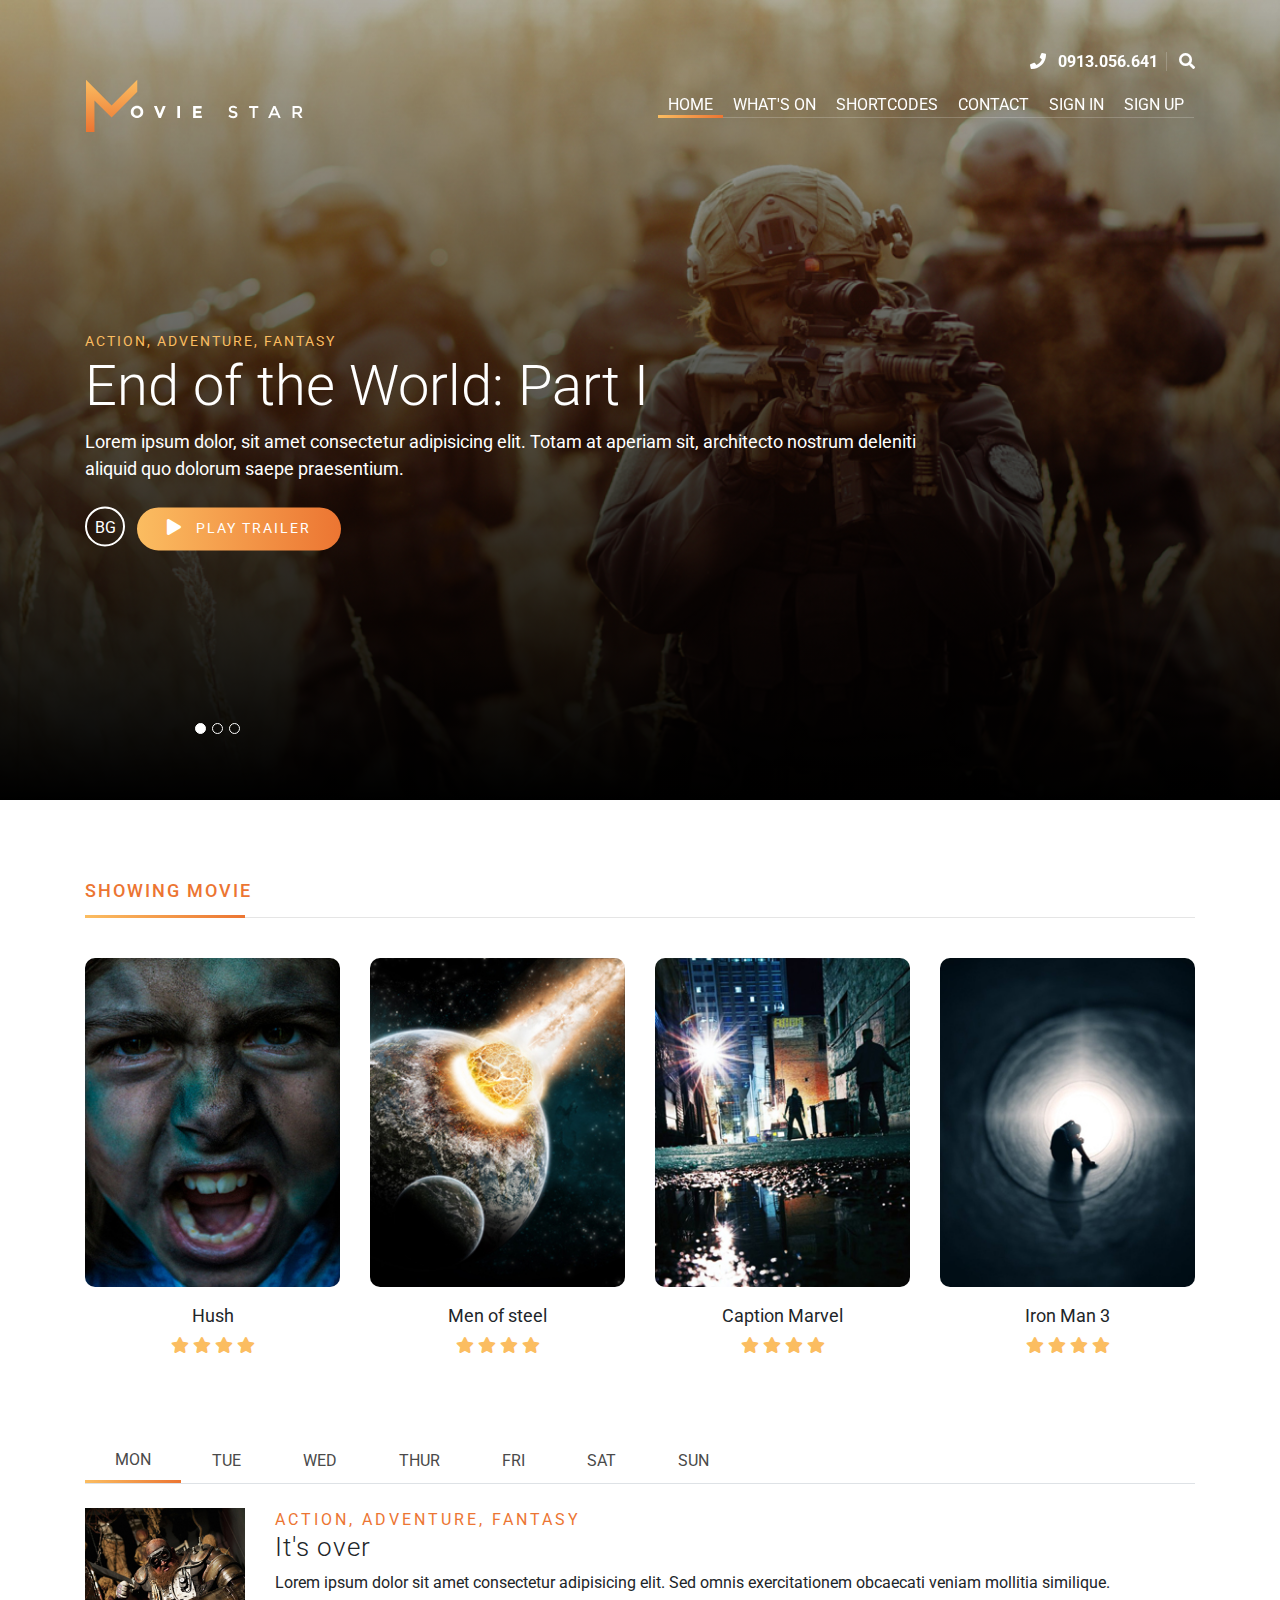
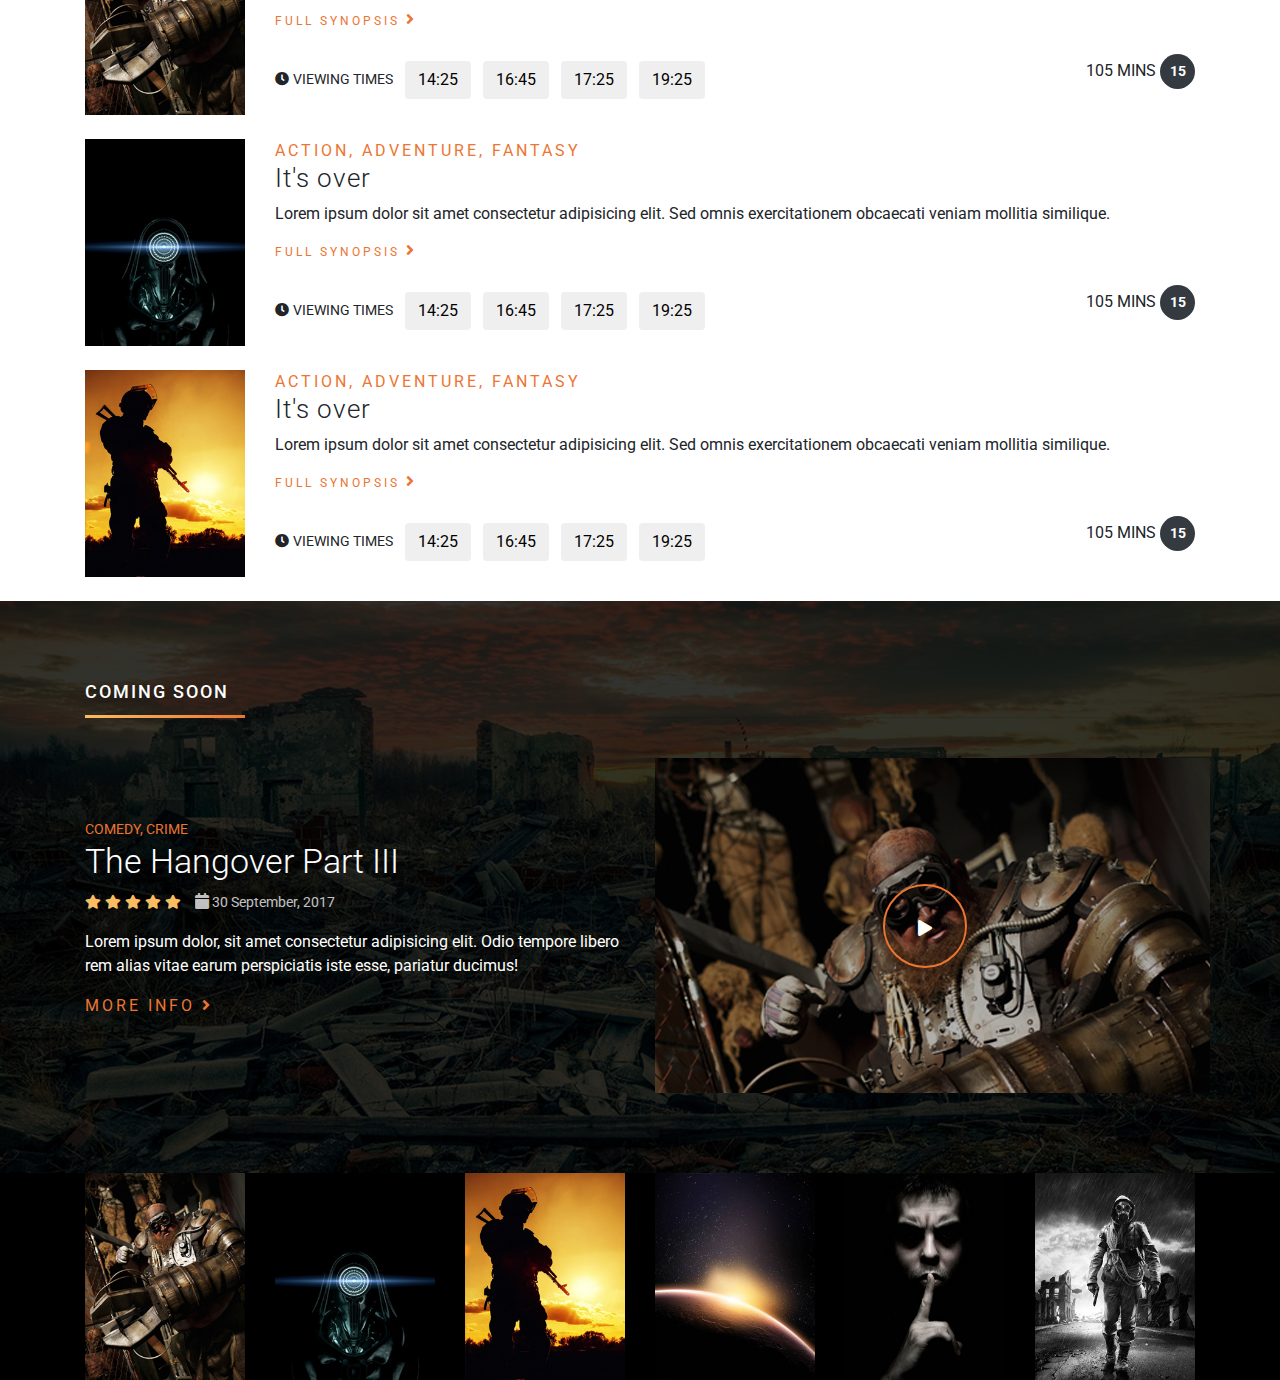
<file: Project-CyberMovie/index.html>
<!DOCTYPE html>
<html lang="en">

<head>
    <meta charset="UTF-8">
    <meta name="viewport" content="width=device-width, initial-scale=1.0">
    <title>CyberMovie</title>
    <!-- BOOTSTRAP -->
    <link rel="stylesheet" href="https://maxcdn.bootstrapcdn.com/bootstrap/4.0.0/css/bootstrap.min.css"
        integrity="sha384-Gn5384xqQ1aoWXA+058RXPxPg6fy4IWvTNh0E263XmFcJlSAwiGgFAW/dAiS6JXm" crossorigin="anonymous">
    <!-- FONT GOOGLE -->
    <link href="https://fonts.googleapis.com/css2?family=Roboto:wght@300;400;700&display=swap" rel="stylesheet">
    <!-- FONT AWESOME -->
    <link rel="stylesheet" href="https://cdnjs.cloudflare.com/ajax/libs/font-awesome/5.14.0/css/all.min.css">
    <!-- MAIN CSS -->
    <link rel="stylesheet" href="./css/index.css">
</head>

<body>
    <!-- HEADER -->
    <header class="header">
        <div class="container header-detail">
            <p class="text-right text-white mb-0">
                <i class="fa fa-phone"></i>
                <span class="mx-2 border-right pr-2 font-weight-bold">0913.056.641</span>
                <i class="fa fa-search"></i>
            </p>
        </div>
        <nav class="container navbar navbar-expand-lg navbar-dark header__navbar py-0">
            <a class="navbar-brand" href="#">
                <img src="./img/logo.svg">
            </a>
            <button class="navbar-toggler" type="button" data-toggle="collapse" data-target="#myNavbar"
                aria-controls="navbarSupportedContent" aria-expanded="false" aria-label="Toggle navigation">
                <span class="navbar-toggler-icon"></span>
            </button>
            <div class="collapse navbar-collapse" id="myNavbar">
                <ul class="navbar-nav ml-auto">
                    <li class="nav-item line active">
                        <a class="nav-link " href="#">HOME <span class="sr-only">(current)</span></a>
                    </li>
                    <li class="nav-item line">
                        <a class="nav-link " href="#">WHAT'S ON</a>
                    </li>
                    <li class="nav-item line">
                        <a class="nav-link" href="#">SHORTCODES</a>
                    </li>
                    <li class="nav-item line">
                        <a class="nav-link " href="#">CONTACT</a>
                    </li>
                    <li class="nav-item line">
                        <a class="nav-link " href="#">SIGN IN</a>
                    </li>
                    <li class="nav-item line">
                        <a class="nav-link " href="#">SIGN UP</a>
                    </li>
                </ul>
            </div>
        </nav>
    </header>
    <!-- CAROUSEL -->
    <section class="my-carousel">
        <div id="carousel" class="carousel slide carousel-fade" data-ride="carousel">
            <ol class="carousel-indicators justify-content-start">
                <li data-target="#carousel" data-slide-to="0" class="active"></li>
                <li data-target="#carousel" data-slide-to="1"></li>
                <li data-target="#carousel" data-slide-to="2"></li>
            </ol>
            <div class="carousel-inner">
                <div class="carousel-item active item-1">
                    <div class="carousel-item__overlay">

                    </div>
                    <div class="container carousel-item__caption text-white">
                        <span class="title">ACTION, ADVENTURE, FANTASY</span>
                        <h1 class="display-4">End of the World: Part I</h1>
                        <p>Lorem ipsum dolor, sit amet consectetur adipisicing elit. Totam at aperiam sit, architecto
                            nostrum deleniti aliquid quo dolorum saepe praesentium.</p>
                        <div class="carousel-item__trailer mt-4">
                            <span class="mr-2 text-white d-inline-block rounded-circle text-center">BG</span>
                            <button class="btn-orange border-0 text-white">
                                <i class="fa fa-play mr-2"></i>
                                PLAY TRAILER
                            </button>
                        </div>
                    </div>
                </div>
                <div class="carousel-item item-2">
                    <div class="carousel-item__overlay">

                    </div>
                    <div class="container carousel-item__caption text-white">
                        <span class="title">ACTION, ADVENTURE, FANTASY</span>
                        <h1 class="display-4">End of the World: Part II</h1>
                        <p>Lorem ipsum dolor, sit amet consectetur adipisicing elit. Totam at aperiam sit, architecto
                            nostrum deleniti aliquid quo dolorum saepe praesentium.</p>
                        <div class="carousel-item__trailer mt-4">
                            <span class="mr-2 text-white d-inline-block rounded-circle text-center">BG</span>
                            <button class="btn-orange border-0 text-white">
                                <i class="fa fa-play mr-2"></i>
                                PLAY TRAILER
                            </button>
                        </div>
                    </div>
                </div>
                <div class="carousel-item item-3">
                    <div class="carousel-item__overlay">

                    </div>
                    <div class="container carousel-item__caption text-white">
                        <span class="title">ACTION, ADVENTURE, FANTASY</span>
                        <h1 class="display-4">End of the World: Part III</h1>
                        <p>Lorem ipsum dolor, sit amet consectetur adipisicing elit. Totam at aperiam sit, architecto
                            nostrum deleniti aliquid quo dolorum saepe praesentium.</p>
                        <div class="carousel-item__trailer mt-4">
                            <span class="mr-2 text-white d-inline-block rounded-circle text-center">BG</span>
                            <button class="btn-orange border-0 text-white">
                                <i class="fa fa-play mr-2"></i>
                                PLAY TRAILER
                            </button>
                        </div>
                    </div>
                </div>
            </div>
        </div>
    </section>
    <!-- SHOWING MOVIE -->
    <section class="movie">
        <div class="container">
            <h1 class="movie__title line section-title">SHOWING MOVIE</h1>
            <div class="row">
                <div class="col-sm-6 col-lg-3 text-center">
                    <div class="movie__item text-white">
                        <img src="./img/movie-1.jpg" class="w-100">
                        <div class="movie__overlay"></div>
                        <div class="movie__detail">
                            <i class="fa fa-play d-block"></i>
                            <a class="d-block">READ MORE</a>
                            <span class="d-block">Released: 7, March 2017</span>
                        </div>
                    </div>
                    <p class="movie__name">Hush</p>
                    <i class="fa fa-star movie__star"></i>
                    <i class="fa fa-star movie__star"></i>
                    <i class="fa fa-star movie__star"></i>
                    <i class="fa fa-star movie__star"></i>
                </div>
                <div class="col-sm-6 col-lg-3 text-center">
                    <div class="movie__item text-white">
                        <img src="./img/movie-2.jpg" class="w-100">
                        <div class="movie__overlay"></div>
                        <div class="movie__detail">
                            <i class="fa fa-play d-block"></i>
                            <a class="d-block">READ MORE</a>
                            <span class="d-block">Released: 7, March 2017</span>
                        </div>
                    </div>
                    <p class="movie__name">Men of steel</p>
                    <i class="fa fa-star movie__star"></i>
                    <i class="fa fa-star movie__star"></i>
                    <i class="fa fa-star movie__star"></i>
                    <i class="fa fa-star movie__star"></i>
                </div>
                <div class="col-sm-6 col-lg-3 text-center">
                    <div class="movie__item text-white">
                        <img src="./img/movie-3.jpg" class="w-100">
                        <div class="movie__overlay"></div>
                        <div class="movie__detail">
                            <i class="fa fa-play d-block"></i>
                            <a class="d-block">READ MORE</a>
                            <span class="d-block">Released: 7, March 2017</span>
                        </div>
                    </div>
                    <p class="movie__name">Caption Marvel</p>
                    <i class="fa fa-star movie__star"></i>
                    <i class="fa fa-star movie__star"></i>
                    <i class="fa fa-star movie__star"></i>
                    <i class="fa fa-star movie__star"></i>
                </div>
                <div class="col-sm-6 col-lg-3 text-center">
                    <div class="movie__item text-white">
                        <img src="./img/movie-4.jpg" class="w-100">
                        <div class="movie__overlay"></div>
                        <div class="movie__detail">
                            <i class="fa fa-play d-block"></i>
                            <a class="d-block">READ MORE</a>
                            <span class="d-block">Released: 7, March 2017</span>
                        </div>
                    </div>
                    <p class="movie__name">Iron Man 3</p>
                    <i class="fa fa-star movie__star"></i>
                    <i class="fa fa-star movie__star"></i>
                    <i class="fa fa-star movie__star"></i>
                    <i class="fa fa-star movie__star"></i>
                </div>
            </div>
        </div>
    </section>
    <!-- SHOWING TIME -->
    <section class="showtime">
        <div class="container">
            <ul class="nav nav-tabs" id="myTab" role="tablist">
                <li class="nav-item" role="presentation">
                    <a class="nav-link line active" id="home-tab" data-toggle="tab" href="#mon" role="tab">MON</a>
                </li>
                <li class="nav-item" role="presentation">
                    <a class="nav-link line" id="home-tab" data-toggle="tab" href="#tue" role="tab">TUE</a>
                </li>
                <li class="nav-item" role="presentation">
                    <a class="nav-link line" id="home-tab" data-toggle="tab" href="#wed" role="tab">WED</a>
                </li>
                <li class="nav-item" role="presentation">
                    <a class="nav-link line" id="home-tab" data-toggle="tab" href="#thur" role="tab">THUR</a>
                </li>
                <li class="nav-item" role="presentation">
                    <a class="nav-link line" id="home-tab" data-toggle="tab" href="#fri" role="tab">FRI</a>
                </li>
                <li class="nav-item" role="presentation">
                    <a class="nav-link line" id="home-tab" data-toggle="tab" href="#sat" role="tab">SAT</a>
                </li>
                <li class="nav-item" role="presentation">
                    <a class="nav-link line" id="home-tab" data-toggle="tab" href="#sun" role="tab">SUN</a>
                </li>

            </ul>
            <div class="tab-content" id="myTabContent">
                <div class="tab-pane fade show active" id="mon" role="tabpanel">
                    <div class="row showtime-movie my-4">
                        <div class="col-2">
                            <img src="./img/movie-11.jpg" class="img-fluid">
                        </div>
                        <div class="col-10">
                            <div class="showtime-detail ">
                                <span>ACTION, ADVENTURE, FANTASY</span>
                                <h1 class="display-4">It's over</h1>
                                <p>Lorem ipsum dolor sit amet consectetur adipisicing elit. Sed omnis exercitationem
                                    obcaecati veniam mollitia similique.</p>
                                <a href="#" class="d-block mb-4">
                                    FULL SYNOPSIS
                                    <i class="fa fa-angle-right"></i>
                                </a>
                                <div class="showtime-list d-flex justify-content-between align-items-center">
                                    <div class="">
                                        <i class="fa fa-clock"></i>
                                        <span class="mr-2">VIEWING TIMES</span>
                                        <button class="btn mr-2">14:25</button>
                                        <button class="btn mr-2">16:45</button>
                                        <button class="btn mr-2">17:25</button>
                                        <button class="btn mr-2">19:25</button>
                                    </div>
                                    <p class="showtime-length">
                                        105 MINS
                                        <span class="d-inline-block bg-dark text-white font-weight-bold">15</span>
                                    </p>
                                </div>
                            </div>
                        </div>
                    </div>
                    <div class="row showtime-movie my-4">
                        <div class="col-2">
                            <img src="./img/movie-12.jpg" class="img-fluid">
                        </div>
                        <div class="col-10">
                            <div class="showtime-detail ">
                                <span>ACTION, ADVENTURE, FANTASY</span>
                                <h1 class="display-4">It's over</h1>
                                <p>Lorem ipsum dolor sit amet consectetur adipisicing elit. Sed omnis exercitationem
                                    obcaecati veniam mollitia similique.</p>
                                <a href="#" class="d-block mb-4">
                                    FULL SYNOPSIS
                                    <i class="fa fa-angle-right"></i>
                                </a>
                                <div class="showtime-list d-flex justify-content-between align-items-center">
                                    <div class="">
                                        <i class="fa fa-clock"></i>
                                        <span class="mr-2">VIEWING TIMES</span>
                                        <button class="btn mr-2">14:25</button>
                                        <button class="btn mr-2">16:45</button>
                                        <button class="btn mr-2">17:25</button>
                                        <button class="btn mr-2">19:25</button>
                                    </div>
                                    <p class="showtime-length">
                                        105 MINS
                                        <span class="d-inline-block bg-dark text-white font-weight-bold">15</span>
                                    </p>
                                </div>
                            </div>
                        </div>
                    </div>
                    <div class="row showtime-movie my-4">
                        <div class="col-2">
                            <img src="./img/movie-13.jpg" class="img-fluid">
                        </div>
                        <div class="col-10">
                            <div class="showtime-detail ">
                                <span>ACTION, ADVENTURE, FANTASY</span>
                                <h1 class="display-4">It's over</h1>
                                <p>Lorem ipsum dolor sit amet consectetur adipisicing elit. Sed omnis exercitationem
                                    obcaecati veniam mollitia similique.</p>
                                <a href="#" class="d-block mb-4">
                                    FULL SYNOPSIS
                                    <i class="fa fa-angle-right"></i>
                                </a>
                                <div class="showtime-list d-flex justify-content-between align-items-center">
                                    <div class="">
                                        <i class="fa fa-clock"></i>
                                        <span class="mr-2">VIEWING TIMES</span>
                                        <button class="btn mr-2">14:25</button>
                                        <button class="btn mr-2">16:45</button>
                                        <button class="btn mr-2">17:25</button>
                                        <button class="btn mr-2">19:25</button>
                                    </div>
                                    <p class="showtime-length">
                                        105 MINS
                                        <span class="d-inline-block bg-dark text-white font-weight-bold">15</span>
                                    </p>
                                </div>
                            </div>
                        </div>
                    </div>
                </div>
                <div class="tab-pane fade " id="tue" role="tabpanel">
                    <div class="row showtime-movie my-4">
                        <div class="col-2">
                            <img src="./img/movie-3.jpg" class="img-fluid">
                        </div>
                        <div class="col-10">
                            <div class="showtime-detail ">
                                <span>ACTION, ADVENTURE, FANTASY</span>
                                <h1 class="display-4">It's over</h1>
                                <p>Lorem ipsum dolor sit amet consectetur adipisicing elit. Sed omnis exercitationem
                                    obcaecati veniam mollitia similique.</p>
                                <a href="#" class="d-block mb-4">
                                    FULL SYNOPSIS
                                    <i class="fa fa-angle-right"></i>
                                </a>
                                <div class="showtime-list d-flex justify-content-between align-items-center">
                                    <div class="">
                                        <i class="fa fa-clock"></i>
                                        <span class="mr-2">VIEWING TIMES</span>
                                        <button class="btn mr-2">14:25</button>
                                        <button class="btn mr-2">16:45</button>
                                        <button class="btn mr-2">17:25</button>
                                        <button class="btn mr-2">19:25</button>
                                    </div>
                                    <p class="showtime-length">
                                        105 MINS
                                        <span class="d-inline-block bg-dark text-white font-weight-bold">15</span>
                                    </p>
                                </div>
                            </div>
                        </div>
                    </div>
                    <div class="row showtime-movie my-4">
                        <div class="col-2">
                            <img src="./img/movie-2.jpg" class="img-fluid">
                        </div>
                        <div class="col-10">
                            <div class="showtime-detail ">
                                <span>ACTION, ADVENTURE, FANTASY</span>
                                <h1 class="display-4">It's over</h1>
                                <p>Lorem ipsum dolor sit amet consectetur adipisicing elit. Sed omnis exercitationem
                                    obcaecati veniam mollitia similique.</p>
                                <a href="#" class="d-block mb-4">
                                    FULL SYNOPSIS
                                    <i class="fa fa-angle-right"></i>
                                </a>
                                <div class="showtime-list d-flex justify-content-between align-items-center">
                                    <div class="">
                                        <i class="fa fa-clock"></i>
                                        <span class="mr-2">VIEWING TIMES</span>
                                        <button class="btn mr-2">14:25</button>
                                        <button class="btn mr-2">16:45</button>
                                        <button class="btn mr-2">17:25</button>
                                        <button class="btn mr-2">19:25</button>
                                    </div>
                                    <p class="showtime-length">
                                        105 MINS
                                        <span class="d-inline-block bg-dark text-white font-weight-bold">15</span>
                                    </p>
                                </div>
                            </div>
                        </div>
                    </div>
                    <div class="row showtime-movie my-4">
                        <div class="col-2">
                            <img src="./img/movie-1.jpg" class="img-fluid">
                        </div>
                        <div class="col-10">
                            <div class="showtime-detail ">
                                <span>ACTION, ADVENTURE, FANTASY</span>
                                <h1 class="display-4">It's over</h1>
                                <p>Lorem ipsum dolor sit amet consectetur adipisicing elit. Sed omnis exercitationem
                                    obcaecati veniam mollitia similique.</p>
                                <a href="#" class="d-block mb-4">
                                    FULL SYNOPSIS
                                    <i class="fa fa-angle-right"></i>
                                </a>
                                <div class="showtime-list d-flex justify-content-between align-items-center">
                                    <div class="">
                                        <i class="fa fa-clock"></i>
                                        <span class="mr-2">VIEWING TIMES</span>
                                        <button class="btn mr-2">14:25</button>
                                        <button class="btn mr-2">16:45</button>
                                        <button class="btn mr-2">17:25</button>
                                        <button class="btn mr-2">19:25</button>
                                    </div>
                                    <p class="showtime-length">
                                        105 MINS
                                        <span class="d-inline-block bg-dark text-white font-weight-bold">15</span>
                                    </p>
                                </div>
                            </div>
                        </div>
                    </div>
                </div>
                <div class="tab-pane fade " id="wed" role="tabpanel">
                    <div class="row showtime-movie my-4">
                        <div class="col-2">
                            <img src="./img/movie-6.jpg" class="img-fluid">
                        </div>
                        <div class="col-10">
                            <div class="showtime-detail ">
                                <span>ACTION, ADVENTURE, FANTASY</span>
                                <h1 class="display-4">It's over</h1>
                                <p>Lorem ipsum dolor sit amet consectetur adipisicing elit. Sed omnis exercitationem
                                    obcaecati veniam mollitia similique.</p>
                                <a href="#" class="d-block mb-4">
                                    FULL SYNOPSIS
                                    <i class="fa fa-angle-right"></i>
                                </a>
                                <div class="showtime-list d-flex justify-content-between align-items-center">
                                    <div class="">
                                        <i class="fa fa-clock"></i>
                                        <span class="mr-2">VIEWING TIMES</span>
                                        <button class="btn mr-2">14:25</button>
                                        <button class="btn mr-2">16:45</button>
                                        <button class="btn mr-2">17:25</button>
                                        <button class="btn mr-2">19:25</button>
                                    </div>
                                    <p class="showtime-length">
                                        105 MINS
                                        <span class="d-inline-block bg-dark text-white font-weight-bold">15</span>
                                    </p>
                                </div>
                            </div>
                        </div>
                    </div>
                    <div class="row showtime-movie my-4">
                        <div class="col-2">
                            <img src="./img/movie-5.jpg" class="img-fluid">
                        </div>
                        <div class="col-10">
                            <div class="showtime-detail ">
                                <span>ACTION, ADVENTURE, FANTASY</span>
                                <h1 class="display-4">It's over</h1>
                                <p>Lorem ipsum dolor sit amet consectetur adipisicing elit. Sed omnis exercitationem
                                    obcaecati veniam mollitia similique.</p>
                                <a href="#" class="d-block mb-4">
                                    FULL SYNOPSIS
                                    <i class="fa fa-angle-right"></i>
                                </a>
                                <div class="showtime-list d-flex justify-content-between align-items-center">
                                    <div class="">
                                        <i class="fa fa-clock"></i>
                                        <span class="mr-2">VIEWING TIMES</span>
                                        <button class="btn mr-2">14:25</button>
                                        <button class="btn mr-2">16:45</button>
                                        <button class="btn mr-2">17:25</button>
                                        <button class="btn mr-2">19:25</button>
                                    </div>
                                    <p class="showtime-length">
                                        105 MINS
                                        <span class="d-inline-block bg-dark text-white font-weight-bold">15</span>
                                    </p>
                                </div>
                            </div>
                        </div>
                    </div>
                    <div class="row showtime-movie my-4">
                        <div class="col-2">
                            <img src="./img/movie-4.jpg" class="img-fluid">
                        </div>
                        <div class="col-10">
                            <div class="showtime-detail ">
                                <span>ACTION, ADVENTURE, FANTASY</span>
                                <h1 class="display-4">It's over</h1>
                                <p>Lorem ipsum dolor sit amet consectetur adipisicing elit. Sed omnis exercitationem
                                    obcaecati veniam mollitia similique.</p>
                                <a href="#" class="d-block mb-4">
                                    FULL SYNOPSIS
                                    <i class="fa fa-angle-right"></i>
                                </a>
                                <div class="showtime-list d-flex justify-content-between align-items-center">
                                    <div class="">
                                        <i class="fa fa-clock"></i>
                                        <span class="mr-2">VIEWING TIMES</span>
                                        <button class="btn mr-2">14:25</button>
                                        <button class="btn mr-2">16:45</button>
                                        <button class="btn mr-2">17:25</button>
                                        <button class="btn mr-2">19:25</button>
                                    </div>
                                    <p class="showtime-length">
                                        105 MINS
                                        <span class="d-inline-block bg-dark text-white font-weight-bold">15</span>
                                    </p>
                                </div>
                            </div>
                        </div>
                    </div>
                </div>
                <div class="tab-pane fade " id="thur" role="tabpanel">
                    <div class="row showtime-movie my-4">
                        <div class="col-2">
                            <img src="./img/movie-9.jpg" class="img-fluid">
                        </div>
                        <div class="col-10">
                            <div class="showtime-detail ">
                                <span>ACTION, ADVENTURE, FANTASY</span>
                                <h1 class="display-4">It's over</h1>
                                <p>Lorem ipsum dolor sit amet consectetur adipisicing elit. Sed omnis exercitationem
                                    obcaecati veniam mollitia similique.</p>
                                <a href="#" class="d-block mb-4">
                                    FULL SYNOPSIS
                                    <i class="fa fa-angle-right"></i>
                                </a>
                                <div class="showtime-list d-flex justify-content-between align-items-center">
                                    <div class="">
                                        <i class="fa fa-clock"></i>
                                        <span class="mr-2">VIEWING TIMES</span>
                                        <button class="btn mr-2">14:25</button>
                                        <button class="btn mr-2">16:45</button>
                                        <button class="btn mr-2">17:25</button>
                                        <button class="btn mr-2">19:25</button>
                                    </div>
                                    <p class="showtime-length">
                                        105 MINS
                                        <span class="d-inline-block bg-dark text-white font-weight-bold">15</span>
                                    </p>
                                </div>
                            </div>
                        </div>
                    </div>
                    <div class="row showtime-movie my-4">
                        <div class="col-2">
                            <img src="./img/movie-8.jpg" class="img-fluid">
                        </div>
                        <div class="col-10">
                            <div class="showtime-detail ">
                                <span>ACTION, ADVENTURE, FANTASY</span>
                                <h1 class="display-4">It's over</h1>
                                <p>Lorem ipsum dolor sit amet consectetur adipisicing elit. Sed omnis exercitationem
                                    obcaecati veniam mollitia similique.</p>
                                <a href="#" class="d-block mb-4">
                                    FULL SYNOPSIS
                                    <i class="fa fa-angle-right"></i>
                                </a>
                                <div class="showtime-list d-flex justify-content-between align-items-center">
                                    <div class="">
                                        <i class="fa fa-clock"></i>
                                        <span class="mr-2">VIEWING TIMES</span>
                                        <button class="btn mr-2">14:25</button>
                                        <button class="btn mr-2">16:45</button>
                                        <button class="btn mr-2">17:25</button>
                                        <button class="btn mr-2">19:25</button>
                                    </div>
                                    <p class="showtime-length">
                                        105 MINS
                                        <span class="d-inline-block bg-dark text-white font-weight-bold">15</span>
                                    </p>
                                </div>
                            </div>
                        </div>
                    </div>
                    <div class="row showtime-movie my-4">
                        <div class="col-2">
                            <img src="./img/movie-7.jpg" class="img-fluid">
                        </div>
                        <div class="col-10">
                            <div class="showtime-detail ">
                                <span>ACTION, ADVENTURE, FANTASY</span>
                                <h1 class="display-4">It's over</h1>
                                <p>Lorem ipsum dolor sit amet consectetur adipisicing elit. Sed omnis exercitationem
                                    obcaecati veniam mollitia similique.</p>
                                <a href="#" class="d-block mb-4">
                                    FULL SYNOPSIS
                                    <i class="fa fa-angle-right"></i>
                                </a>
                                <div class="showtime-list d-flex justify-content-between align-items-center">
                                    <div class="">
                                        <i class="fa fa-clock"></i>
                                        <span class="mr-2">VIEWING TIMES</span>
                                        <button class="btn mr-2">14:25</button>
                                        <button class="btn mr-2">16:45</button>
                                        <button class="btn mr-2">17:25</button>
                                        <button class="btn mr-2">19:25</button>
                                    </div>
                                    <p class="showtime-length">
                                        105 MINS
                                        <span class="d-inline-block bg-dark text-white font-weight-bold">15</span>
                                    </p>
                                </div>
                            </div>
                        </div>
                    </div>
                </div>
                <div class="tab-pane fade " id="fri" role="tabpanel">
                    <div class="row showtime-movie my-4">
                        <div class="col-2">
                            <img src="./img/movie-14.jpg" class="img-fluid">
                        </div>
                        <div class="col-10">
                            <div class="showtime-detail ">
                                <span>ACTION, ADVENTURE, FANTASY</span>
                                <h1 class="display-4">It's over</h1>
                                <p>Lorem ipsum dolor sit amet consectetur adipisicing elit. Sed omnis exercitationem
                                    obcaecati veniam mollitia similique.</p>
                                <a href="#" class="d-block mb-4">
                                    FULL SYNOPSIS
                                    <i class="fa fa-angle-right"></i>
                                </a>
                                <div class="showtime-list d-flex justify-content-between align-items-center">
                                    <div class="">
                                        <i class="fa fa-clock"></i>
                                        <span class="mr-2">VIEWING TIMES</span>
                                        <button class="btn mr-2">14:25</button>
                                        <button class="btn mr-2">16:45</button>
                                        <button class="btn mr-2">17:25</button>
                                        <button class="btn mr-2">19:25</button>
                                    </div>
                                    <p class="showtime-length">
                                        105 MINS
                                        <span class="d-inline-block bg-dark text-white font-weight-bold">15</span>
                                    </p>
                                </div>
                            </div>
                        </div>
                    </div>
                    <div class="row showtime-movie my-4">
                        <div class="col-2">
                            <img src="./img/movie-11.jpg" class="img-fluid">
                        </div>
                        <div class="col-10">
                            <div class="showtime-detail ">
                                <span>ACTION, ADVENTURE, FANTASY</span>
                                <h1 class="display-4">It's over</h1>
                                <p>Lorem ipsum dolor sit amet consectetur adipisicing elit. Sed omnis exercitationem
                                    obcaecati veniam mollitia similique.</p>
                                <a href="#" class="d-block mb-4">
                                    FULL SYNOPSIS
                                    <i class="fa fa-angle-right"></i>
                                </a>
                                <div class="showtime-list d-flex justify-content-between align-items-center">
                                    <div class="">
                                        <i class="fa fa-clock"></i>
                                        <span class="mr-2">VIEWING TIMES</span>
                                        <button class="btn mr-2">14:25</button>
                                        <button class="btn mr-2">16:45</button>
                                        <button class="btn mr-2">17:25</button>
                                        <button class="btn mr-2">19:25</button>
                                    </div>
                                    <p class="showtime-length">
                                        105 MINS
                                        <span class="d-inline-block bg-dark text-white font-weight-bold">15</span>
                                    </p>
                                </div>
                            </div>
                        </div>
                    </div>
                    <div class="row showtime-movie my-4">
                        <div class="col-2">
                            <img src="./img/movie-3.jpg" class="img-fluid">
                        </div>
                        <div class="col-10">
                            <div class="showtime-detail ">
                                <span>ACTION, ADVENTURE, FANTASY</span>
                                <h1 class="display-4">It's over</h1>
                                <p>Lorem ipsum dolor sit amet consectetur adipisicing elit. Sed omnis exercitationem
                                    obcaecati veniam mollitia similique.</p>
                                <a href="#" class="d-block mb-4">
                                    FULL SYNOPSIS
                                    <i class="fa fa-angle-right"></i>
                                </a>
                                <div class="showtime-list d-flex justify-content-between align-items-center">
                                    <div class="">
                                        <i class="fa fa-clock"></i>
                                        <span class="mr-2">VIEWING TIMES</span>
                                        <button class="btn mr-2">14:25</button>
                                        <button class="btn mr-2">16:45</button>
                                        <button class="btn mr-2">17:25</button>
                                        <button class="btn mr-2">19:25</button>
                                    </div>
                                    <p class="showtime-length">
                                        105 MINS
                                        <span class="d-inline-block bg-dark text-white font-weight-bold">15</span>
                                    </p>
                                </div>
                            </div>
                        </div>
                    </div>
                </div>
                <div class="tab-pane fade " id="sat" role="tabpanel">
                    <div class="row showtime-movie my-4">
                        <div class="col-2">
                            <img src="./img/movie-11.jpg" class="img-fluid">
                        </div>
                        <div class="col-10">
                            <div class="showtime-detail ">
                                <span>ACTION, ADVENTURE, FANTASY</span>
                                <h1 class="display-4">It's over</h1>
                                <p>Lorem ipsum dolor sit amet consectetur adipisicing elit. Sed omnis exercitationem
                                    obcaecati veniam mollitia similique.</p>
                                <a href="#" class="d-block mb-4">
                                    FULL SYNOPSIS
                                    <i class="fa fa-angle-right"></i>
                                </a>
                                <div class="showtime-list d-flex justify-content-between align-items-center">
                                    <div class="">
                                        <i class="fa fa-clock"></i>
                                        <span class="mr-2">VIEWING TIMES</span>
                                        <button class="btn mr-2">14:25</button>
                                        <button class="btn mr-2">16:45</button>
                                        <button class="btn mr-2">17:25</button>
                                        <button class="btn mr-2">19:25</button>
                                    </div>
                                    <p class="showtime-length">
                                        105 MINS
                                        <span class="d-inline-block bg-dark text-white font-weight-bold">15</span>
                                    </p>
                                </div>
                            </div>
                        </div>
                    </div>
                    <div class="row showtime-movie my-4">
                        <div class="col-2">
                            <img src="./img/movie-1.jpg" class="img-fluid">
                        </div>
                        <div class="col-10">
                            <div class="showtime-detail ">
                                <span>ACTION, ADVENTURE, FANTASY</span>
                                <h1 class="display-4">It's over</h1>
                                <p>Lorem ipsum dolor sit amet consectetur adipisicing elit. Sed omnis exercitationem
                                    obcaecati veniam mollitia similique.</p>
                                <a href="#" class="d-block mb-4">
                                    FULL SYNOPSIS
                                    <i class="fa fa-angle-right"></i>
                                </a>
                                <div class="showtime-list d-flex justify-content-between align-items-center">
                                    <div class="">
                                        <i class="fa fa-clock"></i>
                                        <span class="mr-2">VIEWING TIMES</span>
                                        <button class="btn mr-2">14:25</button>
                                        <button class="btn mr-2">16:45</button>
                                        <button class="btn mr-2">17:25</button>
                                        <button class="btn mr-2">19:25</button>
                                    </div>
                                    <p class="showtime-length">
                                        105 MINS
                                        <span class="d-inline-block bg-dark text-white font-weight-bold">15</span>
                                    </p>
                                </div>
                            </div>
                        </div>
                    </div>
                    <div class="row showtime-movie my-4">
                        <div class="col-2">
                            <img src="./img/movie-13.jpg" class="img-fluid">
                        </div>
                        <div class="col-10">
                            <div class="showtime-detail ">
                                <span>ACTION, ADVENTURE, FANTASY</span>
                                <h1 class="display-4">It's over</h1>
                                <p>Lorem ipsum dolor sit amet consectetur adipisicing elit. Sed omnis exercitationem
                                    obcaecati veniam mollitia similique.</p>
                                <a href="#" class="d-block mb-4">
                                    FULL SYNOPSIS
                                    <i class="fa fa-angle-right"></i>
                                </a>
                                <div class="showtime-list d-flex justify-content-between align-items-center">
                                    <div class="">
                                        <i class="fa fa-clock"></i>
                                        <span class="mr-2">VIEWING TIMES</span>
                                        <button class="btn mr-2">14:25</button>
                                        <button class="btn mr-2">16:45</button>
                                        <button class="btn mr-2">17:25</button>
                                        <button class="btn mr-2">19:25</button>
                                    </div>
                                    <p class="showtime-length">
                                        105 MINS
                                        <span class="d-inline-block bg-dark text-white font-weight-bold">15</span>
                                    </p>
                                </div>
                            </div>
                        </div>
                    </div>
                </div>
                <div class="tab-pane fade " id="sun" role="tabpanel">
                    <div class="row showtime-movie my-4">
                        <div class="col-2">
                            <img src="./img/movie-6.jpg" class="img-fluid">
                        </div>
                        <div class="col-10">
                            <div class="showtime-detail ">
                                <span>ACTION, ADVENTURE, FANTASY</span>
                                <h1 class="display-4">It's over</h1>
                                <p>Lorem ipsum dolor sit amet consectetur adipisicing elit. Sed omnis exercitationem
                                    obcaecati veniam mollitia similique.</p>
                                <a href="#" class="d-block mb-4">
                                    FULL SYNOPSIS
                                    <i class="fa fa-angle-right"></i>
                                </a>
                                <div class="showtime-list d-flex justify-content-between align-items-center">
                                    <div class="">
                                        <i class="fa fa-clock"></i>
                                        <span class="mr-2">VIEWING TIMES</span>
                                        <button class="btn mr-2">14:25</button>
                                        <button class="btn mr-2">16:45</button>
                                        <button class="btn mr-2">17:25</button>
                                        <button class="btn mr-2">19:25</button>
                                    </div>
                                    <p class="showtime-length">
                                        105 MINS
                                        <span class="d-inline-block bg-dark text-white font-weight-bold">15</span>
                                    </p>
                                </div>
                            </div>
                        </div>
                    </div>
                    <div class="row showtime-movie my-4">
                        <div class="col-2">
                            <img src="./img/movie-9.jpg" class="img-fluid">
                        </div>
                        <div class="col-10">
                            <div class="showtime-detail ">
                                <span>ACTION, ADVENTURE, FANTASY</span>
                                <h1 class="display-4">It's over</h1>
                                <p>Lorem ipsum dolor sit amet consectetur adipisicing elit. Sed omnis exercitationem
                                    obcaecati veniam mollitia similique.</p>
                                <a href="#" class="d-block mb-4">
                                    FULL SYNOPSIS
                                    <i class="fa fa-angle-right"></i>
                                </a>
                                <div class="showtime-list d-flex justify-content-between align-items-center">
                                    <div class="">
                                        <i class="fa fa-clock"></i>
                                        <span class="mr-2">VIEWING TIMES</span>
                                        <button class="btn mr-2">14:25</button>
                                        <button class="btn mr-2">16:45</button>
                                        <button class="btn mr-2">17:25</button>
                                        <button class="btn mr-2">19:25</button>
                                    </div>
                                    <p class="showtime-length">
                                        105 MINS
                                        <span class="d-inline-block bg-dark text-white font-weight-bold">15</span>
                                    </p>
                                </div>
                            </div>
                        </div>
                    </div>
                    <div class="row showtime-movie my-4">
                        <div class="col-2">
                            <img src="./img/movie-7.jpg" class="img-fluid">
                        </div>
                        <div class="col-10">
                            <div class="showtime-detail ">
                                <span>ACTION, ADVENTURE, FANTASY</span>
                                <h1 class="display-4">It's over</h1>
                                <p>Lorem ipsum dolor sit amet consectetur adipisicing elit. Sed omnis exercitationem
                                    obcaecati veniam mollitia similique.</p>
                                <a href="#" class="d-block mb-4">
                                    FULL SYNOPSIS
                                    <i class="fa fa-angle-right"></i>
                                </a>
                                <div class="showtime-list d-flex justify-content-between align-items-center">
                                    <div class="">
                                        <i class="fa fa-clock"></i>
                                        <span class="mr-2">VIEWING TIMES</span>
                                        <button class="btn mr-2">14:25</button>
                                        <button class="btn mr-2">16:45</button>
                                        <button class="btn mr-2">17:25</button>
                                        <button class="btn mr-2">19:25</button>
                                    </div>
                                    <p class="showtime-length">
                                        105 MINS
                                        <span class="d-inline-block bg-dark text-white font-weight-bold">15</span>
                                    </p>
                                </div>
                            </div>
                        </div>
                    </div>
                </div>
            </div>
    </section>
    <!-- COMING SOON -->
    <section class="coming">
        <div class="coming-bg">
            <div class="container">
                <h1 class="section-title line">COMING SOON</h1>
                <div class="row">
                    <div class="col-6 d-flex align-items-center">
                        <div class="coming-detail text-white">
                            <span>COMEDY, CRIME</span>
                            <h1 class="display-4">The Hangover Part III</h1>
                            <p>
                                <i class="fa fa-star"></i>
                                <i class="fa fa-star"></i>
                                <i class="fa fa-star"></i>
                                <i class="fa fa-star"></i>
                                <i class="fa fa-star"></i>
                                <span class="coming-date">
                                    <i class="fa fa-calendar"></i>
                                    30 September, 2017
                                </span>
                            <p>Lorem ipsum dolor, sit amet consectetur adipisicing elit. Odio tempore libero rem alias
                                vitae earum perspiciatis iste esse, pariatur ducimus!</p>
                            <a href="#">MORE INFO <i class="fa fa-angle-right"></i></a>
                            </p>
                        </div>
                    </div>
                    <div class="col-6">
                        <div class="coming-trailer">
                            <img src="./img/slide-3-video.png">
                            <i class="fa fa-play"></i>
                        </div>
                    </div>
                </div>
            </div>
        </div>
        <div class="coming-list">
            <div class="container">
                <div class="row">
                    <div class="col-2">
                        <img src="./img/movie-11.jpg" class="img-fluid">
                    </div>
                    <div class="col-2">
                        <img src="./img/movie-12.jpg" class="img-fluid">
                    </div>
                    <div class="col-2">
                        <img src="./img/movie-13.jpg" class="img-fluid">
                    </div>
                    <div class="col-2">
                        <img src="./img/movie-14.jpg" class="img-fluid">
                    </div>
                    <div class="col-2">
                        <img src="./img/movie-7.jpg" class="img-fluid">
                    </div>
                    <div class="col-2">
                        <img src="./img/movie-8.jpg" class="img-fluid">
                    </div>
                </div>
            </div>
        </div>
    </section>
    <!-- CONTACT -->
    <sectiOn class="contact">

    </sectiOn>
    <!-- FOOTER -->
    <footer class="footer">

    </footer>
    <!-- JQUERY -->
    <script src="https://code.jquery.com/jquery-3.2.1.slim.min.js"
        integrity="sha384-KJ3o2DKtIkvYIK3UENzmM7KCkRr/rE9/Qpg6aAZGJwFDMVNA/GpGFF93hXpG5KkN"
        crossorigin="anonymous"></script>
    <!-- POPPER -->
    <script src="https://cdnjs.cloudflare.com/ajax/libs/popper.js/1.12.9/umd/popper.min.js"
        integrity="sha384-ApNbgh9B+Y1QKtv3Rn7W3mgPxhU9K/ScQsAP7hUibX39j7fakFPskvXusvfa0b4Q"
        crossorigin="anonymous"></script>
    <!-- BOOTSTRAP -->
    <script src="https://maxcdn.bootstrapcdn.com/bootstrap/4.0.0/js/bootstrap.min.js"
        integrity="sha384-JZR6Spejh4U02d8jOt6vLEHfe/JQGiRRSQQxSfFWpi1MquVdAyjUar5+76PVCmYl"
        crossorigin="anonymous"></script>
</body>

</html>
</file>
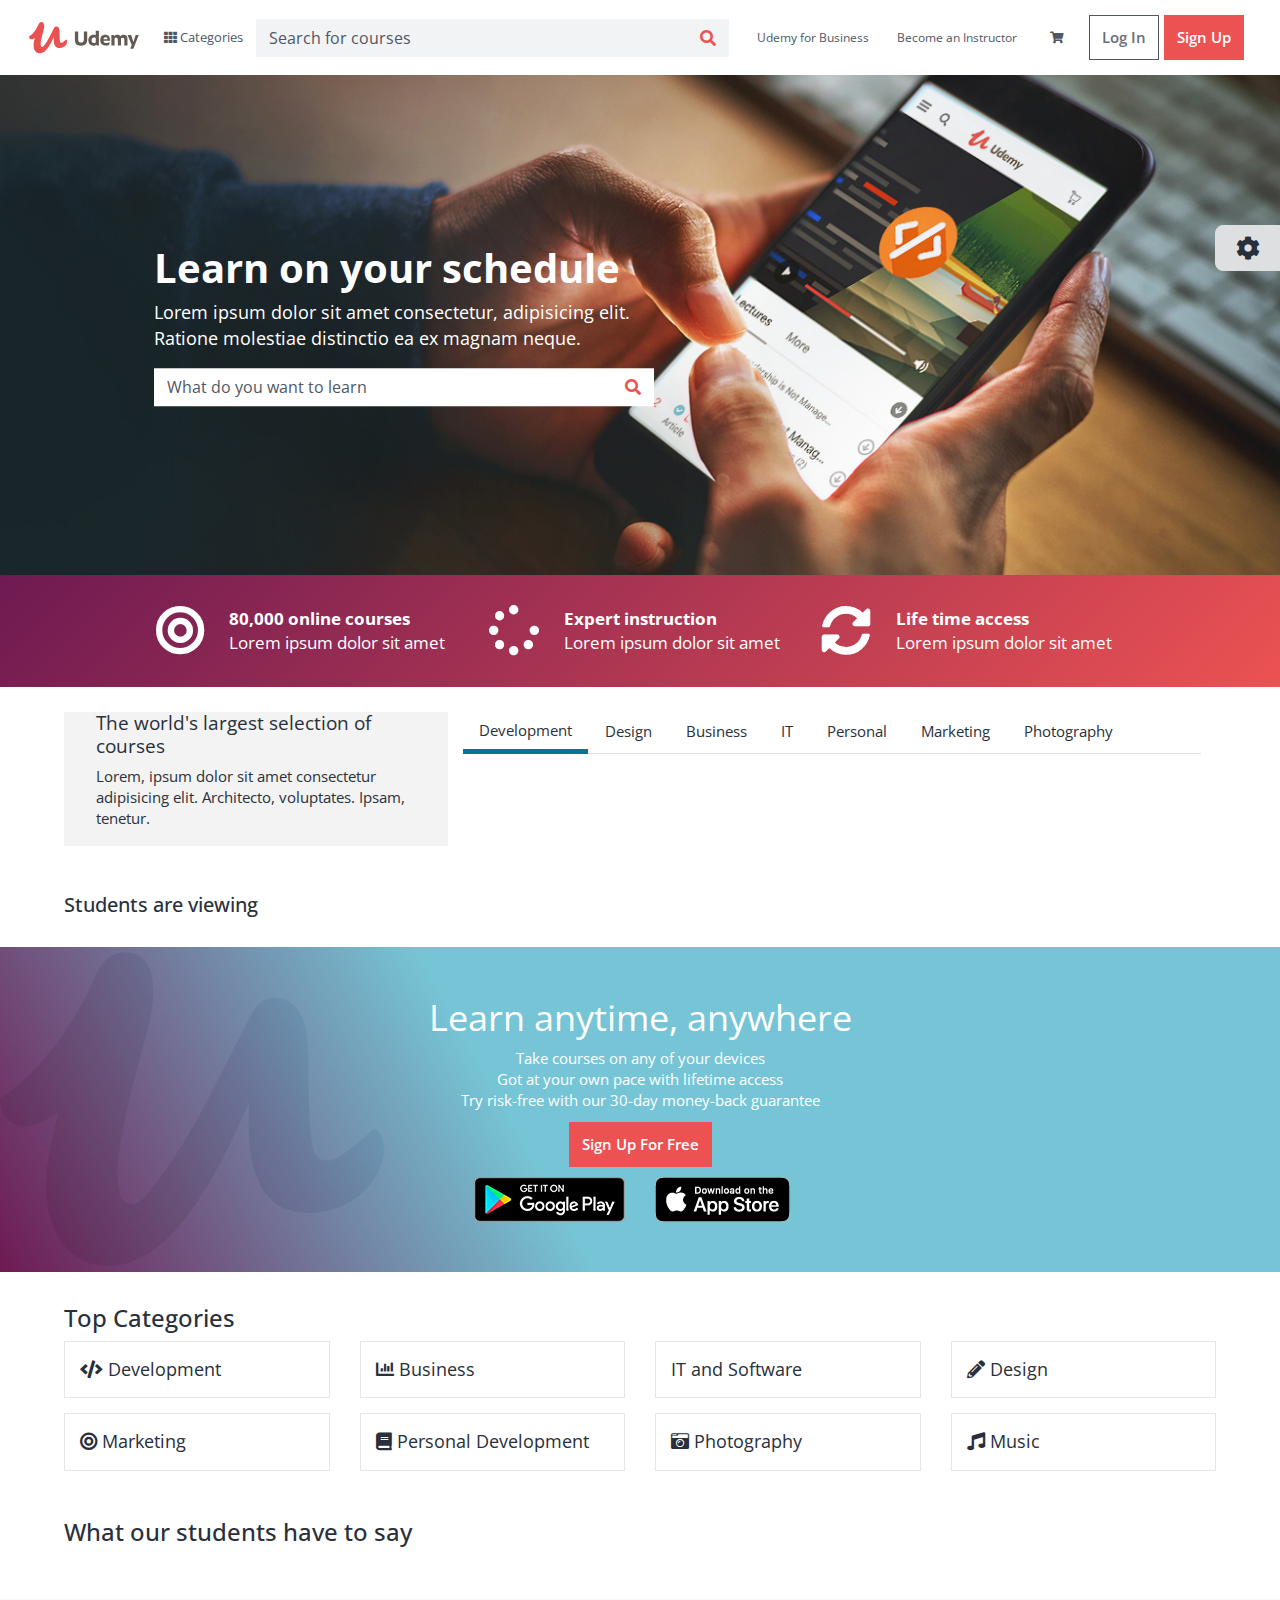
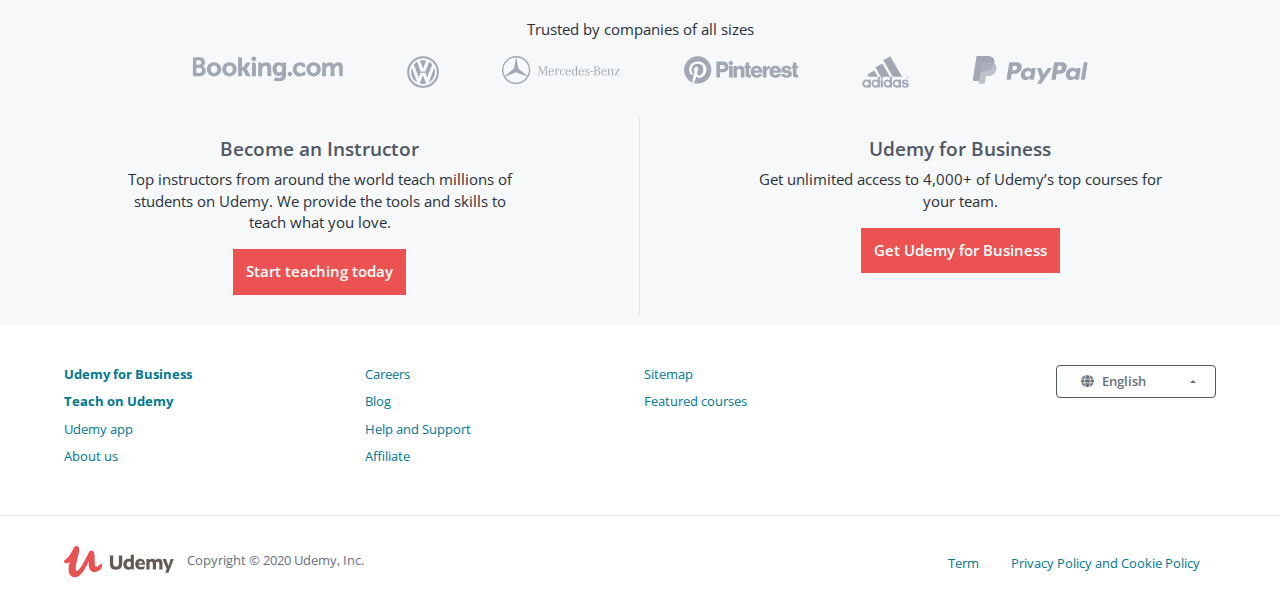
<file: HTML5-CSS3-BS4 Project/Elearning-SASS/index.html>
<!DOCTYPE html>
<html lang="en">

<head>
    <meta charset="UTF-8">
    <meta name="viewport" content="width=device-width, initial-scale=1.0">
    <title>Udemy Official Website</title>
    <!-- OWL CAROUSEL -->
    <link rel="stylesheet" href="./css/owl.carousel.min.css">
    <link rel="stylesheet" href="./css/owl.theme.default.min.css">
    <!-- BS4 CSS -->
    <link rel="stylesheet" href="https://stackpath.bootstrapcdn.com/bootstrap/4.5.2/css/bootstrap.min.css"
        integrity="sha384-JcKb8q3iqJ61gNV9KGb8thSsNjpSL0n8PARn9HuZOnIxN0hoP+VmmDGMN5t9UJ0Z" crossorigin="anonymous">
    <!-- FONT AWESOME -->
    <link rel="stylesheet" href="https://cdnjs.cloudflare.com/ajax/libs/font-awesome/5.14.0/css/all.min.css">
    <!-- FONT GG -->
    <link href="https://fonts.googleapis.com/css2?family=Open+Sans:wght@300;400;700&display=swap" rel="stylesheet">
    <!-- MAIN CSS -->
    <link rel="stylesheet" href="./css/main.css">
</head>

<body>
    <!-- SIDEBAR MINI -->
    <div class="sidebarMini">
        <button class="sidebarMini__button">
            <i class="fa fa-cog"></i>
        </button>
        <div class="sidebarMini__content">
            <h2>Dark Mode</h2>
            <div class="d-flex">
                <span>Off</span>
                <label class="switch" for="checkbox">
                    <input type="checkbox" name="" id="checkbox">
                    <div class="slider"></div>
                </label>
                <span>On</span>
            </div>
        </div>
    </div>
    <!-- HEADER -->
    <header>
        <nav class="myNavBar navbar navbar-expand-md navbar-light">
            <div class="d-md-none col-sm-2 col-3">
                <button class="navbar-toggler " type="button" data-toggle="collapse"
                    data-target="#navbarSupportedContent" aria-controls="navbarSupportedContent" aria-expanded="false"
                    aria-label="Toggle navigation">
                    <span class="navbar-toggler-icon"></span>
                </button>
            </div>
            <div class="col-xl-7 col-lg-9 col-md-8 col-sm-8 col-6 myNavBar__col">
                <div class="myNavBar__left">
                    <a class="navbar-brand" href="#">
                        <img class="logo-black" src="./img/logo-coral.svg" alt="logo black">
                        <img class="logo-white" src="./img/logo-coral-white.svg" alt="logo white">
                    </a>
                    <div class="myNavBar__categories">
                        <i class="fa fa-th"></i>
                        <span>Categories</span>
                    </div>
                    <form class="myNavBar__form-search">
                        <div class="input-group">
                            <input type="text" class="form-control" placeholder="Search for courses">
                            <div class="input-group-append">
                                <span class="input-group-text" id="basic-addon2">
                                    <i class="fa fa-search"></i>
                                </span>
                            </div>
                        </div>
                    </form>
                </div>
            </div>
            <div class="col-xl-5 col-lg-3 col-md-4 col-sm-2 col-3 myNavBar--reset">
                <div class="myNavBar__right">
                    <ul class="navbar-nav mr-auto">
                        <li class="nav-item business">
                            <a class="nav-link" href="#">Udemy for Business</a>
                            <div class="overlay">
                                <p>Lorem ipsum dolor, sit amet consectetur adipisicing elit. Dicta, in!</p>
                                <a href="#">Try Udemy For Business</a>
                            </div>
                        </li>
                        <li class="nav-item instructor">
                            <a class="nav-link" href="#">Become an Instructor</a>
                            <div class="overlay">
                                <p>Lorem ipsum dolor, sit amet consectetur adipisicing elit. Dicta, in!</p>
                                <a href="#">Try Udemy For Business</a>
                            </div>
                        </li>
                        <li class="nav-item myNavBar__cart text-center">
                            <a class="nav-link" href="#">
                                <i class="fa fa-shopping-cart"></i>
                            </a>
                        </li>
                        <li class="nav-item myNavBar__button">
                            <button class="button button--white">Log In</button>
                            <button class="button button--red">Sign Up</button>
                        </li>
                    </ul>
                </div>
            </div>




            </div>
        </nav>
    </header>
    <!-- COVER -->
    <section class="cover">
        <div class="cover__content">
            <h1>Learn on your schedule</h1>
            <p>Lorem ipsum dolor sit amet consectetur, adipisicing elit. Ratione molestiae distinctio ea ex magnam
                neque.</p>
            <form class="cover__form">
                <div class="input-group">
                    <input type="text" class="form-control" placeholder="What do you want to learn">
                    <div class="input-group-append">
                        <span class="input-group-text" id="basic-addon2">
                            <i class="fa fa-search"></i>
                        </span>
                    </div>
                </div>
            </form>
        </div>
    </section>
    <!-- INTRO -->
    <section class="intro">
        <div class="intro__content">
            <div class="row">
                <div class="col-4">
                    <div class="intro__item">
                        <div class="intro__icon">
                            <i class="fa fa-bullseye"></i>
                        </div>
                        <div class="intro__detail">
                            <p>80,000 online courses</p>
                            <p>Lorem ipsum dolor sit amet</p>
                        </div>
                    </div>
                </div>
                <div class="col-4">
                    <div class="intro__item">
                        <div class="intro__icon">
                            <i class="fa fa-spinner"></i>
                        </div>
                        <div class="intro__detail">
                            <p>Expert instruction</p>
                            <p>Lorem ipsum dolor sit amet</p>
                        </div>
                    </div>
                </div>
                <div class="col-4">
                    <div class="intro__item">
                        <div class="intro__icon">
                            <i class="fa fa-sync-alt"></i>
                        </div>
                        <div class="intro__detail">
                            <p>Life time access</p>
                            <p>Lorem ipsum dolor sit amet</p>
                        </div>
                    </div>
                </div>
            </div>
        </div>
    </section>
    <!-- COURSES -->
    <section class="courses">
        <div class="courses__content">
            <div class="row">
                <div class="col-xl-4 col-md-3 col-12 courses__left">
                    <div>
                        <h2>The world's largest selection of courses</h2>
                        <p>Lorem, ipsum dolor sit amet consectetur adipisicing elit. Architecto, voluptates. Ipsam,
                            tenetur.</p>
                    </div>
                </div>
                <div class="col-xl-8 col-md-9 col-12">
                    <ul class="nav nav-tabs" id="myTab" role="tablist">
                        <li class="nav-item" role="presentation">
                            <a class="nav-link active" id="development-tab" data-toggle="tab" href="#development"
                                role="tab">Development</a>
                        </li>
                        <li class="nav-item" role="presentation">
                            <a class="nav-link" id="design-tab" data-toggle="tab" href="#design" role="tab">Design</a>
                        </li>
                        <li class="nav-item" role="presentation">
                            <a class="nav-link" id="business-tab" data-toggle="tab" href="#business"
                                role="tab">Business</a>
                        </li>
                        <li class="nav-item" role="presentation">
                            <a class="nav-link" id="IT-tab" data-toggle="tab" href="#IT" role="tab">IT</a>
                        </li>
                        <li class="nav-item" role="presentation">
                            <a class="nav-link" id="personal-tab" data-toggle="tab" href="#personal"
                                role="tab">Personal</a>
                        </li>
                        <li class="nav-item" role="presentation">
                            <a class="nav-link" id="marketing-tab" data-toggle="tab" href="#marketing"
                                role="tab">Marketing</a>
                        </li>
                        <li class="nav-item" role="presentation">
                            <a class="nav-link" id="photography-tab" data-toggle="tab" href="#photography"
                                role="tab">Photography</a>
                        </li>
                    </ul>
                    <div class="tab-content" id="myTabContent">
                        <div class="tab-pane fade show active" id="development" role="tabpanel">
                            <div class="owl-carousel owl-theme courses__carousel">
                                <div class="card">
                                    <img src="./img/kh1.jpg" class="card-img-top" alt="kh1">
                                    <div class="card-body">
                                        <h5 class="card-title">The Ultimate MySQL Bootcamp: Go from SQL Beginner to
                                            Expert</h5>
                                        <p class="card-text">Colt Steele Ian Schoonover</p>
                                        <div class="card__star">
                                            <span>
                                                <i class="fa fa-star"></i>
                                                <i class="fa fa-star"></i>
                                                <i class="fa fa-star"></i>
                                                <i class="fa fa-star"></i>
                                                <i class="fa fa-star-half"></i>
                                            </span>
                                            <span class="card__rate">4.6</span>
                                            <span class="card__total">(11.579)</span>
                                        </div>
                                        <div class="card__price">
                                            <span>$179.99</span>
                                            <span>$9.99</span>
                                        </div>
                                    </div>
                                </div>
                                <div class="card">
                                    <img src="./img/kh2.jpg" class="card-img-top" alt="kh2">
                                    <div class="card-body">
                                        <h5 class="card-title">Learning Python for Data Analysis and Visualization</h5>
                                        <p class="card-text">Jose Porttila</p>
                                        <div class="card__star">
                                            <span>
                                                <i class="fa fa-star"></i>
                                                <i class="fa fa-star"></i>
                                                <i class="fa fa-star"></i>
                                                <i class="fa fa-star"></i>
                                                <i class="fa fa-star-half"></i>
                                            </span>
                                            <span class="card__rate">4.63</span>
                                            <span class="card__total">(11.297)</span>
                                        </div>
                                        <div class="card__price">
                                            <span>$179.99</span>
                                            <span>$9.99</span>
                                        </div>
                                    </div>
                                </div>
                                <div class="card">
                                    <img src="./img/kh3.jpg" class="card-img-top" alt="kh3">
                                    <div class="card-body">
                                        <h5 class="card-title">Advance CSS and Sass: Flexbox, Grid, Animations and More!
                                        </h5>
                                        <p class="card-text">Jonas Schmedtmann</p>
                                        <div class="card__star">
                                            <span>
                                                <i class="fa fa-star"></i>
                                                <i class="fa fa-star"></i>
                                                <i class="fa fa-star"></i>
                                                <i class="fa fa-star"></i>
                                                <i class="fa fa-star-half"></i>
                                            </span>
                                            <span class="card__rate">4.8</span>
                                            <span class="card__total">(6.284)</span>
                                        </div>
                                        <div class="card__price">
                                            <span>$179.99</span>
                                            <span>$9.99</span>
                                        </div>
                                    </div>
                                </div>
                                <div class="card">
                                    <img src="./img/kh4.jpg" class="card-img-top" alt="kh4">
                                    <div class="card-body">
                                        <h5 class="card-title">Morden JavaScript From The Beginning</h5>
                                        <p class="card-text">Brad Troversy</p>
                                        <div class="card__star">
                                            <span>
                                                <i class="fa fa-star"></i>
                                                <i class="fa fa-star"></i>
                                                <i class="fa fa-star"></i>
                                                <i class="fa fa-star"></i>
                                                <i class="fa fa-star-half"></i>
                                            </span>
                                            <span class="card__rate">4.7</span>
                                            <span class="card__total">(5.284)</span>
                                        </div>
                                        <div class="card__price">
                                            <span>$179.99</span>
                                            <span>$9.99</span>
                                        </div>
                                    </div>
                                </div>
                                <div class="card">
                                    <img src="./img/kh5.jpg" class="card-img-top" alt="kh5">
                                    <div class="card-body">
                                        <h5 class="card-title">Bootstrap 4 From Scratch With 5 Projects</h5>
                                        <p class="card-text">Brad Troversy</p>
                                        <div class="card__star">
                                            <span>
                                                <i class="fa fa-star"></i>
                                                <i class="fa fa-star"></i>
                                                <i class="fa fa-star"></i>
                                                <i class="fa fa-star"></i>
                                                <i class="fa fa-star-half"></i>
                                            </span>
                                            <span class="card__rate">4.8</span>
                                            <span class="card__total">(10.284)</span>
                                        </div>
                                        <div class="card__price">
                                            <span>$179.99</span>
                                            <span>$9.99</span>
                                        </div>
                                    </div>
                                </div>
                                <div class="card">
                                    <img src="./img/kh6.jpg" class="card-img-top" alt="kh6">
                                    <div class="card-body">
                                        <h5 class="card-title">iOS 12 & Swift - The Complete iOS App Development
                                            BootCamp</h5>
                                        <p class="card-text">Angela Yu</p>
                                        <div class="card__star">
                                            <span>
                                                <i class="fa fa-star"></i>
                                                <i class="fa fa-star"></i>
                                                <i class="fa fa-star"></i>
                                                <i class="fa fa-star"></i>
                                                <i class="fa fa-star-half"></i>
                                            </span>
                                            <span class="card__rate">4.8</span>
                                            <span class="card__total">(1.284)</span>
                                        </div>
                                        <div class="card__price">
                                            <span>$179.99</span>
                                            <span>$9.99</span>
                                        </div>
                                    </div>
                                </div>
                            </div>
                        </div>
                        <div class="tab-pane fade" id="design" role="tabpanel">
                            <div class="owl-carousel owl-theme courses__carousel">
                                <div class="card">
                                    <img src="./img/kh1.jpg" class="card-img-top" alt="kh1">
                                    <div class="card-body">
                                        <h5 class="card-title">The Ultimate MySQL Bootcamp: Go from SQL Beginner to
                                            Expert</h5>
                                        <p class="card-text">Colt Steele Ian Schoonover</p>
                                        <div class="card__star">
                                            <span>
                                                <i class="fa fa-star"></i>
                                                <i class="fa fa-star"></i>
                                                <i class="fa fa-star"></i>
                                                <i class="fa fa-star"></i>
                                                <i class="fa fa-star-half"></i>
                                            </span>
                                            <span class="card__rate">4.6</span>
                                            <span class="card__total">(11.579)</span>
                                        </div>
                                        <div class="card__price">
                                            <span>$179.99</span>
                                            <span>$9.99</span>
                                        </div>
                                    </div>
                                </div>
                                <div class="card">
                                    <img src="./img/kh2.jpg" class="card-img-top" alt="kh2">
                                    <div class="card-body">
                                        <h5 class="card-title">Learning Python for Data Analysis and Visualization</h5>
                                        <p class="card-text">Jose Porttila</p>
                                        <div class="card__star">
                                            <span>
                                                <i class="fa fa-star"></i>
                                                <i class="fa fa-star"></i>
                                                <i class="fa fa-star"></i>
                                                <i class="fa fa-star"></i>
                                                <i class="fa fa-star-half"></i>
                                            </span>
                                            <span class="card__rate">4.63</span>
                                            <span class="card__total">(11.297)</span>
                                        </div>
                                        <div class="card__price">
                                            <span>$179.99</span>
                                            <span>$9.99</span>
                                        </div>
                                    </div>
                                </div>
                                <div class="card">
                                    <img src="./img/kh3.jpg" class="card-img-top" alt="kh3">
                                    <div class="card-body">
                                        <h5 class="card-title">Advance CSS and Sass: Flexbox, Grid, Animations and More!
                                        </h5>
                                        <p class="card-text">Jonas Schmedtmann</p>
                                        <div class="card__star">
                                            <span>
                                                <i class="fa fa-star"></i>
                                                <i class="fa fa-star"></i>
                                                <i class="fa fa-star"></i>
                                                <i class="fa fa-star"></i>
                                                <i class="fa fa-star-half"></i>
                                            </span>
                                            <span class="card__rate">4.8</span>
                                            <span class="card__total">(6.284)</span>
                                        </div>
                                        <div class="card__price">
                                            <span>$179.99</span>
                                            <span>$9.99</span>
                                        </div>
                                    </div>
                                </div>
                                <div class="card">
                                    <img src="./img/kh4.jpg" class="card-img-top" alt="kh4">
                                    <div class="card-body">
                                        <h5 class="card-title">Morden JavaScript From The Beginning</h5>
                                        <p class="card-text">Brad Troversy</p>
                                        <div class="card__star">
                                            <span>
                                                <i class="fa fa-star"></i>
                                                <i class="fa fa-star"></i>
                                                <i class="fa fa-star"></i>
                                                <i class="fa fa-star"></i>
                                                <i class="fa fa-star-half"></i>
                                            </span>
                                            <span class="card__rate">4.7</span>
                                            <span class="card__total">(5.284)</span>
                                        </div>
                                        <div class="card__price">
                                            <span>$179.99</span>
                                            <span>$9.99</span>
                                        </div>
                                    </div>
                                </div>
                                <div class="card">
                                    <img src="./img/kh5.jpg" class="card-img-top" alt="kh5">
                                    <div class="card-body">
                                        <h5 class="card-title">Bootstrap 4 From Scratch With 5 Projects</h5>
                                        <p class="card-text">Brad Troversy</p>
                                        <div class="card__star">
                                            <span>
                                                <i class="fa fa-star"></i>
                                                <i class="fa fa-star"></i>
                                                <i class="fa fa-star"></i>
                                                <i class="fa fa-star"></i>
                                                <i class="fa fa-star-half"></i>
                                            </span>
                                            <span class="card__rate">4.8</span>
                                            <span class="card__total">(10.284)</span>
                                        </div>
                                        <div class="card__price">
                                            <span>$179.99</span>
                                            <span>$9.99</span>
                                        </div>
                                    </div>
                                </div>
                                <div class="card">
                                    <img src="./img/kh6.jpg" class="card-img-top" alt="kh6">
                                    <div class="card-body">
                                        <h5 class="card-title">iOS 12 & Swift - The Complete iOS App Development
                                            BootCamp</h5>
                                        <p class="card-text">Angela Yu</p>
                                        <div class="card__star">
                                            <span>
                                                <i class="fa fa-star"></i>
                                                <i class="fa fa-star"></i>
                                                <i class="fa fa-star"></i>
                                                <i class="fa fa-star"></i>
                                                <i class="fa fa-star-half"></i>
                                            </span>
                                            <span class="card__rate">4.8</span>
                                            <span class="card__total">(1.284)</span>
                                        </div>
                                        <div class="card__price">
                                            <span>$179.99</span>
                                            <span>$9.99</span>
                                        </div>
                                    </div>
                                </div>
                            </div>
                        </div>
                        <div class="tab-pane fade" id="business" role="tabpanel">
                            <div class="owl-carousel owl-theme courses__carousel">
                                <div class="card">
                                    <img src="./img/kh1.jpg" class="card-img-top" alt="kh1">
                                    <div class="card-body">
                                        <h5 class="card-title">The Ultimate MySQL Bootcamp: Go from SQL Beginner to
                                            Expert</h5>
                                        <p class="card-text">Colt Steele Ian Schoonover</p>
                                        <div class="card__star">
                                            <span>
                                                <i class="fa fa-star"></i>
                                                <i class="fa fa-star"></i>
                                                <i class="fa fa-star"></i>
                                                <i class="fa fa-star"></i>
                                                <i class="fa fa-star-half"></i>
                                            </span>
                                            <span class="card__rate">4.6</span>
                                            <span class="card__total">(11.579)</span>
                                        </div>
                                        <div class="card__price">
                                            <span>$179.99</span>
                                            <span>$9.99</span>
                                        </div>
                                    </div>
                                </div>
                                <div class="card">
                                    <img src="./img/kh2.jpg" class="card-img-top" alt="kh2">
                                    <div class="card-body">
                                        <h5 class="card-title">Learning Python for Data Analysis and Visualization</h5>
                                        <p class="card-text">Jose Porttila</p>
                                        <div class="card__star">
                                            <span>
                                                <i class="fa fa-star"></i>
                                                <i class="fa fa-star"></i>
                                                <i class="fa fa-star"></i>
                                                <i class="fa fa-star"></i>
                                                <i class="fa fa-star-half"></i>
                                            </span>
                                            <span class="card__rate">4.63</span>
                                            <span class="card__total">(11.297)</span>
                                        </div>
                                        <div class="card__price">
                                            <span>$179.99</span>
                                            <span>$9.99</span>
                                        </div>
                                    </div>
                                </div>
                                <div class="card">
                                    <img src="./img/kh3.jpg" class="card-img-top" alt="kh3">
                                    <div class="card-body">
                                        <h5 class="card-title">Advance CSS and Sass: Flexbox, Grid, Animations and More!
                                        </h5>
                                        <p class="card-text">Jonas Schmedtmann</p>
                                        <div class="card__star">
                                            <span>
                                                <i class="fa fa-star"></i>
                                                <i class="fa fa-star"></i>
                                                <i class="fa fa-star"></i>
                                                <i class="fa fa-star"></i>
                                                <i class="fa fa-star-half"></i>
                                            </span>
                                            <span class="card__rate">4.8</span>
                                            <span class="card__total">(6.284)</span>
                                        </div>
                                        <div class="card__price">
                                            <span>$179.99</span>
                                            <span>$9.99</span>
                                        </div>
                                    </div>
                                </div>
                                <div class="card">
                                    <img src="./img/kh4.jpg" class="card-img-top" alt="kh4">
                                    <div class="card-body">
                                        <h5 class="card-title">Morden JavaScript From The Beginning</h5>
                                        <p class="card-text">Brad Troversy</p>
                                        <div class="card__star">
                                            <span>
                                                <i class="fa fa-star"></i>
                                                <i class="fa fa-star"></i>
                                                <i class="fa fa-star"></i>
                                                <i class="fa fa-star"></i>
                                                <i class="fa fa-star-half"></i>
                                            </span>
                                            <span class="card__rate">4.7</span>
                                            <span class="card__total">(5.284)</span>
                                        </div>
                                        <div class="card__price">
                                            <span>$179.99</span>
                                            <span>$9.99</span>
                                        </div>
                                    </div>
                                </div>
                                <div class="card">
                                    <img src="./img/kh5.jpg" class="card-img-top" alt="kh5">
                                    <div class="card-body">
                                        <h5 class="card-title">Bootstrap 4 From Scratch With 5 Projects</h5>
                                        <p class="card-text">Brad Troversy</p>
                                        <div class="card__star">
                                            <span>
                                                <i class="fa fa-star"></i>
                                                <i class="fa fa-star"></i>
                                                <i class="fa fa-star"></i>
                                                <i class="fa fa-star"></i>
                                                <i class="fa fa-star-half"></i>
                                            </span>
                                            <span class="card__rate">4.8</span>
                                            <span class="card__total">(10.284)</span>
                                        </div>
                                        <div class="card__price">
                                            <span>$179.99</span>
                                            <span>$9.99</span>
                                        </div>
                                    </div>
                                </div>
                                <div class="card">
                                    <img src="./img/kh6.jpg" class="card-img-top" alt="kh6">
                                    <div class="card-body">
                                        <h5 class="card-title">iOS 12 & Swift - The Complete iOS App Development
                                            BootCamp</h5>
                                        <p class="card-text">Angela Yu</p>
                                        <div class="card__star">
                                            <span>
                                                <i class="fa fa-star"></i>
                                                <i class="fa fa-star"></i>
                                                <i class="fa fa-star"></i>
                                                <i class="fa fa-star"></i>
                                                <i class="fa fa-star-half"></i>
                                            </span>
                                            <span class="card__rate">4.8</span>
                                            <span class="card__total">(1.284)</span>
                                        </div>
                                        <div class="card__price">
                                            <span>$179.99</span>
                                            <span>$9.99</span>
                                        </div>
                                    </div>
                                </div>
                            </div>
                        </div>
                        <div class="tab-pane fade" id="IT" role="tabpanel">
                            <div class="owl-carousel owl-theme courses__carousel">
                                <div class="card">
                                    <img src="./img/kh1.jpg" class="card-img-top" alt="kh1">
                                    <div class="card-body">
                                        <h5 class="card-title">The Ultimate MySQL Bootcamp: Go from SQL Beginner to
                                            Expert</h5>
                                        <p class="card-text">Colt Steele Ian Schoonover</p>
                                        <div class="card__star">
                                            <span>
                                                <i class="fa fa-star"></i>
                                                <i class="fa fa-star"></i>
                                                <i class="fa fa-star"></i>
                                                <i class="fa fa-star"></i>
                                                <i class="fa fa-star-half"></i>
                                            </span>
                                            <span class="card__rate">4.6</span>
                                            <span class="card__total">(11.579)</span>
                                        </div>
                                        <div class="card__price">
                                            <span>$179.99</span>
                                            <span>$9.99</span>
                                        </div>
                                    </div>
                                </div>
                                <div class="card">
                                    <img src="./img/kh2.jpg" class="card-img-top" alt="kh2">
                                    <div class="card-body">
                                        <h5 class="card-title">Learning Python for Data Analysis and Visualization</h5>
                                        <p class="card-text">Jose Porttila</p>
                                        <div class="card__star">
                                            <span>
                                                <i class="fa fa-star"></i>
                                                <i class="fa fa-star"></i>
                                                <i class="fa fa-star"></i>
                                                <i class="fa fa-star"></i>
                                                <i class="fa fa-star-half"></i>
                                            </span>
                                            <span class="card__rate">4.63</span>
                                            <span class="card__total">(11.297)</span>
                                        </div>
                                        <div class="card__price">
                                            <span>$179.99</span>
                                            <span>$9.99</span>
                                        </div>
                                    </div>
                                </div>
                                <div class="card">
                                    <img src="./img/kh3.jpg" class="card-img-top" alt="kh3">
                                    <div class="card-body">
                                        <h5 class="card-title">Advance CSS and Sass: Flexbox, Grid, Animations and More!
                                        </h5>
                                        <p class="card-text">Jonas Schmedtmann</p>
                                        <div class="card__star">
                                            <span>
                                                <i class="fa fa-star"></i>
                                                <i class="fa fa-star"></i>
                                                <i class="fa fa-star"></i>
                                                <i class="fa fa-star"></i>
                                                <i class="fa fa-star-half"></i>
                                            </span>
                                            <span class="card__rate">4.8</span>
                                            <span class="card__total">(6.284)</span>
                                        </div>
                                        <div class="card__price">
                                            <span>$179.99</span>
                                            <span>$9.99</span>
                                        </div>
                                    </div>
                                </div>
                                <div class="card">
                                    <img src="./img/kh4.jpg" class="card-img-top" alt="kh4">
                                    <div class="card-body">
                                        <h5 class="card-title">Morden JavaScript From The Beginning</h5>
                                        <p class="card-text">Brad Troversy</p>
                                        <div class="card__star">
                                            <span>
                                                <i class="fa fa-star"></i>
                                                <i class="fa fa-star"></i>
                                                <i class="fa fa-star"></i>
                                                <i class="fa fa-star"></i>
                                                <i class="fa fa-star-half"></i>
                                            </span>
                                            <span class="card__rate">4.7</span>
                                            <span class="card__total">(5.284)</span>
                                        </div>
                                        <div class="card__price">
                                            <span>$179.99</span>
                                            <span>$9.99</span>
                                        </div>
                                    </div>
                                </div>
                                <div class="card">
                                    <img src="./img/kh5.jpg" class="card-img-top" alt="kh5">
                                    <div class="card-body">
                                        <h5 class="card-title">Bootstrap 4 From Scratch With 5 Projects</h5>
                                        <p class="card-text">Brad Troversy</p>
                                        <div class="card__star">
                                            <span>
                                                <i class="fa fa-star"></i>
                                                <i class="fa fa-star"></i>
                                                <i class="fa fa-star"></i>
                                                <i class="fa fa-star"></i>
                                                <i class="fa fa-star-half"></i>
                                            </span>
                                            <span class="card__rate">4.8</span>
                                            <span class="card__total">(10.284)</span>
                                        </div>
                                        <div class="card__price">
                                            <span>$179.99</span>
                                            <span>$9.99</span>
                                        </div>
                                    </div>
                                </div>
                                <div class="card">
                                    <img src="./img/kh6.jpg" class="card-img-top" alt="kh6">
                                    <div class="card-body">
                                        <h5 class="card-title">iOS 12 & Swift - The Complete iOS App Development
                                            BootCamp</h5>
                                        <p class="card-text">Angela Yu</p>
                                        <div class="card__star">
                                            <span>
                                                <i class="fa fa-star"></i>
                                                <i class="fa fa-star"></i>
                                                <i class="fa fa-star"></i>
                                                <i class="fa fa-star"></i>
                                                <i class="fa fa-star-half"></i>
                                            </span>
                                            <span class="card__rate">4.8</span>
                                            <span class="card__total">(1.284)</span>
                                        </div>
                                        <div class="card__price">
                                            <span>$179.99</span>
                                            <span>$9.99</span>
                                        </div>
                                    </div>
                                </div>
                            </div>
                        </div>
                        <div class="tab-pane fade" id="personal" role="tabpanel">
                            <div class="owl-carousel owl-theme courses__carousel">
                                <div class="card">
                                    <img src="./img/kh1.jpg" class="card-img-top" alt="kh1">
                                    <div class="card-body">
                                        <h5 class="card-title">The Ultimate MySQL Bootcamp: Go from SQL Beginner to
                                            Expert</h5>
                                        <p class="card-text">Colt Steele Ian Schoonover</p>
                                        <div class="card__star">
                                            <span>
                                                <i class="fa fa-star"></i>
                                                <i class="fa fa-star"></i>
                                                <i class="fa fa-star"></i>
                                                <i class="fa fa-star"></i>
                                                <i class="fa fa-star-half"></i>
                                            </span>
                                            <span class="card__rate">4.6</span>
                                            <span class="card__total">(11.579)</span>
                                        </div>
                                        <div class="card__price">
                                            <span>$179.99</span>
                                            <span>$9.99</span>
                                        </div>
                                    </div>
                                </div>
                                <div class="card">
                                    <img src="./img/kh2.jpg" class="card-img-top" alt="kh2">
                                    <div class="card-body">
                                        <h5 class="card-title">Learning Python for Data Analysis and Visualization</h5>
                                        <p class="card-text">Jose Porttila</p>
                                        <div class="card__star">
                                            <span>
                                                <i class="fa fa-star"></i>
                                                <i class="fa fa-star"></i>
                                                <i class="fa fa-star"></i>
                                                <i class="fa fa-star"></i>
                                                <i class="fa fa-star-half"></i>
                                            </span>
                                            <span class="card__rate">4.63</span>
                                            <span class="card__total">(11.297)</span>
                                        </div>
                                        <div class="card__price">
                                            <span>$179.99</span>
                                            <span>$9.99</span>
                                        </div>
                                    </div>
                                </div>
                                <div class="card">
                                    <img src="./img/kh3.jpg" class="card-img-top" alt="kh3">
                                    <div class="card-body">
                                        <h5 class="card-title">Advance CSS and Sass: Flexbox, Grid, Animations and More!
                                        </h5>
                                        <p class="card-text">Jonas Schmedtmann</p>
                                        <div class="card__star">
                                            <span>
                                                <i class="fa fa-star"></i>
                                                <i class="fa fa-star"></i>
                                                <i class="fa fa-star"></i>
                                                <i class="fa fa-star"></i>
                                                <i class="fa fa-star-half"></i>
                                            </span>
                                            <span class="card__rate">4.8</span>
                                            <span class="card__total">(6.284)</span>
                                        </div>
                                        <div class="card__price">
                                            <span>$179.99</span>
                                            <span>$9.99</span>
                                        </div>
                                    </div>
                                </div>
                                <div class="card">
                                    <img src="./img/kh4.jpg" class="card-img-top" alt="kh4">
                                    <div class="card-body">
                                        <h5 class="card-title">Morden JavaScript From The Beginning</h5>
                                        <p class="card-text">Brad Troversy</p>
                                        <div class="card__star">
                                            <span>
                                                <i class="fa fa-star"></i>
                                                <i class="fa fa-star"></i>
                                                <i class="fa fa-star"></i>
                                                <i class="fa fa-star"></i>
                                                <i class="fa fa-star-half"></i>
                                            </span>
                                            <span class="card__rate">4.7</span>
                                            <span class="card__total">(5.284)</span>
                                        </div>
                                        <div class="card__price">
                                            <span>$179.99</span>
                                            <span>$9.99</span>
                                        </div>
                                    </div>
                                </div>
                                <div class="card">
                                    <img src="./img/kh5.jpg" class="card-img-top" alt="kh5">
                                    <div class="card-body">
                                        <h5 class="card-title">Bootstrap 4 From Scratch With 5 Projects</h5>
                                        <p class="card-text">Brad Troversy</p>
                                        <div class="card__star">
                                            <span>
                                                <i class="fa fa-star"></i>
                                                <i class="fa fa-star"></i>
                                                <i class="fa fa-star"></i>
                                                <i class="fa fa-star"></i>
                                                <i class="fa fa-star-half"></i>
                                            </span>
                                            <span class="card__rate">4.8</span>
                                            <span class="card__total">(10.284)</span>
                                        </div>
                                        <div class="card__price">
                                            <span>$179.99</span>
                                            <span>$9.99</span>
                                        </div>
                                    </div>
                                </div>
                                <div class="card">
                                    <img src="./img/kh6.jpg" class="card-img-top" alt="kh6">
                                    <div class="card-body">
                                        <h5 class="card-title">iOS 12 & Swift - The Complete iOS App Development
                                            BootCamp</h5>
                                        <p class="card-text">Angela Yu</p>
                                        <div class="card__star">
                                            <span>
                                                <i class="fa fa-star"></i>
                                                <i class="fa fa-star"></i>
                                                <i class="fa fa-star"></i>
                                                <i class="fa fa-star"></i>
                                                <i class="fa fa-star-half"></i>
                                            </span>
                                            <span class="card__rate">4.8</span>
                                            <span class="card__total">(1.284)</span>
                                        </div>
                                        <div class="card__price">
                                            <span>$179.99</span>
                                            <span>$9.99</span>
                                        </div>
                                    </div>
                                </div>
                            </div>
                        </div>
                        <div class="tab-pane fade" id="marketing" role="tabpanel">
                            <div class="owl-carousel owl-theme courses__carousel">
                                <div class="card">
                                    <img src="./img/kh1.jpg" class="card-img-top" alt="kh1">
                                    <div class="card-body">
                                        <h5 class="card-title">The Ultimate MySQL Bootcamp: Go from SQL Beginner to
                                            Expert</h5>
                                        <p class="card-text">Colt Steele Ian Schoonover</p>
                                        <div class="card__star">
                                            <span>
                                                <i class="fa fa-star"></i>
                                                <i class="fa fa-star"></i>
                                                <i class="fa fa-star"></i>
                                                <i class="fa fa-star"></i>
                                                <i class="fa fa-star-half"></i>
                                            </span>
                                            <span class="card__rate">4.6</span>
                                            <span class="card__total">(11.579)</span>
                                        </div>
                                        <div class="card__price">
                                            <span>$179.99</span>
                                            <span>$9.99</span>
                                        </div>
                                    </div>
                                </div>
                                <div class="card">
                                    <img src="./img/kh2.jpg" class="card-img-top" alt="kh2">
                                    <div class="card-body">
                                        <h5 class="card-title">Learning Python for Data Analysis and Visualization</h5>
                                        <p class="card-text">Jose Porttila</p>
                                        <div class="card__star">
                                            <span>
                                                <i class="fa fa-star"></i>
                                                <i class="fa fa-star"></i>
                                                <i class="fa fa-star"></i>
                                                <i class="fa fa-star"></i>
                                                <i class="fa fa-star-half"></i>
                                            </span>
                                            <span class="card__rate">4.63</span>
                                            <span class="card__total">(11.297)</span>
                                        </div>
                                        <div class="card__price">
                                            <span>$179.99</span>
                                            <span>$9.99</span>
                                        </div>
                                    </div>
                                </div>
                                <div class="card">
                                    <img src="./img/kh3.jpg" class="card-img-top" alt="kh3">
                                    <div class="card-body">
                                        <h5 class="card-title">Advance CSS and Sass: Flexbox, Grid, Animations and More!
                                        </h5>
                                        <p class="card-text">Jonas Schmedtmann</p>
                                        <div class="card__star">
                                            <span>
                                                <i class="fa fa-star"></i>
                                                <i class="fa fa-star"></i>
                                                <i class="fa fa-star"></i>
                                                <i class="fa fa-star"></i>
                                                <i class="fa fa-star-half"></i>
                                            </span>
                                            <span class="card__rate">4.8</span>
                                            <span class="card__total">(6.284)</span>
                                        </div>
                                        <div class="card__price">
                                            <span>$179.99</span>
                                            <span>$9.99</span>
                                        </div>
                                    </div>
                                </div>
                                <div class="card">
                                    <img src="./img/kh4.jpg" class="card-img-top" alt="kh4">
                                    <div class="card-body">
                                        <h5 class="card-title">Morden JavaScript From The Beginning</h5>
                                        <p class="card-text">Brad Troversy</p>
                                        <div class="card__star">
                                            <span>
                                                <i class="fa fa-star"></i>
                                                <i class="fa fa-star"></i>
                                                <i class="fa fa-star"></i>
                                                <i class="fa fa-star"></i>
                                                <i class="fa fa-star-half"></i>
                                            </span>
                                            <span class="card__rate">4.7</span>
                                            <span class="card__total">(5.284)</span>
                                        </div>
                                        <div class="card__price">
                                            <span>$179.99</span>
                                            <span>$9.99</span>
                                        </div>
                                    </div>
                                </div>
                                <div class="card">
                                    <img src="./img/kh5.jpg" class="card-img-top" alt="kh5">
                                    <div class="card-body">
                                        <h5 class="card-title">Bootstrap 4 From Scratch With 5 Projects</h5>
                                        <p class="card-text">Brad Troversy</p>
                                        <div class="card__star">
                                            <span>
                                                <i class="fa fa-star"></i>
                                                <i class="fa fa-star"></i>
                                                <i class="fa fa-star"></i>
                                                <i class="fa fa-star"></i>
                                                <i class="fa fa-star-half"></i>
                                            </span>
                                            <span class="card__rate">4.8</span>
                                            <span class="card__total">(10.284)</span>
                                        </div>
                                        <div class="card__price">
                                            <span>$179.99</span>
                                            <span>$9.99</span>
                                        </div>
                                    </div>
                                </div>
                                <div class="card">
                                    <img src="./img/kh6.jpg" class="card-img-top" alt="kh6">
                                    <div class="card-body">
                                        <h5 class="card-title">iOS 12 & Swift - The Complete iOS App Development
                                            BootCamp</h5>
                                        <p class="card-text">Angela Yu</p>
                                        <div class="card__star">
                                            <span>
                                                <i class="fa fa-star"></i>
                                                <i class="fa fa-star"></i>
                                                <i class="fa fa-star"></i>
                                                <i class="fa fa-star"></i>
                                                <i class="fa fa-star-half"></i>
                                            </span>
                                            <span class="card__rate">4.8</span>
                                            <span class="card__total">(1.284)</span>
                                        </div>
                                        <div class="card__price">
                                            <span>$179.99</span>
                                            <span>$9.99</span>
                                        </div>
                                    </div>
                                </div>
                            </div>
                        </div>
                        <div class="tab-pane fade" id="photography" role="tabpanel">
                            <div class="owl-carousel owl-theme courses__carousel">
                                <div class="card">
                                    <img src="./img/kh1.jpg" class="card-img-top" alt="kh1">
                                    <div class="card-body">
                                        <h5 class="card-title">The Ultimate MySQL Bootcamp: Go from SQL Beginner to
                                            Expert</h5>
                                        <p class="card-text">Colt Steele Ian Schoonover</p>
                                        <div class="card__star">
                                            <span>
                                                <i class="fa fa-star"></i>
                                                <i class="fa fa-star"></i>
                                                <i class="fa fa-star"></i>
                                                <i class="fa fa-star"></i>
                                                <i class="fa fa-star-half"></i>
                                            </span>
                                            <span class="card__rate">4.6</span>
                                            <span class="card__total">(11.579)</span>
                                        </div>
                                        <div class="card__price">
                                            <span>$179.99</span>
                                            <span>$9.99</span>
                                        </div>
                                    </div>
                                </div>
                                <div class="card">
                                    <img src="./img/kh2.jpg" class="card-img-top" alt="kh2">
                                    <div class="card-body">
                                        <h5 class="card-title">Learning Python for Data Analysis and Visualization</h5>
                                        <p class="card-text">Jose Porttila</p>
                                        <div class="card__star">
                                            <span>
                                                <i class="fa fa-star"></i>
                                                <i class="fa fa-star"></i>
                                                <i class="fa fa-star"></i>
                                                <i class="fa fa-star"></i>
                                                <i class="fa fa-star-half"></i>
                                            </span>
                                            <span class="card__rate">4.63</span>
                                            <span class="card__total">(11.297)</span>
                                        </div>
                                        <div class="card__price">
                                            <span>$179.99</span>
                                            <span>$9.99</span>
                                        </div>
                                    </div>
                                </div>
                                <div class="card">
                                    <img src="./img/kh3.jpg" class="card-img-top" alt="kh3">
                                    <div class="card-body">
                                        <h5 class="card-title">Advance CSS and Sass: Flexbox, Grid, Animations and More!
                                        </h5>
                                        <p class="card-text">Jonas Schmedtmann</p>
                                        <div class="card__star">
                                            <span>
                                                <i class="fa fa-star"></i>
                                                <i class="fa fa-star"></i>
                                                <i class="fa fa-star"></i>
                                                <i class="fa fa-star"></i>
                                                <i class="fa fa-star-half"></i>
                                            </span>
                                            <span class="card__rate">4.8</span>
                                            <span class="card__total">(6.284)</span>
                                        </div>
                                        <div class="card__price">
                                            <span>$179.99</span>
                                            <span>$9.99</span>
                                        </div>
                                    </div>
                                </div>
                                <div class="card">
                                    <img src="./img/kh4.jpg" class="card-img-top" alt="kh4">
                                    <div class="card-body">
                                        <h5 class="card-title">Morden JavaScript From The Beginning</h5>
                                        <p class="card-text">Brad Troversy</p>
                                        <div class="card__star">
                                            <span>
                                                <i class="fa fa-star"></i>
                                                <i class="fa fa-star"></i>
                                                <i class="fa fa-star"></i>
                                                <i class="fa fa-star"></i>
                                                <i class="fa fa-star-half"></i>
                                            </span>
                                            <span class="card__rate">4.7</span>
                                            <span class="card__total">(5.284)</span>
                                        </div>
                                        <div class="card__price">
                                            <span>$179.99</span>
                                            <span>$9.99</span>
                                        </div>
                                    </div>
                                </div>
                                <div class="card">
                                    <img src="./img/kh5.jpg" class="card-img-top" alt="kh5">
                                    <div class="card-body">
                                        <h5 class="card-title">Bootstrap 4 From Scratch With 5 Projects</h5>
                                        <p class="card-text">Brad Troversy</p>
                                        <div class="card__star">
                                            <span>
                                                <i class="fa fa-star"></i>
                                                <i class="fa fa-star"></i>
                                                <i class="fa fa-star"></i>
                                                <i class="fa fa-star"></i>
                                                <i class="fa fa-star-half"></i>
                                            </span>
                                            <span class="card__rate">4.8</span>
                                            <span class="card__total">(10.284)</span>
                                        </div>
                                        <div class="card__price">
                                            <span>$179.99</span>
                                            <span>$9.99</span>
                                        </div>
                                    </div>
                                </div>
                                <div class="card">
                                    <img src="./img/kh6.jpg" class="card-img-top" alt="kh6">
                                    <div class="card-body">
                                        <h5 class="card-title">iOS 12 & Swift - The Complete iOS App Development
                                            BootCamp</h5>
                                        <p class="card-text">Angela Yu</p>
                                        <div class="card__star">
                                            <span>
                                                <i class="fa fa-star"></i>
                                                <i class="fa fa-star"></i>
                                                <i class="fa fa-star"></i>
                                                <i class="fa fa-star"></i>
                                                <i class="fa fa-star-half"></i>
                                            </span>
                                            <span class="card__rate">4.8</span>
                                            <span class="card__total">(1.284)</span>
                                        </div>
                                        <div class="card__price">
                                            <span>$179.99</span>
                                            <span>$9.99</span>
                                        </div>
                                    </div>
                                </div>
                            </div>
                        </div>
                    </div>
                </div>
            </div>
        </div>
    </section>
    <!-- VIEWING -->
    <section class="viewing">
        <div class="viewing__content">
            <h2>Students are viewing</h2>
            <div class="owl-carousel owl-theme viewing__carousel">
                <div class="card">
                    <img src="./img/kh8.jpg" class="card-img-top" alt="kh1">
                    <div class="card-body">
                        <h5 class="card-title">The Ultimate MySQL Bootcamp: Go from SQL Beginner to
                            Expert</h5>
                        <p class="card-text">Colt Steele Ian Schoonover</p>
                        <div class="card__star">
                            <span>
                                <i class="fa fa-star"></i>
                                <i class="fa fa-star"></i>
                                <i class="fa fa-star"></i>
                                <i class="fa fa-star"></i>
                                <i class="fa fa-star-half"></i>
                            </span>
                            <span class="card__rate">4.6</span>
                            <span class="card__total">(11.579)</span>
                        </div>
                        <div class="card__price">
                            <span>$179.99</span>
                            <span>$9.99</span>
                        </div>
                    </div>
                </div>
                <div class="card">
                    <img src="./img/kh9.jpg" class="card-img-top" alt="kh2">
                    <div class="card-body">
                        <h5 class="card-title">Learning Python for Data Analysis and Visualization</h5>
                        <p class="card-text">Jose Porttila</p>
                        <div class="card__star">
                            <span>
                                <i class="fa fa-star"></i>
                                <i class="fa fa-star"></i>
                                <i class="fa fa-star"></i>
                                <i class="fa fa-star"></i>
                                <i class="fa fa-star-half"></i>
                            </span>
                            <span class="card__rate">4.63</span>
                            <span class="card__total">(11.297)</span>
                        </div>
                        <div class="card__price">
                            <span>$179.99</span>
                            <span>$9.99</span>
                        </div>
                    </div>
                </div>
                <div class="card">
                    <img src="./img/kh10.jpg" class="card-img-top" alt="kh3">
                    <div class="card-body">
                        <h5 class="card-title">Advance CSS and Sass: Flexbox, Grid, Animations and More!
                        </h5>
                        <p class="card-text">Jonas Schmedtmann</p>
                        <div class="card__star">
                            <span>
                                <i class="fa fa-star"></i>
                                <i class="fa fa-star"></i>
                                <i class="fa fa-star"></i>
                                <i class="fa fa-star"></i>
                                <i class="fa fa-star-half"></i>
                            </span>
                            <span class="card__rate">4.8</span>
                            <span class="card__total">(6.284)</span>
                        </div>
                        <div class="card__price">
                            <span>$179.99</span>
                            <span>$9.99</span>
                        </div>
                    </div>
                </div>
                <div class="card">
                    <img src="./img/kh11.jpg" class="card-img-top" alt="kh4">
                    <div class="card-body">
                        <h5 class="card-title">Morden JavaScript From The Beginning</h5>
                        <p class="card-text">Brad Troversy</p>
                        <div class="card__star">
                            <span>
                                <i class="fa fa-star"></i>
                                <i class="fa fa-star"></i>
                                <i class="fa fa-star"></i>
                                <i class="fa fa-star"></i>
                                <i class="fa fa-star-half"></i>
                            </span>
                            <span class="card__rate">4.7</span>
                            <span class="card__total">(5.284)</span>
                        </div>
                        <div class="card__price">
                            <span>$179.99</span>
                            <span>$9.99</span>
                        </div>
                    </div>
                </div>
                <div class="card">
                    <img src="./img/kh12.jpg" class="card-img-top" alt="kh5">
                    <div class="card-body">
                        <h5 class="card-title">Bootstrap 4 From Scratch With 5 Projects</h5>
                        <p class="card-text">Brad Troversy</p>
                        <div class="card__star">
                            <span>
                                <i class="fa fa-star"></i>
                                <i class="fa fa-star"></i>
                                <i class="fa fa-star"></i>
                                <i class="fa fa-star"></i>
                                <i class="fa fa-star-half"></i>
                            </span>
                            <span class="card__rate">4.8</span>
                            <span class="card__total">(10.284)</span>
                        </div>
                        <div class="card__price">
                            <span>$179.99</span>
                            <span>$9.99</span>
                        </div>
                    </div>
                </div>
                <div class="card">
                    <img src="./img/kh13.jpg" class="card-img-top" alt="kh6">
                    <div class="card-body">
                        <h5 class="card-title">iOS 12 & Swift - The Complete iOS App Development
                            BootCamp</h5>
                        <p class="card-text">Angela Yu</p>
                        <div class="card__star">
                            <span>
                                <i class="fa fa-star"></i>
                                <i class="fa fa-star"></i>
                                <i class="fa fa-star"></i>
                                <i class="fa fa-star"></i>
                                <i class="fa fa-star-half"></i>
                            </span>
                            <span class="card__rate">4.8</span>
                            <span class="card__total">(1.284)</span>
                        </div>
                        <div class="card__price">
                            <span>$179.99</span>
                            <span>$9.99</span>
                        </div>
                    </div>
                </div>
                <div class="card">
                    <img src="./img/kh14.jpg" class="card-img-top" alt="kh6">
                    <div class="card-body">
                        <h5 class="card-title">iOS 12 & Swift - The Complete iOS App Development
                            BootCamp</h5>
                        <p class="card-text">Angela Yu</p>
                        <div class="card__star">
                            <span>
                                <i class="fa fa-star"></i>
                                <i class="fa fa-star"></i>
                                <i class="fa fa-star"></i>
                                <i class="fa fa-star"></i>
                                <i class="fa fa-star-half"></i>
                            </span>
                            <span class="card__rate">4.8</span>
                            <span class="card__total">(1.284)</span>
                        </div>
                        <div class="card__price">
                            <span>$179.99</span>
                            <span>$9.99</span>
                        </div>
                    </div>
                </div>
            </div>
        </div>
    </section>
    <!-- BANNER -->
    <section class="banner">
        <div class="banner__content container">
            <h2>Learn anytime, anywhere</h2>
            <p>Take courses on any of your devices</p>
            <p>Got at your own pace with lifetime access</p>
            <p>Try risk-free with our 30-day money-back guarantee</p>
            <button class="button--red">Sign Up For Free</button>
            <div class="row">
                <div class="col-6 text-right">
                    <img src="./img/google_btn.png" alt="google_btn">
                </div>
                <div class="col-6 text-left">
                    <img src="./img/apple_btn.png" alt="">
                </div>
            </div>
        </div>
    </section>
    <!-- CATAGORIES -->
    <section class="categories">
        <div class="categories__content">
            <h2>Top Categories</h2>
            <div class="row">
                <div class="col-xl-3 col-lg-4 col-md-6 col-12">
                    <div class="categories__item">
                        <i class="fa fa-code"></i>
                        <span>Development</span>
                    </div>
                </div>
                <div class="col-xl-3 col-lg-4 col-md-6 col-12">
                    <div class="categories__item">
                        <i class="fa fa-chart-bar"></i>
                        <span>Business</span>
                    </div>
                </div>
                <div class="col-xl-3 col-lg-4 col-md-6 col-12">
                    <div class="categories__item">
                        <i class="fi-laptop"></i>
                        <span>IT and Software</span>
                    </div>
                </div>
                <div class="col-xl-3 col-lg-4 col-md-6 col-12">
                    <div class="categories__item">
                        <i class="fa fa-pencil-alt"></i>
                        <span>Design</span>
                    </div>
                </div>
                <div class="col-xl-3 col-lg-4 col-md-6 col-12">
                    <div class="categories__item">
                        <i class="fa fa-bullseye"></i>
                        <span>Marketing</span>
                    </div>
                </div>
                <div class="col-xl-3 col-lg-4 col-md-6 col-12">
                    <div class="categories__item">
                        <i class="fa fa-book"></i>
                        <span>Personal Development</span>
                    </div>
                </div>
                <div class="col-xl-3 col-lg-4 col-md-6 col-12">
                    <div class="categories__item">
                        <i class="fa fa-camera-retro"></i>
                        <span>Photography</span>
                    </div>
                </div>
                <div class="col-xl-3 col-lg-4 col-md-6 col-12">
                    <div class="categories__item">
                        <i class="fa fa-music"></i>
                        <span>Music</span>
                    </div>
                </div>
            </div>
        </div>
    </section>
    <!-- STUDENTS -->
    <section class="students">
        <div class="students__content">
            <h2>What our students have to say</h2>
            <div class="owl-carousel owl-theme students__carousel">
                <div class="card card--feedback">
                    <div class="card-body">
                        <div class="card__top">
                            <div class="card__avatar">
                                <img src="./img/s1.jpg" alt="s1">
                            </div>
                            <div>
                                <p class="card__name">
                                    Oscar Javier
                                </p>
                                <div class="card__star">
                                    <span>
                                        <i class="fa fa-star"></i>
                                        <i class="fa fa-star"></i>
                                        <i class="fa fa-star"></i>
                                        <i class="fa fa-star"></i>
                                        <i class="fa fa-star-half"></i>
                                    </span>
                                </div>
                            </div>
                        </div>
                        <p class="card-text">
                            I had a couple of months of experience trading without consistent results. After taking this
                            course I'm pretty confident that I'll be a better trader and know better when to enter a
                            trade, how to put my stop loss and take profit, how many lots to trade and much more.
                        </p>
                    </div>
                </div>
                <div class="card card--feedback">
                    <div class="card-body">
                        <div class="card__top">
                            <div class="card__avatar">
                                <img src="./img/s2.jpg" alt="s1">
                            </div>
                            <div>
                                <p class="card__name">
                                    Estella
                                </p>
                                <div class="card__star">
                                    <span>
                                        <i class="fa fa-star"></i>
                                        <i class="fa fa-star"></i>
                                        <i class="fa fa-star"></i>
                                        <i class="fa fa-star"></i>
                                        <i class="fa fa-star-half"></i>
                                    </span>
                                </div>
                            </div>
                        </div>
                        <p class="card-text">
                            My first complete Photoshop for Designing t-shirts course done! I am not a designer at all,
                            but after taking this course I really felt like a professional with enough confidence to now
                            go out and design for the real world. Learned SO much! thank you!
                        </p>
                    </div>
                </div>
                <div class="card card--feedback">
                    <div class="card-body">
                        <div class="card__top">
                            <div class="card__avatar">
                                <img src="./img/s3.jpg" alt="s1">
                            </div>
                            <div>
                                <p class="card__name">
                                    Mrinal
                                </p>
                                <div class="card__star">
                                    <span>
                                        <i class="fa fa-star"></i>
                                        <i class="fa fa-star"></i>
                                        <i class="fa fa-star"></i>
                                        <i class="fa fa-star"></i>
                                        <i class="fa fa-star-half"></i>
                                    </span>
                                </div>
                            </div>
                        </div>
                        <p class="card-text">
                            Great course for beginners as well as working professionals. I'm working as a UI developer
                            for last 2 years and
                            worked on different javascript frameworks but the clarity of concepts which I got after
                            takingmthis course is
                            exceptional which I was not having previously.
                        </p>
                    </div>
                </div>
                <div class="card card--feedback">
                    <div class="card-body">
                        <div class="card__top">
                            <div class="card__avatar">
                                <img src="./img/s4.jpg" alt="s1">
                            </div>
                            <div>
                                <p class="card__name">
                                    Flávio
                                </p>
                                <div class="card__star">
                                    <span>
                                        <i class="fa fa-star"></i>
                                        <i class="fa fa-star"></i>
                                        <i class="fa fa-star"></i>
                                        <i class="fa fa-star"></i>
                                        <i class="fa fa-star-half"></i>
                                    </span>
                                </div>
                            </div>
                        </div>
                        <p class="card-text">
                            Very explained even for a short course. It's not for full understanding, but it works
                            perfectly as an
                            introduction for the subject. And you can really build a robot after taking this course.
                        </p>
                    </div>
                </div>
                <div class="card card--feedback">
                    <div class="card-body">
                        <div class="card__top">
                            <div class="card__avatar">
                                <img src="./img/s5.jpg" alt="s1">
                            </div>
                            <div>
                                <p class="card__name">
                                    Angeles
                                </p>
                                <div class="card__star">
                                    <span>
                                        <i class="fa fa-star"></i>
                                        <i class="fa fa-star"></i>
                                        <i class="fa fa-star"></i>
                                        <i class="fa fa-star"></i>
                                        <i class="fa fa-star-half"></i>
                                    </span>
                                </div>
                            </div>
                        </div>
                        <p class="card-text">
                            I didn't know anything at all about FB ads for this course and have a client that is wanting
                            to start using
                            them. After taking this course i feel like I can help them and so much more confident in
                            coming up with a
                            strategy.
                        </p>
                    </div>
                </div>
                <div class="card card--feedback">
                    <div class="card-body">
                        <div class="card__top">
                            <div class="card__avatar">
                                <img src="./img/s6.jpg" alt="s1">
                            </div>
                            <div>
                                <p class="card__name">
                                    Carol
                                </p>
                                <div class="card__star">
                                    <span>
                                        <i class="fa fa-star"></i>
                                        <i class="fa fa-star"></i>
                                        <i class="fa fa-star"></i>
                                        <i class="fa fa-star"></i>
                                        <i class="fa fa-star-half"></i>
                                    </span>
                                </div>
                            </div>
                        </div>
                        <p class="card-text">
                            After studying German for about six months my spelling and grammar is good, but I was having
                            trouble with some pronunciation. After taking this course it has really helped me pronounce
                            certain words I was having trouble with and also have better listening skill of German
                            speakers.
                        </p>
                    </div>
                </div>
            </div>
        </div>
    </section>
    <!-- PARTNERS -->
    <section class="partners">
        <div class="partners__content">
            <div class="partners__text">
                <p>Trusted by companies of all sizes</p>
            </div>
            <div class="partners__img">
                <div class="partners__item">
                    <img src="./img/booking.svg" alt="booking">
                </div>
                <div class="partners__item">
                    <img src="./img/volkswagen.svg" alt="volkswagen">
                </div>
                <div class="partners__item">
                    <img src="./img/mercedes.svg" alt="mercedes">
                </div>
                <div class="partners__item">
                    <img src="./img/pinterest.svg" alt="pinterest">
                </div>
                <div class="partners__item">
                    <img src="./img/adidas.svg" alt="adidas">
                </div>
                <div class="partners__item">
                    <img src="./img/paypal.svg" alt="paypal">
                </div>
            </div>
        </div>
    </section>
    <!-- JOBS -->
    <section class="jobs">
        <div class="jobs__content container-fluid">
            <div class="row">
                <div class="col-md-6 col-12 border-right">
                    <div class="jobs__item">
                        <h2>Become an Instructor</h2>
                        <p class="jobs__text">Top instructors from around the world teach millions of students on Udemy.
                            We provide the
                            tools and skills to teach what you love.</p>
                        <button class="button--red">Start teaching today</button>
                    </div>
                </div>
                <div class="col-md-6 col-12">
                    <div class="jobs__item">
                        <h2>Udemy for Business</h2>
                        <p class="jobs__text">Get unlimited access to 4,000+ of Udemy’s top courses for your team.
                        </p>
                        <button class="button--red">Get Udemy for Business</button>
                    </div>
                </div>
            </div>
        </div>
    </section>
    <!-- FOOTER -->
    <footer>
        <div class="footer__top">
            <div class="row">
                <div class="col-md-9 col-12">
                    <ul class="nav flex-column">
                        <li class="nav-item">
                            <a class="nav-link bold" href="#">Udemy for Business</a>
                        </li>
                        <li class="nav-item">
                            <a class="nav-link bold" href="#">Teach on Udemy</a>
                        </li>
                        <li class="nav-item">
                            <a class="nav-link" href="#">Udemy app</a>
                        </li>
                        <li class="nav-item">
                            <a class="nav-link" href="#">About us</a>
                        </li>
                        <li class="nav-item">
                            <a class="nav-link" href="#">Careers</a>
                        </li>
                        <li class="nav-item">
                            <a class="nav-link" href="#">Blog</a>
                        </li>
                        <li class="nav-item">
                            <a class="nav-link" href="#">Help and Support</a>
                        </li>
                        <li class="nav-item">
                            <a class="nav-link" href="#">Affiliate</a>
                        </li>
                        <li class="nav-item">
                            <a class="nav-link" href="#">Sitemap</a>
                        </li>
                        <li class="nav-item">
                            <a class="nav-link" href="#">Featured courses</a>
                        </li>
                    </ul>
                </div>
                <div class="col-md-3 col-12">
                    <div class="btn-group dropup text-md-right">
                        <button type="button" class="btn button--dropup dropdown-toggle " data-toggle="dropdown"
                            aria-haspopup="true" aria-expanded="false">
                            <i class="fa fa-globe"></i>
                            English
                        </button>
                        <div class="dropdown-menu">
                            <a class="dropdown-item" href="#">English</a>
                            <a class="dropdown-item" href="#">Deutsch</a>
                            <a class="dropdown-item" href="#">Espanol</a>
                            <a class="dropdown-item" href="#">Francais</a>
                            <a class="dropdown-item" href="#">Bahasa Indonesia</a>
                            <a class="dropdown-item" href="#">Italiano</a>
                            <a class="dropdown-item" href="#">
                                中文</a>
                        </div>
                    </div>
                </div>
            </div>
        </div>
        <hr>
        <div class="footer__bottom">
            <div class="row">
                <div class="col-md-6 col-12">
                    <img class="logo-black" src="./img/logo-coral.svg" alt="logo black">
                    <img class="logo-white" src="./img/logo-coral-white.svg" alt="logo white">
                    <span>Copyright &copy; 2020 Udemy, Inc.</span>
                </div>
                <div class="col-md-6 col-12">
                    <ul class="nav justify-content-md-end">
                        <li class="nav-item">
                            <a class="nav-link" href="#">Term</a>
                        </li>
                        <li class="nav-item">
                            <a class="nav-link" href="#">Privacy Policy and Cookie Policy</a>
                        </li>
                    </ul>
                </div>
            </div>
        </div>
    </footer>










    <!-- JQUERY -->
    <script src="https://code.jquery.com/jquery-3.5.1.slim.min.js"
        integrity="sha384-DfXdz2htPH0lsSSs5nCTpuj/zy4C+OGpamoFVy38MVBnE+IbbVYUew+OrCXaRkfj"
        crossorigin="anonymous"></script>
    <!-- POPPER -->
    <script src="https://cdn.jsdelivr.net/npm/popper.js@1.16.1/dist/umd/popper.min.js"
        integrity="sha384-9/reFTGAW83EW2RDu2S0VKaIzap3H66lZH81PoYlFhbGU+6BZp6G7niu735Sk7lN"
        crossorigin="anonymous"></script>
    <!-- BS4 -->
    <script src="https://stackpath.bootstrapcdn.com/bootstrap/4.5.2/js/bootstrap.min.js"
        integrity="sha384-B4gt1jrGC7Jh4AgTPSdUtOBvfO8shuf57BaghqFfPlYxofvL8/KUEfYiJOMMV+rV"
        crossorigin="anonymous"></script>
    <!-- OWL CAROUSEL -->
    <script src="./js/owl.carousel.min.js"></script>
    <script>
        $('.courses__carousel').owlCarousel({
            loop: true,
            margin: 5,
            nav: true,
            dots: false,
            responsive: {
                0: {
                    items: 2
                },
                600: {
                    items: 3
                },
                1000: {
                    items: 4
                },
                1450: {
                    items: 4,
                    margin: 15
                }
            }
        })
        $('.viewing__carousel').owlCarousel({
            loop: true,
            margin: 5,
            nav: true,
            dots: false,
            responsive: {
                0: {
                    items: 2
                },
                600: {
                    items: 3
                },
                768: {
                    items: 4
                },
                1000: {
                    items: 6
                },
                1450: {
                    items: 6,
                    margin: 15
                }
            }
        })
        $('.students__carousel').owlCarousel({
            loop: true,
            margin: 15,
            nav: true,
            dots: false,
            responsive: {
                0: {
                    items: 1
                },
                900: {
                    items: 2
                },
                1200: {
                    items: 3
                }
            }
        })
    </script>
    <!-- MAIN JS -->
    <script src="./js/main.js"></script>
</body>

</html>
</file>
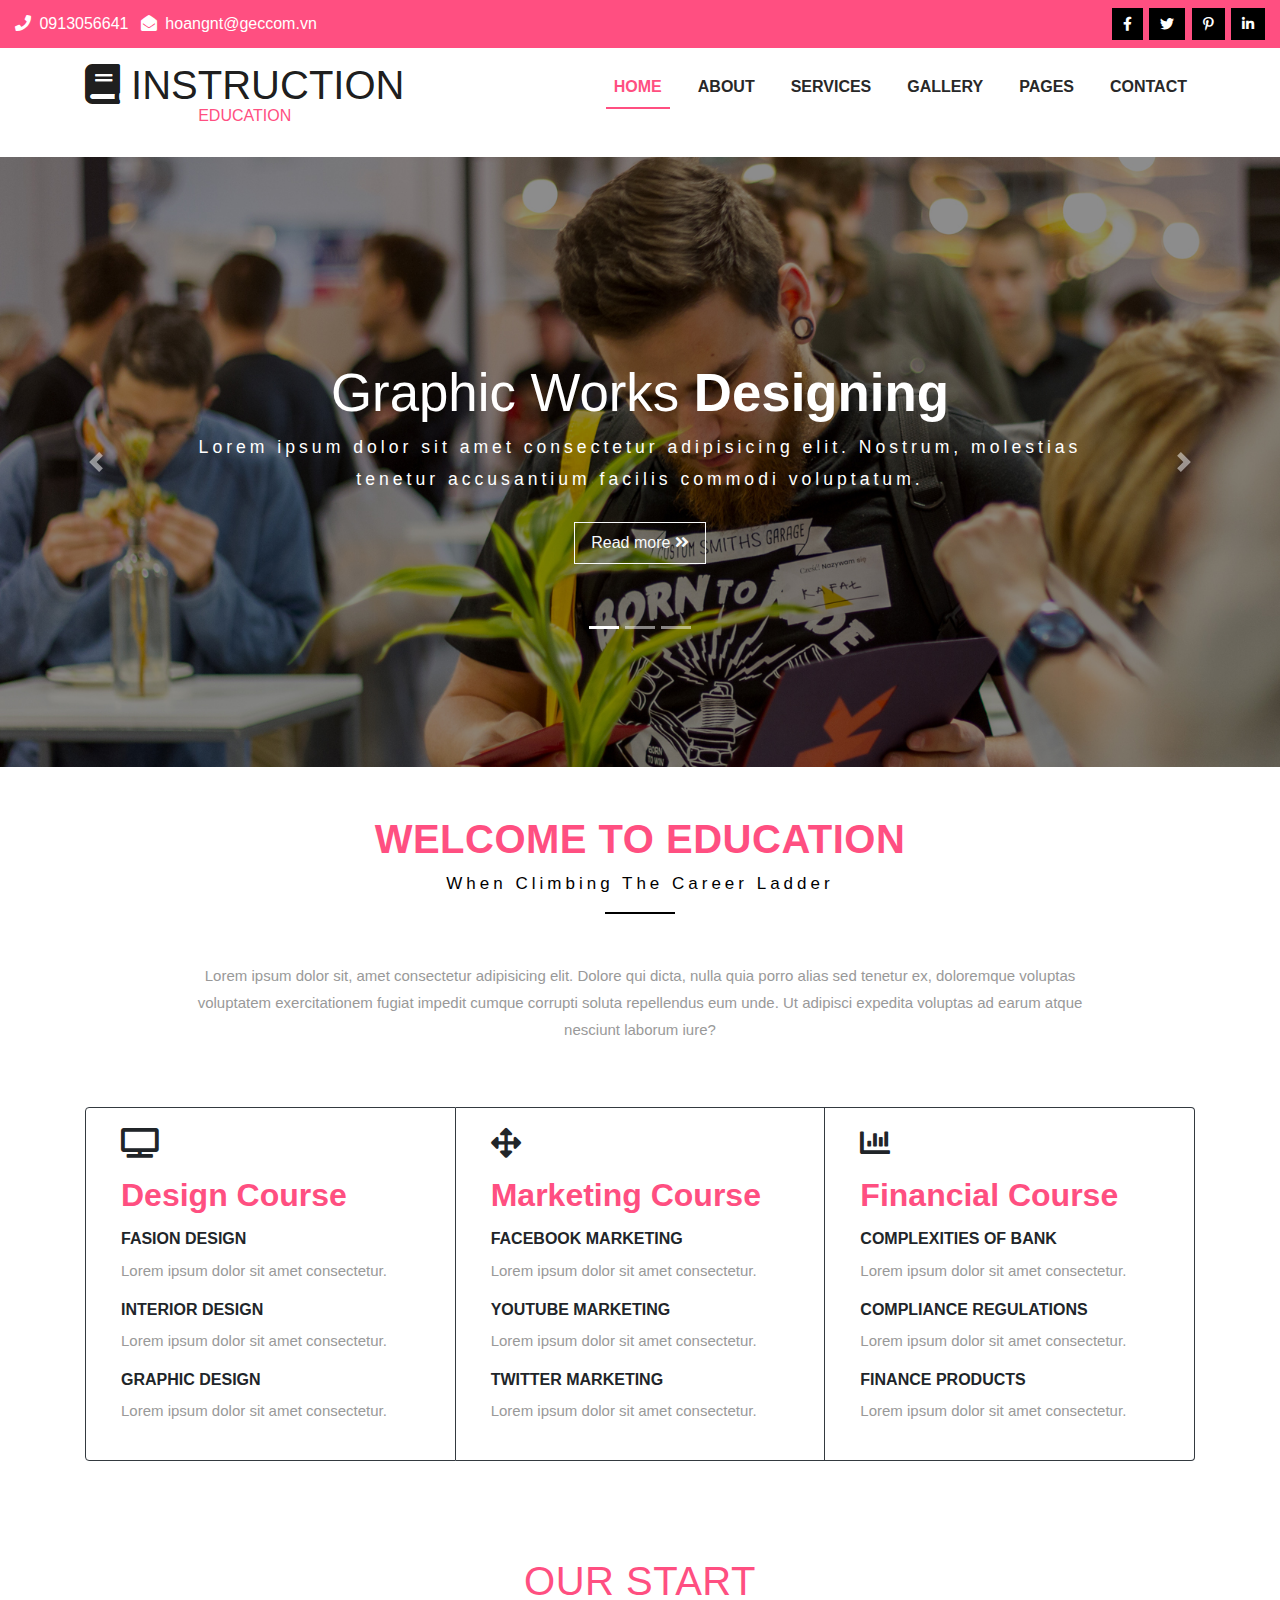
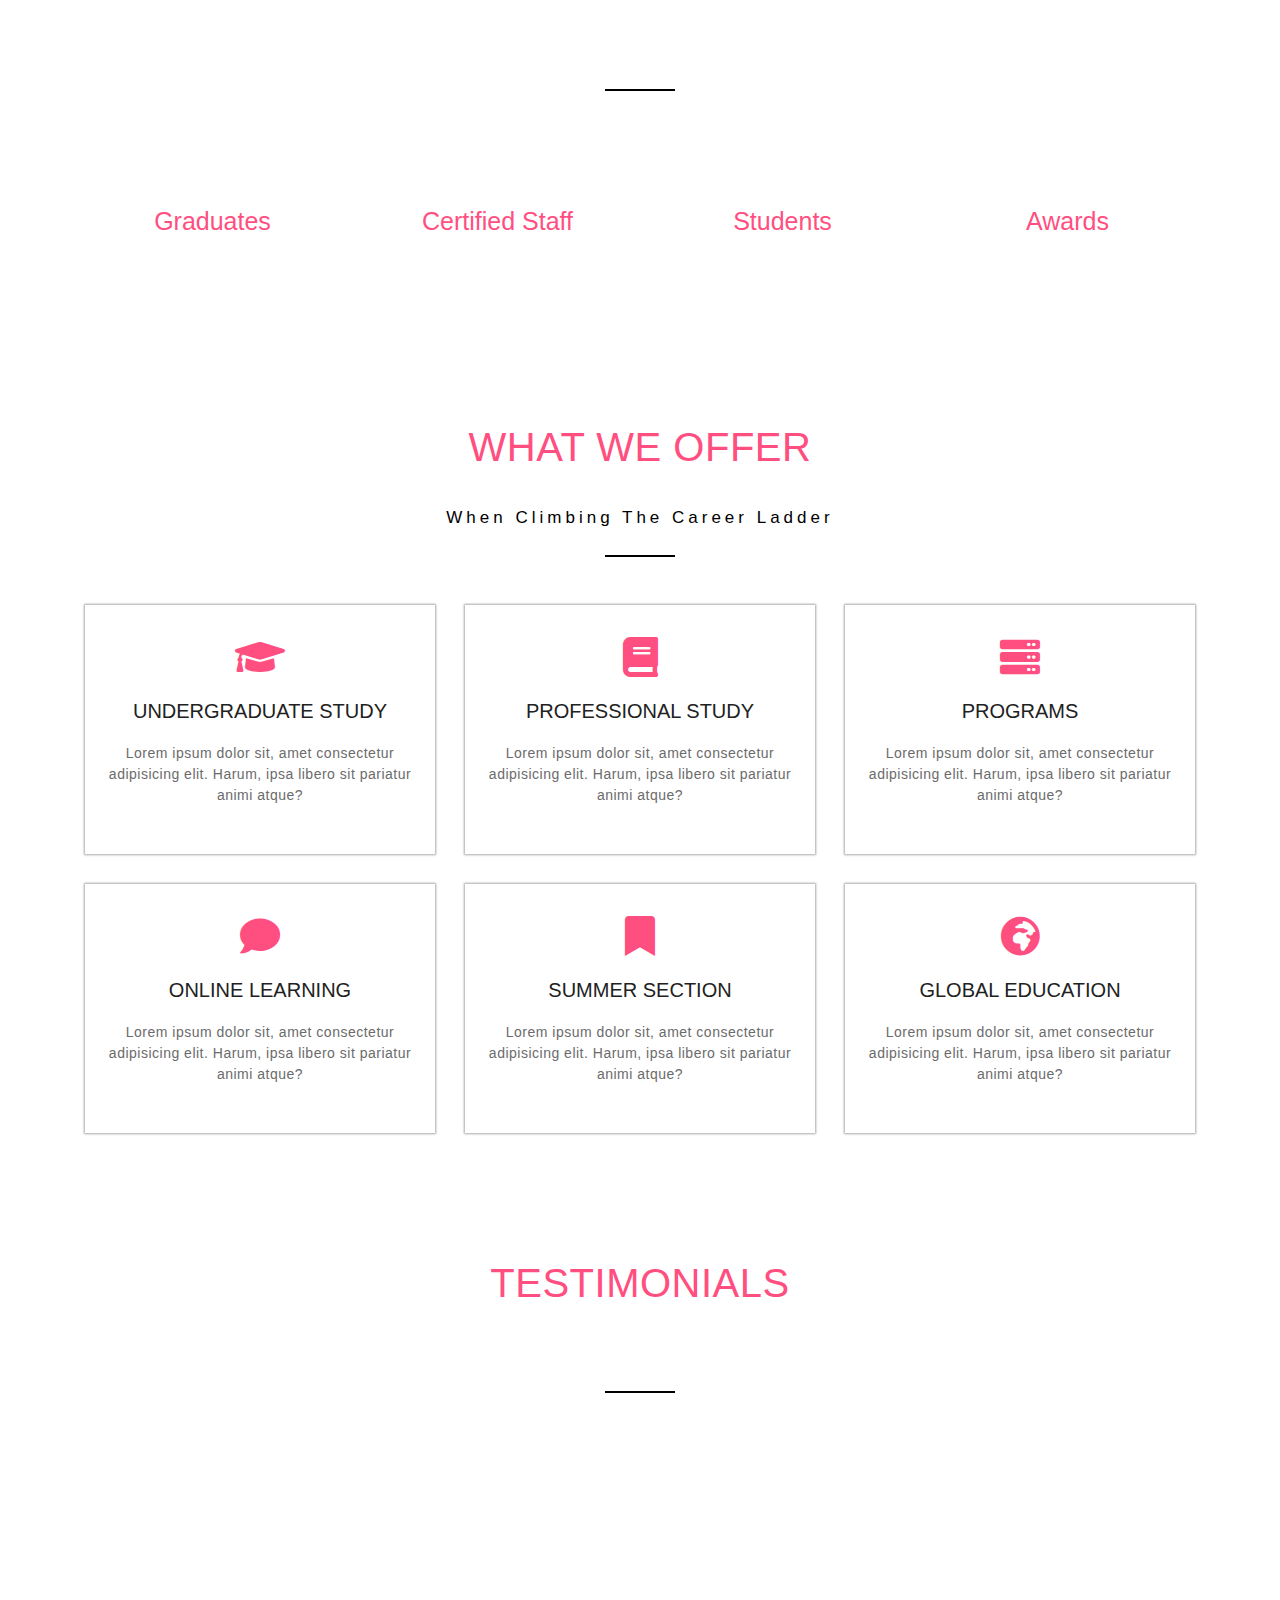
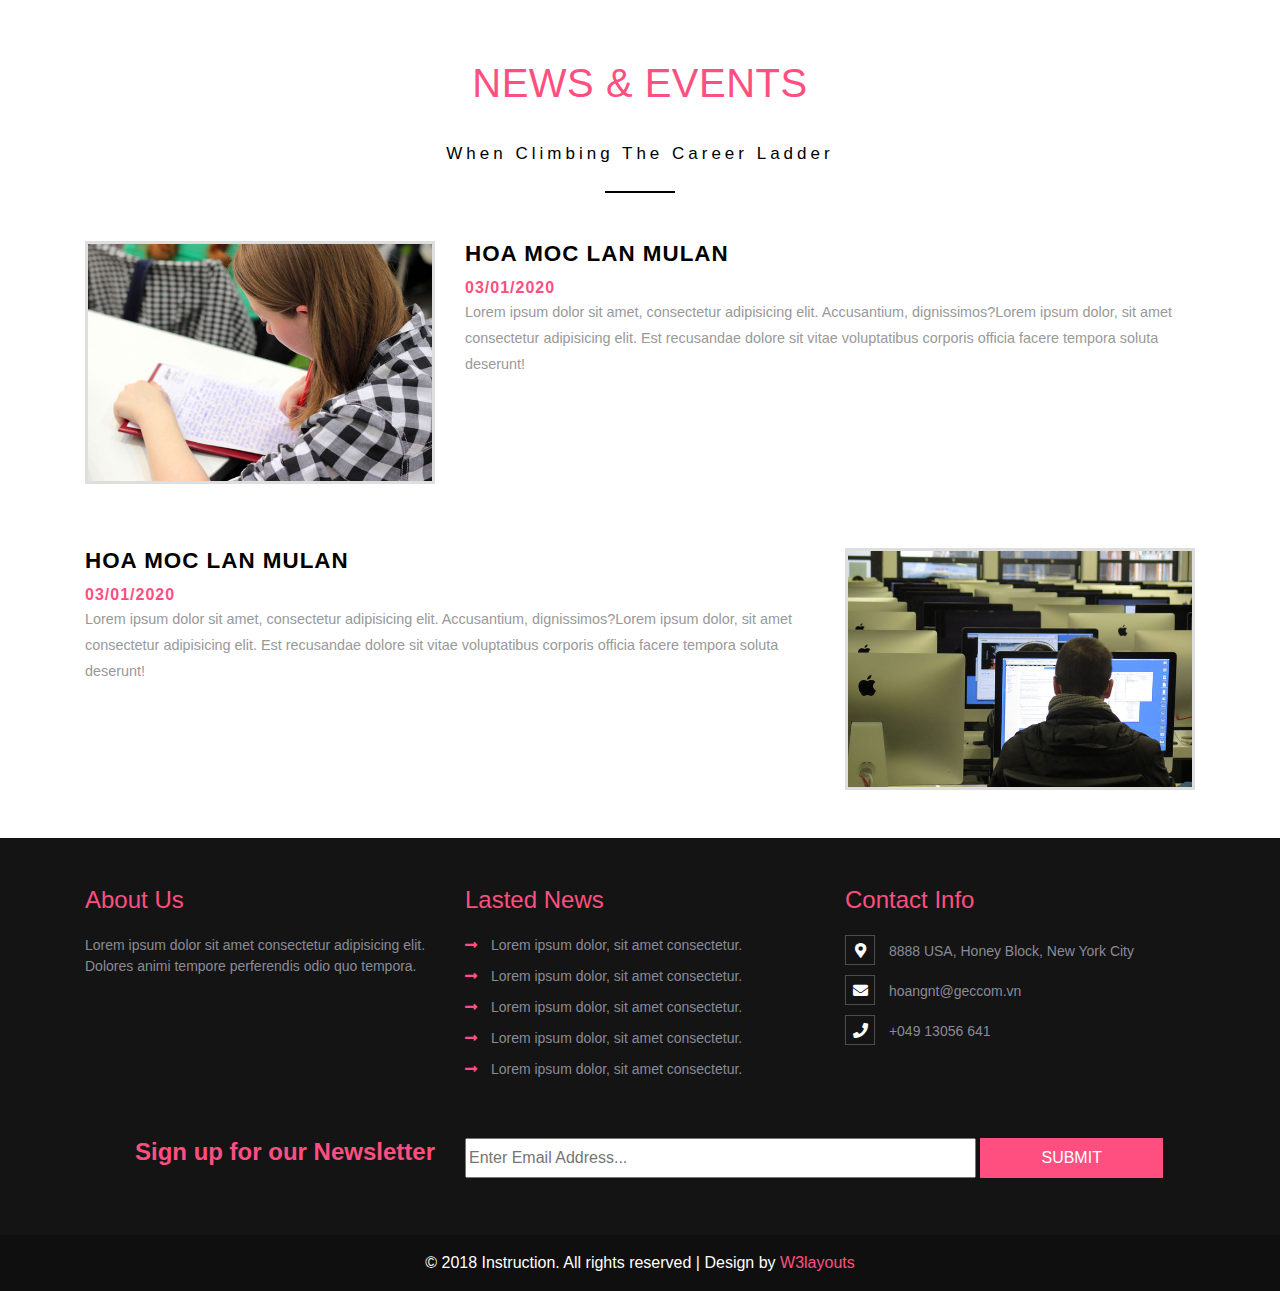
<file: HTML5-CSS3-BS4 Project/Project-Instruction/index.html>
<!DOCTYPE html>
<html lang="en">

<head>
    <meta charset="UTF-8">
    <meta name="viewport" content="width=device-width, initial-scale=1.0">
    <title>Instruction</title>
    <link rel="stylesheet" href="https://maxcdn.bootstrapcdn.com/bootstrap/4.0.0/css/bootstrap.min.css"
        integrity="sha384-Gn5384xqQ1aoWXA+058RXPxPg6fy4IWvTNh0E263XmFcJlSAwiGgFAW/dAiS6JXm" crossorigin="anonymous">
    <link rel="stylesheet" href="https://cdnjs.cloudflare.com/ajax/libs/font-awesome/5.14.0/css/all.min.css">
    <link rel="stylesheet" href="./src/css/owl.carousel.min.css">
    <link rel="stylesheet" href="./src/css/owl.theme.default.min.css">
    <link rel="stylesheet" href="./src/css/index.css">

</head>

<body>
    <!-- HEADER -->
    <header id="header" class="py-2">
        <div class="container-fluid">
            <div class="row">
                <div class="col-md-7 text-center text-md-left header-left pt-1">
                    <i class="fa fa-phone"></i>
                    <span class="mr-2">0913056641</span>
                    <i class="fa fa-envelope-open"></i>
                    <span>hoangnt@geccom.vn</span>
                </div>
                <div class="col-md-5 header-right text-center text-md-right mt-md-0 mt-2">
                    <i class="fab fa-facebook-f"></i>
                    <i class="fab fa-twitter"></i>
                    <i class="fab fa-pinterest-p"></i>
                    <i class="fab fa-linkedin-in"></i>
                </div>
            </div>
        </div>
    </header>
    <!-- NAVBAR -->
    <nav class="navbar navbar-expand-md navbar-light">
        <div class="container nav-mov">
            <a href="index.html" class="navbar-brand navbar-brand--logo text-center">
                <h1 class="mb-0">
                    <i class="fa fa-book"></i>
                    INSTRUCTION
                </h1>
                <p>EDUCATION</p>
            </a>
            <button class="navbar-toggler" data-toggle="collapse" data-target="#myMenu">
                <span class="navbar-toggler-icon"></span>
            </button>
            <div class="collapse navbar-collapse" id="myMenu">
                <ul class="navbar-nav navbar-nav--menu ml-auto">
                    <li class="nav-item active">
                        <a href="#" class="nav-link">HOME</a>
                        <div class="nav-item__line"></div>
                    </li>
                    <li class="nav-item">
                        <a href="#" class="nav-link">ABOUT</a>
                        <div class="nav-item__line"></div>
                    </li>
                    <li class="nav-item">
                        <a href="#" class="nav-link">SERVICES</a>
                        <div class="nav-item__line"></div>
                    </li>
                    <li class="nav-item">
                        <a href="#" class="nav-link">GALLERY</a>
                        <div class="nav-item__line"></div>
                    </li>
                    <li class="nav-item">
                        <a href="#" class="nav-link">PAGES</a>
                        <div class="nav-item__line"></div>
                    </li>
                    <li class="nav-item">
                        <a href="./contact.html" class="nav-link" target="_blank">CONTACT</a>
                        <div class="nav-item__line"></div>
                    </li>
                </ul>
            </div>
        </div>
    </nav>
    <!-- CAROUSEL -->
    <div class="carousel slide" data-ride="carousel" id="carousel-slider">
        <ol class="carousel-indicators carousel-indicators--config">
            <li class="active" data-target="#carousel-slider" data-slide-to="0">
            </li>
            <li data-target="#carousel-slider" data-slide-to="1">
            </li>
            <li data-target="#carousel-slider" data-slide-to="2">
            </li>
        </ol>
        <div class="carousel-inner">
            <div class="carousel-item active">
                <img src="./src/img/banner1.jpg" class="img-fluid">
                <div class="carousel-caption carousel-caption--config">
                    <h1>Graphic Works <b>Designing</b></h1>
                    <p>Lorem ipsum dolor sit amet consectetur adipisicing elit. Nostrum, molestias tenetur accusantium
                        facilis commodi voluptatum.</p>
                    <button class="btn btn-outline-light py-sm-2 py-1 px-2 px-sm-3 btn--read-more" data-toggle="modal"
                        data-target="#modal-carousel">Read more
                        <i class="fa fa-angle-double-right"></i>
                    </button>
                </div>
            </div>
            <div class="carousel-item ">
                <img src="./src/img/banner2.jpg" class="img-fluid">
                <div class="carousel-caption carousel-caption--config">
                    <h1>Graphic Works <b>Designing</b></h1>
                    <p>Lorem ipsum dolor sit amet consectetur adipisicing elit. Nostrum, molestias tenetur accusantium
                        facilis commodi voluptatum.</p>
                    <button class="btn btn-outline-light py-sm-2 py-1 px-2 px-sm-3 btn--read-more" data-toggle="modal"
                        data-target="#modal-carousel">Read more
                        <i class="fa fa-angle-double-right"></i>
                    </button>
                </div>
            </div>
            <div class="carousel-item ">
                <img src="./src/img/banner3.jpg" class="img-fluid">
                <div class="carousel-caption carousel-caption--config">
                    <h1>Graphic Works <b>Designing</b></h1>
                    <p>Lorem ipsum dolor sit amet consectetur adipisicing elit. Nostrum, molestias tenetur accusantium
                        facilis commodi voluptatum.</p>
                    <button class="btn btn-outline-light py-sm-2 py-1 px-2 px-sm-3 btn--read-more" data-toggle="modal"
                        data-target="#modal-carousel">Read more
                        <i class="fa fa-angle-double-right"></i>
                    </button>
                </div>
            </div>
        </div>

        <a href="#carousel-slider" data-slide="prev" class="carousel-control-prev">
            <span class="carousel-control-prev-icon"></span>
        </a>
        <a href="#carousel-slider" data-slide="next" class="carousel-control-next">
            <span class="carousel-control-next-icon"></span>
        </a>
    </div>
    <!-- CAROUSEL-MODAL -->
    <div class="modal fade" id="modal-carousel">
        <div class="modal-dialog">
            <div class="modal-content">
                <div class="modal-header modal-header--carousel">
                    <h1>INSTRUCTION</h1>
                    <button type="button" class="close" data-dismiss="modal">&times</button>
                </div>
                <div class="modal-body">
                    <img src="./src/img/g12.jpg" class="img-fluid">
                    <p class="modal--text">Lorem ipsum dolor sit amet consectetur, adipisicing elit. Voluptatem labore
                        culpa quo, ipsum minima praesentium repellat aliquid eos error sint sunt. Minus natus saepe iure
                        et velit distinctio deleniti quisquam eum doloremque. Nesciunt sint id omnis repudiandae enim.
                        Accusamus, iusto.</p>
                </div>
            </div>
        </div>
    </div>
    <!-- EDUCATION -->
    <section class="container welcome-section">
        <div class="row">
            <div class="col text-center welcome-title">
                <h1>WELCOME TO EDUCATION </h1>
                <span>When Climbing The Career Ladder</span>
                <div class="welcome-title__line mx-auto mt-3 mb-sm-5 mb-3"></div>
                <p>Lorem ipsum dolor sit, amet consectetur adipisicing elit. Dolore qui dicta, nulla quia porro alias
                    sed
                    tenetur ex, doloremque voluptas voluptatem exercitationem fugiat impedit cumque corrupti soluta
                    repellendus eum unde. Ut adipisci expedita voluptas ad earum atque nesciunt laborum iure?</p>
            </div>
        </div>
        <div class="row mt-5">
            <div class="col-12 card-group">
                <div class="col-sm card border-dark">
                    <div class="card-body education-course">
                        <i class="fa fa-tv"></i>
                        <h2>Design Course</h2>
                        <h3>FASION DESIGN</h3>
                        <p>Lorem ipsum dolor sit amet consectetur.</p>
                        <h3>INTERIOR DESIGN</h3>
                        <p>Lorem ipsum dolor sit amet consectetur.</p>
                        <h3>GRAPHIC DESIGN</h3>
                        <p>Lorem ipsum dolor sit amet consectetur.</p>
                    </div>

                </div>
                <div class="col-sm card border-dark">
                    <div class="card-body education-course">
                        <i class="fa fa-arrows-alt"></i>
                        <h2>Marketing Course</h2>
                        <h3>FACEBOOK MARKETING</h3>
                        <p>Lorem ipsum dolor sit amet consectetur.</p>
                        <h3>YOUTUBE MARKETING</h3>
                        <p>Lorem ipsum dolor sit amet consectetur.</p>
                        <h3>TWITTER MARKETING</h3>
                        <p>Lorem ipsum dolor sit amet consectetur.</p>
                    </div>
                </div>
                <div class="col-sm card border-dark">
                    <div class="card-body education-course">
                        <i class="fa fa-chart-bar"></i>
                        <h2>Financial Course</h2>
                        <h3>COMPLEXITIES OF BANK</h3>
                        <p>Lorem ipsum dolor sit amet consectetur.</p>
                        <h3>COMPLIANCE REGULATIONS</h3>
                        <p>Lorem ipsum dolor sit amet consectetur.</p>
                        <h3>FINANCE PRODUCTS</h3>
                        <p>Lorem ipsum dolor sit amet consectetur.</p>
                    </div>
                </div>
            </div>
        </div>
    </section>
    <!-- OUR START-->
    <section class="start">
        <div class="container">
            <div class="row">
                <div class="col start-title text-center">
                    <h1>OUR START</h1>
                    <span>When Climbing The Career Ladder</span>
                    <div class="welcome-title__line mx-auto mt-3 mb-sm-5 mb-3"></div>
                </div>
            </div>
            <div class="row">
                <div class="col-12 col-sm-6 col-md-3 m-md-0 m-3 start-detail">
                    <i class="fa fa-graduation-cap"></i>
                    <h2>Graduates</h2>
                    <p>45</p>
                </div>
                <div class="col-12 col-sm-6 col-md-3 m-md-0 m-3 start-detail">
                    <i class="fa fa-user"></i>
                    <h2>Certified Staff</h2>
                    <p>165</p>
                </div>
                <div class="col-12 col-sm-6 col-md-3 m-md-0 m-3 start-detail">
                    <i class="fa fa-users"></i>
                    <h2>Students</h2>
                    <p>563</p>
                </div>
                <div class="col-12 col-sm-6 col-md-3 m-md-0 m-3 start-detail">
                    <i class="fa fa-trophy"></i>
                    <h2>Awards</h2>
                    <p>245</p>
                </div>
            </div>
        </div>
    </section>
    <!-- OFFER -->
    <section class="offer">
        <div class="container">
            <div class="row">
                <div class="col offer-title text-center">
                    <h1>WHAT WE OFFER</h1>
                    <span>When Climbing The Career Ladder</span>
                    <div class="welcome-title__line mx-auto mt-3 mb-sm-5 mb-3"></div>
                </div>
            </div>
            <div class="row">
                <div class="col-md-4 col-sm-6 col-12 ">
                    <div class="offer-detail text-center">
                        <i class="fa fa-graduation-cap"></i>
                        <h3>UNDERGRADUATE STUDY</h3>
                        <p>Lorem ipsum dolor sit, amet consectetur adipisicing elit. Harum, ipsa libero sit pariatur
                            animi
                            atque?</p>
                    </div>
                </div>
                <div class="col-md-4 col-sm-6 col-12">
                    <div class="offer-detail text-center">
                        <i class="fa fa-book"></i>
                        <h3>PROFESSIONAL STUDY</h3>
                        <p>Lorem ipsum dolor sit, amet consectetur adipisicing elit. Harum, ipsa libero sit pariatur
                            animi
                            atque?</p>
                    </div>
                </div>
                <div class="col-md-4 col-sm-6 col-12">
                    <div class="offer-detail text-center">
                        <i class="fa fa-server"></i>
                        <h3>PROGRAMS</h3>
                        <p>Lorem ipsum dolor sit, amet consectetur adipisicing elit. Harum, ipsa libero sit pariatur
                            animi
                            atque?</p>
                    </div>
                </div>
                <div class="col-md-4 col-sm-6 col-12">
                    <div class="offer-detail text-center">
                        <i class="fa fa-comment"></i>
                        <h3>ONLINE LEARNING</h3>
                        <p>Lorem ipsum dolor sit, amet consectetur adipisicing elit. Harum, ipsa libero sit pariatur
                            animi
                            atque?</p>
                    </div class="offer-detail text-center">
                </div>
                <div class="col-md-4 col-sm-6 col-12">
                    <div class="offer-detail text-center">
                        <i class="fa fa-bookmark"></i>
                        <h3>SUMMER SECTION</h3>
                        <p>Lorem ipsum dolor sit, amet consectetur adipisicing elit. Harum, ipsa libero sit pariatur
                            animi
                            atque?</p>
                    </div>
                </div>
                <div class="col-md-4 col-sm-6 col-12">
                    <div class="offer-detail text-center">
                        <i class="fa fa-globe-africa"></i>
                        <h3>GLOBAL EDUCATION</h3>
                        <p>Lorem ipsum dolor sit, amet consectetur adipisicing elit. Harum, ipsa libero sit pariatur
                            animi
                            atque?</p>
                    </div>
                </div>
            </div>
        </div>
    </section>
    <!-- TESTIMONIALS -->
    <section class="testimonials">
        <div class="container">
            <div class="row testimonials-title text-center">
                <div class="col">
                    <h1>TESTIMONIALS</h1>
                    <span>When Climbing The Career Ladder</span>
                    <div class="welcome-title__line mx-auto mt-3 mb-sm-5 mb-3"></div>
                </div>
            </div>
            <div class="row">
                <div class="col testimonials-slider owl-carousel owl-theme owl-theme--pink">
                    <div class="item">
                        <div class="item__box">
                            <p>Lorem ipsum dolor sit, amet consectetur adipisicing elit. Voluptatum, assumenda.</p>
                        </div>
                        <div class="item__user">
                            <img src="./src/img/t1.jpg" class="img-fluid">
                            <p>Steven</p>
                            <span>Vestibulum</span>
                        </div>
                    </div>
                    <div class="item">
                        <div class="item__box">
                            <p>Lorem ipsum dolor sit, amet consectetur adipisicing elit. Voluptatum, assumenda.</p>
                        </div>
                        <div class="item__user">
                            <img src="./src/img/t2.jpg" class="img-fluid">
                            <p>Steven</p>
                            <span>Vestibulum</span>
                        </div>
                    </div>
                    <div class="item">
                        <div class="item__box">
                            <p>Lorem ipsum dolor sit, amet consectetur adipisicing elit. Voluptatum, assumenda.</p>
                        </div>
                        <div class="item__user">
                            <img src="./src/img/t3.jpg" class="img-fluid">
                            <p>Steven</p>
                            <span>Vestibulum</span>
                        </div>
                    </div>
                    <div class="item">
                        <div class="item__box">
                            <p>Lorem ipsum dolor sit, amet consectetur adipisicing elit. Voluptatum, assumenda.</p>
                        </div>
                        <div class="item__user">
                            <img src="./src/img/t4.jpg" class="img-fluid">
                            <p>Steven</p>
                            <span>Vestibulum</span>
                        </div>
                    </div>
                    <div class="item">
                        <div class="item__box">
                            <p>Lorem ipsum dolor sit, amet consectetur adipisicing elit. Voluptatum, assumenda.</p>
                        </div>
                        <div class="item__user">
                            <img src="./src/img/t1.jpg" class="img-fluid">
                            <p>Steven</p>
                            <span>Vestibulum</span>
                        </div>
                    </div>
                    <div class="item">
                        <div class="item__box">
                            <p>Lorem ipsum dolor sit, amet consectetur adipisicing elit. Voluptatum, assumenda.</p>
                        </div>
                        <div class="item__user">
                            <img src="./src/img/t2.jpg" class="img-fluid">
                            <p>Steven</p>
                            <span>Vestibulum</span>
                        </div>
                    </div>
                </div>
            </div>
        </div>
    </section>
    <!-- NEWS AND EVENTS -->
    <section class="news">
        <div class="container">
            <div class="row news-title text-center">
                <div class="col">
                    <h1>NEWS & EVENTS</h1>
                    <span>When Climbing The Career Ladder</span>
                    <div class="welcome-title__line mx-auto mt-3 mb-sm-5 mb-3"></div>
                </div>
            </div>
            <div class="row news-detail">
                <div class="col-sm-6 col-md-4 news-img">
                    <img src="./src/img/g7.jpg" class="img-fluid">
                </div>
                <div class="col-sm-6 col-md-8 news-info">
                    <h2>HOA MOC LAN MULAN</h2>
                    <span>03/01/2020</span>
                    <p>Lorem ipsum dolor sit amet, consectetur adipisicing elit. Accusantium, dignissimos?Lorem ipsum
                        dolor, sit amet consectetur adipisicing elit. Est recusandae dolore sit vitae voluptatibus
                        corporis officia facere tempora soluta deserunt! </p>
                </div>
                <div class="news__spacing"></div>
                <div class="col-sm-6 col-md-8 news-info">
                    <h2>HOA MOC LAN MULAN</h2>
                    <span>03/01/2020</span>
                    <p>Lorem ipsum dolor sit amet, consectetur adipisicing elit. Accusantium, dignissimos?Lorem ipsum
                        dolor, sit amet consectetur adipisicing elit. Est recusandae dolore sit vitae voluptatibus
                        corporis officia facere tempora soluta deserunt!</p>
                </div>
                <div class="col-sm-6 col-md-4 news-img">
                    <img src="./src/img/g8.jpg" class="img-fluid">
                </div>
            </div>

        </div>
    </section>
    <!-- FOOTER -->
    <footer>
        <div class="footer-content">
            <div class="container">
                <div class="row">
                    <div class="col-md-4 footer-title mb-3 mb-md-0">
                        <h2>About Us</h2>
                        <p>Lorem ipsum dolor sit amet consectetur adipisicing elit. Dolores animi tempore perferendis
                            odio quo tempora.</p>
                    </div>
                    <div class="col-md-4 footer-news mb-3 mb-md-0">
                        <h2>Lasted News</h2>
                        <p>
                            <i class="fa fa-long-arrow-alt-right"></i>
                            <span>Lorem ipsum dolor, sit amet consectetur.</span>
                        </p>
                        <p>
                            <i class="fa fa-long-arrow-alt-right"></i>
                            <span>Lorem ipsum dolor, sit amet consectetur.</span>
                        </p>
                        <p>
                            <i class="fa fa-long-arrow-alt-right"></i>
                            <span>Lorem ipsum dolor, sit amet consectetur.</span>
                        </p>
                        <p>
                            <i class="fa fa-long-arrow-alt-right"></i>
                            <span>Lorem ipsum dolor, sit amet consectetur.</span>
                        </p>
                        <p>
                            <i class="fa fa-long-arrow-alt-right"></i>
                            <span>Lorem ipsum dolor, sit amet consectetur.</span>
                        </p>
                    </div>
                    <div class="col-md-4 footer-contact mb-3 mb-md-0">
                        <h2>Contact Info</h2>
                        <p>
                            <i class="fa fa-map-marker-alt"></i>
                            <span>8888 USA, Honey Block, New York City</span>
                        </p>
                        <p>
                            <i class="fa fa-envelope"></i>
                            <span>hoangnt@geccom.vn</span>
                        </p>
                        <p>
                            <i class="fa fa-phone"></i>
                            <span>+049 13056 641</span>
                        </p>
                    </div>
                </div>
                <div class="row footer-form mt-md-5">
                    <div class="col-md-5 col-lg-4 text-md-right text-left">
                        <h2>Sign up for our Newsletter</h2>
                    </div>
                    <div class="col-md-7 col-lg-8">
                        <input type="email" name="email" placeholder="Enter Email Address...">
                        <button class="btn btn-footer-submit text-white">SUBMIT</button>
                    </div>
                </div>
            </div>
        </div>
        <div class="copyright py-3 text-center text-white">
            <p class="mb-0">&copy 2018 Instruction. All rights reserved | Design by <span>W3layouts</span> </p>
        </div>
    </footer>





    <!-- JS -->
    <script src="https://code.jquery.com/jquery-3.2.1.slim.min.js"
        integrity="sha384-KJ3o2DKtIkvYIK3UENzmM7KCkRr/rE9/Qpg6aAZGJwFDMVNA/GpGFF93hXpG5KkN"
        crossorigin="anonymous"></script>
    <script src="https://cdnjs.cloudflare.com/ajax/libs/popper.js/1.12.9/umd/popper.min.js"
        integrity="sha384-ApNbgh9B+Y1QKtv3Rn7W3mgPxhU9K/ScQsAP7hUibX39j7fakFPskvXusvfa0b4Q"
        crossorigin="anonymous"></script>
    <script src="https://maxcdn.bootstrapcdn.com/bootstrap/4.0.0/js/bootstrap.min.js"
        integrity="sha384-JZR6Spejh4U02d8jOt6vLEHfe/JQGiRRSQQxSfFWpi1MquVdAyjUar5+76PVCmYl"
        crossorigin="anonymous"></script>
    <script src="./src/js/owl.carousel.min.js"></script>
    <script>
        $(document).ready(function () {
            $(".owl-carousel").owlCarousel({
                autoplay: true,
                autoplayTimeout: 2000,
                autoplayHoverPause: true,
                loop: true,
                nav: false,
                margin: 10,
                responsiveClass: true,
                responsive: {
                    0: {
                        items: 1,
                    },
                    600: {
                        items: 2,
                    },
                    1000: {
                        items: 3,
                        loop: true
                    }
                }
            })
        });
    </script>
</body>

</html>
</file>
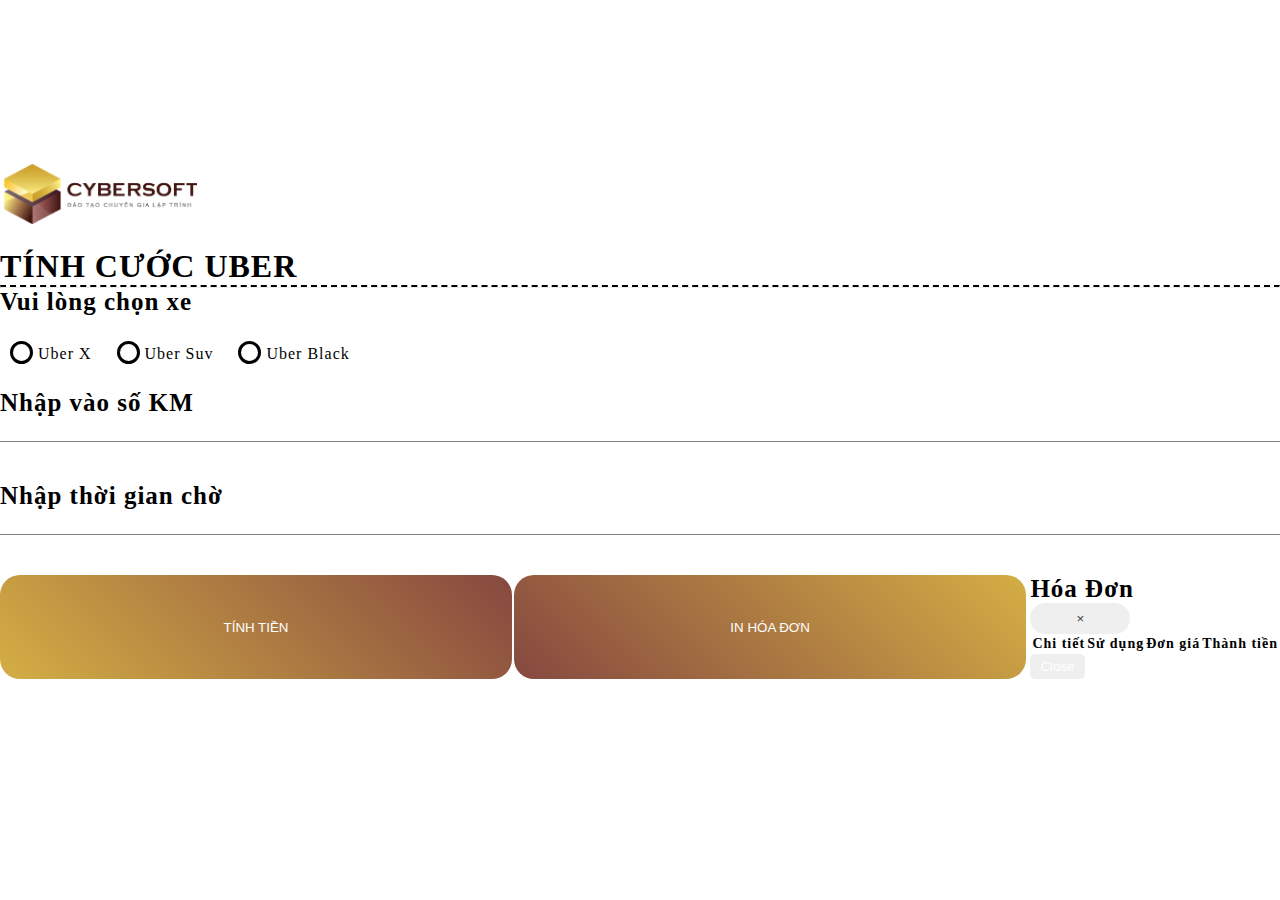
<file: Javascript Prọject/DuAnUber-JAVASCRIPT/index.html>
<!DOCTYPE html>
<html lang="en">

<head>
    <meta charset="UTF-8">
    <meta name="viewport" content="width=device-width, initial-scale=1.0">
    <title>Tính cước Uber</title>
    <link rel="stylesheet" href="https://cdn.jsdelivr.net/npm/bootstrap@4.5.3/dist/css/bootstrap.min.css"
        integrity="sha384-TX8t27EcRE3e/ihU7zmQxVncDAy5uIKz4rEkgIXeMed4M0jlfIDPvg6uqKI2xXr2" crossorigin="anonymous">
    <link rel="stylesheet" href="./index.css">
</head>

<body>
    <div class="content container-fluid">
        <div class="row">
            <div class="col-7">
                <iframe
                    src="https://www.google.com/maps/embed?pb=!1m10!1m8!1m3!1d59379.11469123406!2d105.37705527388928!3d9.776764012021815!3m2!1i1024!2i768!4f13.1!5e0!3m2!1svi!2s!4v1608953063259!5m2!1svi!2s"
                    width="100%" height="100%" frameborder="0" style="border:0;" allowfullscreen="" aria-hidden="false"
                    tabindex="0"></iframe>
            </div>
            <div class="col-5">
                <div class="tinhCuoc">
                    <img src="./MAX-OP1.png" alt="logo">
                    <h1 class="text-center">TÍNH CƯỚC UBER</h1>
                    <hr>
                    <h5>Vui lòng chọn xe</h5>
                    <div class="theCheck">
                        <div class="check-item">
                            <input class="checkbox" type="checkbox" name="xa" id="x" onclick="oneCheck(this)" value="0"> <label for="x">Uber
                                X </label>
                        </div>
                        <div class="check-item">
                            <input class="checkbox" type="checkbox" id="suv" onclick="oneCheck(this)" value="1"> <label
                                for="suv">Uber Suv </label>
                        </div>
                        <div class="check-item">
                            <input class="checkbox" type="checkbox" id="black" onclick="oneCheck(this)" value="2"> <label
                                for="black">Uber Black </label>
                        </div>
                    </div>
                    <h5>Nhập vào số KM</h5>
                    <input class="inputData" type="text" id="soKM" onclick="anTheThanhTien()">
                    <h5>Nhập thời gian chờ</h5>
                    <input class="inputData" type="text" id="thoiGianCho" onclick="anTheThanhTien()">
                    <div class="tinhCuoc-btn">
                        <button class="btn-tinhTien" onclick="inTongTien()">TÍNH TIỀN</button>
                        <button type="button" class="btn-inHoaDon" data-toggle="modal" data-target="#myModal" onclick="inHoaDon()">IN
                            HÓA
                            ĐƠN</button>
                          
                        <!-- Modal -->
                        <div id="blank"></div>
                        <div class="modal fade" id="myModal">
                            <div class="modal-dialog">
                                <div class="modal-content">
                                    <div class="modal-header">
                                        <h5>Hóa Đơn</h5>
                                        <button class="close text-right mr-1" data-dismiss="modal" style="color: #404040;" > &times;</button>
                                    </div>
                                    <div class="modal-body">
                                        <table class="table">
                                            <thead>
                                              <tr>
                                                <th scope="col">Chi tiết</th>
                                                <th scope="col">Sử dụng</th>
                                                <th scope="col">Đơn giá</th>
                                                <th scope="col">Thành tiền</th>
                                              </tr>
                                            </thead>
                                            <tbody>
                                            </tbody>
                                          </table>
                                    </div>
                                    <div class="modal-footer">
                                        <button class="btn-secondary" data-dismiss="modal">Close</button>
                                    </div>
                                </div>
                            </div>
                        </div>
                    </div>
                    <div class="thanhTien">
                        <p>Thành tiền: <span class="tongTien"></span> VNĐ</p>
                    </div>
                </div>
            </div>
        </div>
    </div>
    <script src="https://code.jquery.com/jquery-3.2.1.slim.min.js"
        integrity="sha384-KJ3o2DKtIkvYIK3UENzmM7KCkRr/rE9/Qpg6aAZGJwFDMVNA/GpGFF93hXpG5KkN"
        crossorigin="anonymous"></script>
    <script src="https://cdnjs.cloudflare.com/ajax/libs/popper.js/1.12.9/umd/popper.min.js"
        integrity="sha384-ApNbgh9B+Y1QKtv3Rn7W3mgPxhU9K/ScQsAP7hUibX39j7fakFPskvXusvfa0b4Q"
        crossorigin="anonymous"></script>
    <script src="https://stackpath.bootstrapcdn.com/bootstrap/4.5.2/js/bootstrap.min.js"
        integrity="sha384-B4gt1jrGC7Jh4AgTPSdUtOBvfO8shuf57BaghqFfPlYxofvL8/KUEfYiJOMMV+rV"
        crossorigin="anonymous"></script>
    <script src="./app.js"></script>
</body>

</html>
</file>
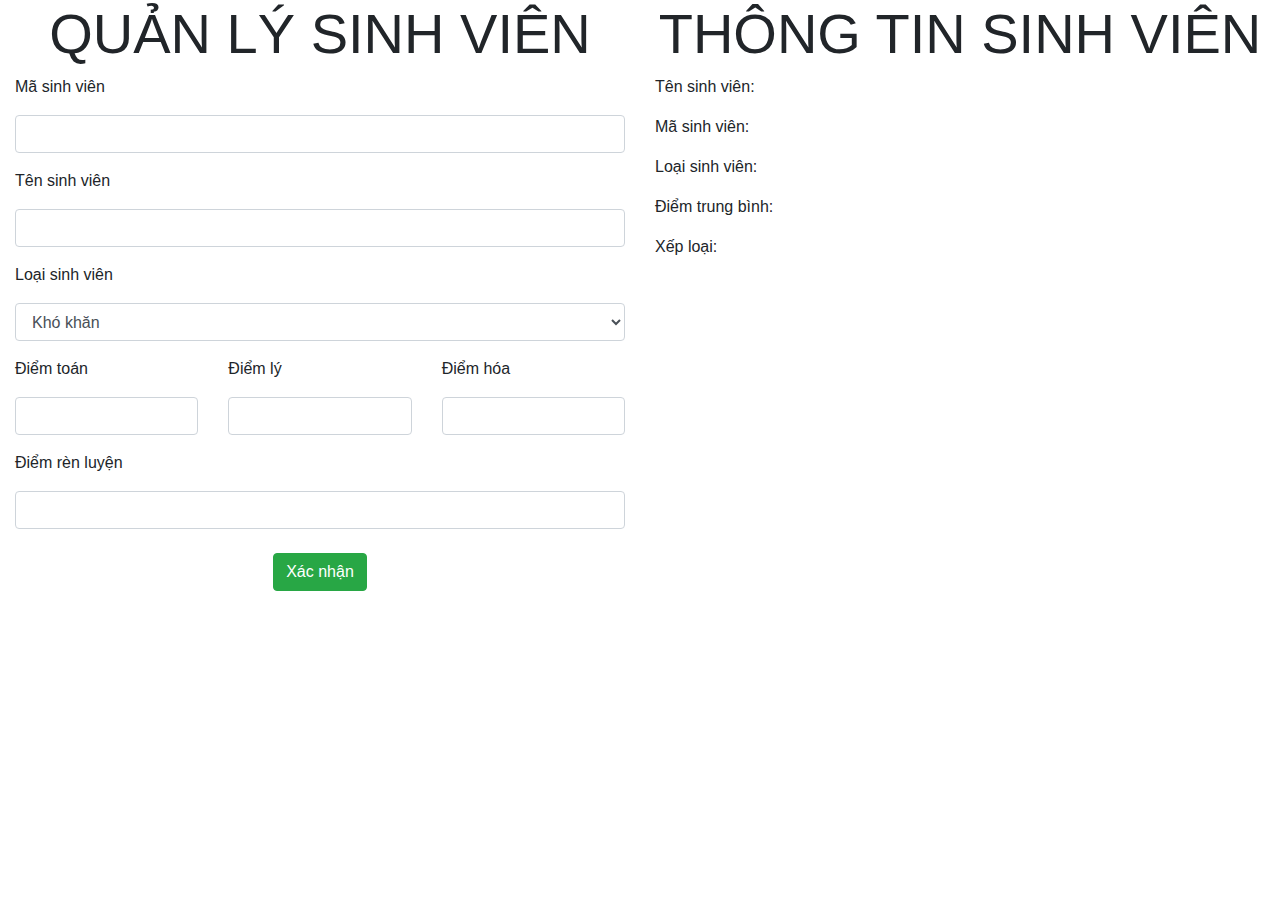
<file: Javascript Prọject/JsOOP_QuanLySinhVien/index.html>
<!doctype html>
<html lang="en">

<head>
    <title>Title</title>
    <!-- Required meta tags -->
    <meta charset="utf-8">
    <meta name="viewport" content="width=device-width, initial-scale=1, shrink-to-fit=no">

    <!-- Bootstrap CSS -->
    <link rel="stylesheet" href="https://stackpath.bootstrapcdn.com/bootstrap/4.3.1/css/bootstrap.min.css"
        integrity="sha384-ggOyR0iXCbMQv3Xipma34MD+dH/1fQ784/j6cY/iJTQUOhcWr7x9JvoRxT2MZw1T" crossorigin="anonymous">
</head>

<body>

    <div class="container-fluid">
        <div class="row">
            <div class="col-6">
                <!-- Form nhập liệu thông tin sinh viên -->
                <h3 class="display-4 text-center">QUẢN LÝ SINH VIÊN</h3>
                <div class="form-group">
                    <p>Mã sinh viên</p>
                    <input id="maSinhVien" class="form-control">
                    <span class="text text-danger" id="error_maSinhVien_required"></span>
                    <span class="text text-danger" id="error_maSinhVien_min_max_length"></span>
                    <span class="text text-danger" id="error_maSinhVien_all_number"></span>
                </div>
                <div class="form-group">
                    <p>Tên sinh viên</p>
                    <input id="tenSinhVien" class="form-control">
                    <span class="text text-danger" id="error_tenSinhVien_required"></span>
                    <span class="text text-danger" id="error_tenSinhVien_all_letter"></span>
                </div>
                <div class="form-group">
                    <p>Loại sinh viên</p>
                    <select id="loaiSinhVien" class="form-control">
                        <option >Khó khăn</option>
                        <option >Bình thường</option>
                    </select>
                </div>
                <div class="form-group">
                    <div class="row">
                      <div class="col-4">
                        <p>Điểm toán</p>
                        <input id="diemToan" class="form-control">
                        <span class="text text-danger" id="error_diemToan_required"></span>
                        <span class="text text-danger" id="error_diemToan_all_number"></span>
                        <span class="text text-danger" id="error_diemToan_value"></span>
                      </div>
                      <div class="col-4">
                        <p>Điểm lý</p>
                        <input id="diemLy" class="form-control">
                        <span class="text text-danger" id="error_diemLy_required"></span>
                        <span class="text text-danger" id="error_diemLy_all_number"></span>
                        <span class="text text-danger" id="error_diemLy_value"></span>
                      </div>
                      <div class="col-4">
                        <p>Điểm hóa</p>
                        <input id="diemHoa" class="form-control">
                        <span class="text text-danger" id="error_diemHoa_required"></span>
                        <span class="text text-danger" id="error_diemHoa_all_number"></span>
                        <span class="text text-danger" id="error_diemHoa_value"></span>
                      </div>
                    </div>
                   
                </div>
                <iv class="form-group">
                    <p>Điểm rèn luyện</p>
                    <input id="diemRenLuyen" class="form-control">
                    <span class="text text-danger" id="error_diemRenLuyen_required"></span>
                    <span class="text text-danger" id="error_diemRenLuyen_all_number"></span>
                    <span class="text text-danger" id="error_diemRenLuyen_value"></span>
                </iv>
                <div class="form-group text-center mt-4">
                    <button type="button" name="" id="btnXacNhan" class="btn btn-success ">Xác nhận</button>
                </div>
               
            </div>
            <div class="col-6">
                <!-- Hiển thị thông tin sinh viên -->
                <h3 class="display-4 text-center">THÔNG TIN SINH VIÊN</h3>
                <p>Tên sinh viên: <span id="textTenSinhVien" style="font-weight: bold;"></span></p>
                <p>Mã sinh viên: <span id="textMaSinhVien" style="font-weight: bold;"></span></p>
                <p>Loại sinh viên: <span id="textLoaiSinhVien" style="font-weight: bold;"></span></p>
                <p>Điểm trung bình: <span id="textDiemTrungBinh" style="font-weight: bold;"></span></p>
                <p>Xếp loại: <span id="textXepLoai" style="font-weight: bold;"></span></p>
            </div>
        </div>
    </div>

    <!-- <script src="./index.js"></script> -->
    <script src="./models/SinhVien.js"></script>
    <script src="./models/Validation.js"></script>
    <script src="./jsOOP.js"></script>
    <!-- Optional JavaScript -->
    <!-- jQuery first, then Popper.js, then Bootstrap JS -->
    <script src="https://code.jquery.com/jquery-3.3.1.slim.min.js"
        integrity="sha384-q8i/X+965DzO0rT7abK41JStQIAqVgRVzpbzo5smXKp4YfRvH+8abtTE1Pi6jizo"
        crossorigin="anonymous"></script>
    <script src="https://cdnjs.cloudflare.com/ajax/libs/popper.js/1.14.7/umd/popper.min.js"
        integrity="sha384-UO2eT0CpHqdSJQ6hJty5KVphtPhzWj9WO1clHTMGa3JDZwrnQq4sF86dIHNDz0W1"
        crossorigin="anonymous"></script>
    <script src="https://stackpath.bootstrapcdn.com/bootstrap/4.3.1/js/bootstrap.min.js"
        integrity="sha384-JjSmVgyd0p3pXB1rRibZUAYoIIy6OrQ6VrjIEaFf/nJGzIxFDsf4x0xIM+B07jRM"
        crossorigin="anonymous"></script>
</body>

</html>
</file>
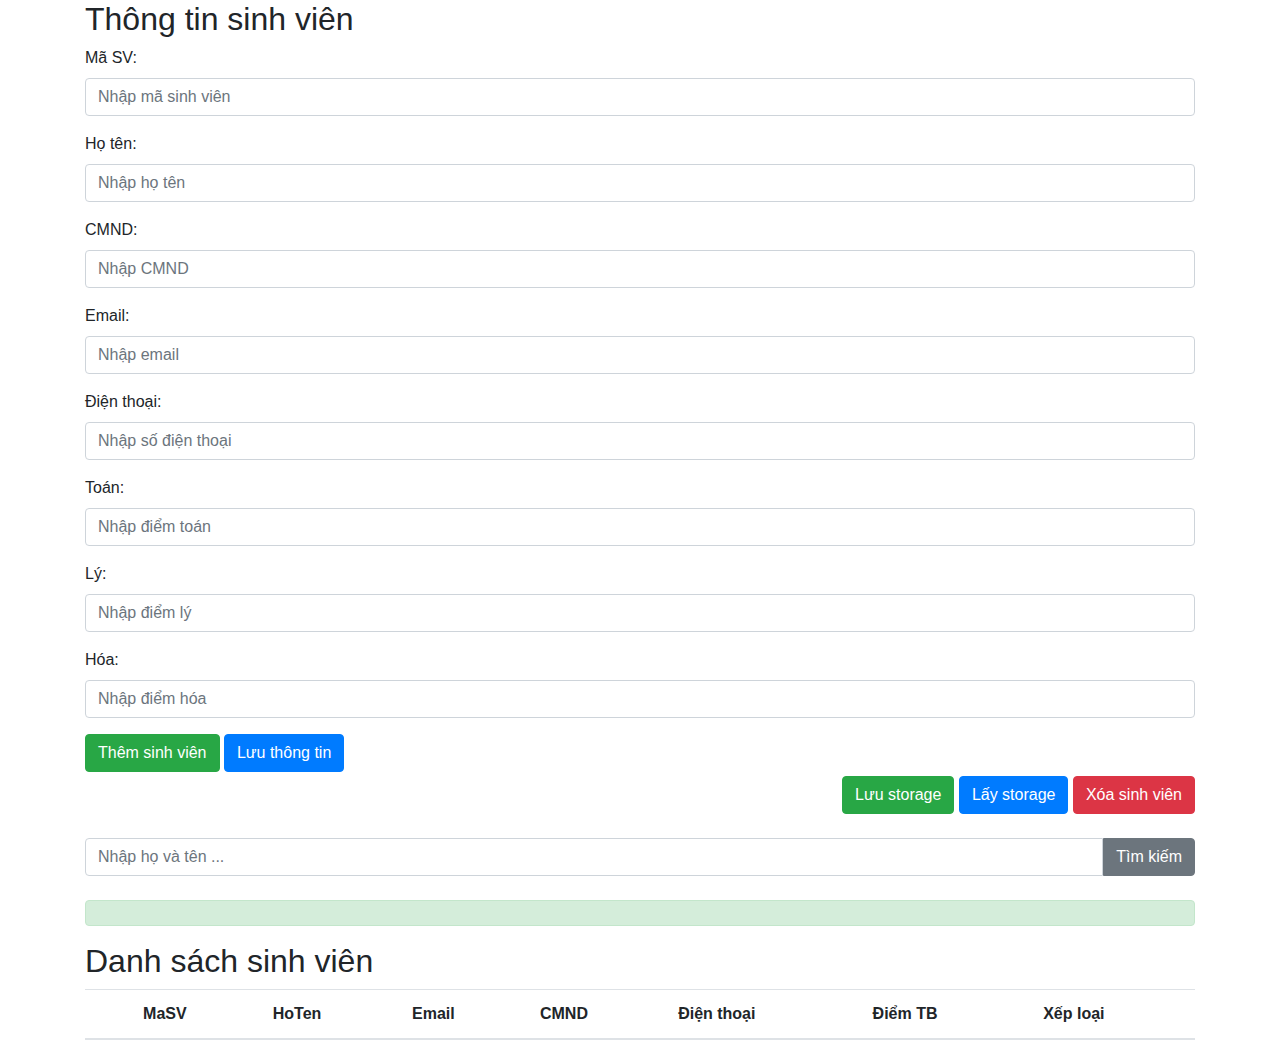
<file: Javascript Prọject/JsOOP_SinhVienDemo/index.html>
<!doctype html>
<html lang="en">

<head>
    <title>Quản lý sinh viên</title>
    <!-- Required meta tags -->
    <meta charset="utf-8">
    <meta name="viewport" content="width=device-width, initial-scale=1, shrink-to-fit=no">

    <!-- Bootstrap CSS -->
    <link rel="stylesheet" href="https://stackpath.bootstrapcdn.com/bootstrap/4.3.1/css/bootstrap.min.css"
        integrity="sha384-ggOyR0iXCbMQv3Xipma34MD+dH/1fQ784/j6cY/iJTQUOhcWr7x9JvoRxT2MZw1T" crossorigin="anonymous">
    <!-- MAIN CSS -->
    <link rel="stylesheet" href="./style.css">
</head>

<body>
    <div class="container">
        <h2>Thông tin sinh viên</h2>
        <form>
            <div class="form-group">
                <label for="masv">Mã SV: </label>
                <input type="text" class="form-control" id="masv" placeholder="Nhập mã sinh viên" name="Mã sinh viên">
            </div>
            <div class="form-group">
                <label for="hoten">Họ tên: </label>
                <input type="text" class="form-control" id="hoten" placeholder="Nhập họ tên" name="Họ tên">
            </div>
            <div class="form-group">
                <label for="cmnd">CMND: </label>
                <input type="text" class="form-control" id="cmnd" placeholder="Nhập CMND" name="CMND">
            </div>
            <div class="form-group">
                <label for="email">Email: </label>
                <input type="text" class="form-control" id="email" placeholder="Nhập email" name="Email">
            </div>
            <div class="form-group">
                <label for="dienthoai">Điện thoại: </label>
                <input type="text" class="form-control" id="dienthoai" placeholder="Nhập số điện thoại"
                    name="Số điện thoại">
            </div>
            <div class="form-group">
                <label for="toan">Toán: </label>
                <input type="text" class="form-control" id="toan" placeholder="Nhập điểm toán" name="Toán">
            </div>
            <div class="form-group">
                <label for="ly">Lý: </label>
                <input type="text" class="form-control" id="ly" placeholder="Nhập điểm lý" name="Lý">
            </div>
            <div class="form-group">
                <label for="hoa">Hóa: </label>
                <input type="text" class="form-control" id="hoa" placeholder="Nhập điểm hóa" name="Hóa">
            </div>
        </form>
        <button class="btn btn-success" onclick="ThemSinhVien()">Thêm sinh viên</button>
        <button class="btn btn-primary" onclick="LuuThongTin()">Lưu thông tin</button>
        <div class="text-right mt-1">
            <button class="btn btn-success" onclick="SetStorage()">Lưu storage</button>
            <button class="btn btn-primary" onclick="GetStorage()">Lấy storage</button>
            <button class="btn btn-danger" onclick="XoaSinhVien()">Xóa sinh viên</button>
        </div>
        <div class="input-group mt-4">
            <input type="text" class="form-control" placeholder="Nhập họ và tên ..." aria-describedby="timkiem"
                onkeyup="TimKiemSinhVien()" onchange="TimKiemSinhVien()" id="timkiem">
            <span class="input-group-btn">
                <button class="btn btn-secondary" style="border-top-left-radius: 0;border-bottom-left-radius: 0;"
                    onclick="TimKiemSinhVien()">Tìm kiếm</button>
            </span>
        </div>
        <div class="alert alert-success mt-4" id="thongbao"></div>
        <h2>Danh sách sinh viên</h2>
        <table id="tableSinhVien" class="table">
            <thead>
                <tr>
                    <th></th>
                    <th>MaSV</th>
                    <th>HoTen</th>
                    <th>Email</th>
                    <th>CMND</th>
                    <th>Điện thoại</th>
                    <th>Điểm TB</th>
                    <th>Xếp loại</th>
                </tr>
            </thead>
            <tbody id="tbodySinhVien">

            </tbody>
        </table>
    </div>
    <script src="./SinhVien.js"></script>
    <script src="./DanhSachSinhVien.js"></script>
    <script src="./Validation.js"></script>
    <script src="./main.js"></script>
    <!-- Optional JavaScript -->
    <!-- jQuery first, then Popper.js, then Bootstrap JS -->
    <script src="https://code.jquery.com/jquery-3.3.1.slim.min.js"
        integrity="sha384-q8i/X+965DzO0rT7abK41JStQIAqVgRVzpbzo5smXKp4YfRvH+8abtTE1Pi6jizo"
        crossorigin="anonymous"></script>
    <script src="https://cdnjs.cloudflare.com/ajax/libs/popper.js/1.14.7/umd/popper.min.js"
        integrity="sha384-UO2eT0CpHqdSJQ6hJty5KVphtPhzWj9WO1clHTMGa3JDZwrnQq4sF86dIHNDz0W1"
        crossorigin="anonymous"></script>
    <script src="https://stackpath.bootstrapcdn.com/bootstrap/4.3.1/js/bootstrap.min.js"
        integrity="sha384-JjSmVgyd0p3pXB1rRibZUAYoIIy6OrQ6VrjIEaFf/nJGzIxFDsf4x0xIM+B07jRM"
        crossorigin="anonymous"></script>
</body>

</html>
</file>
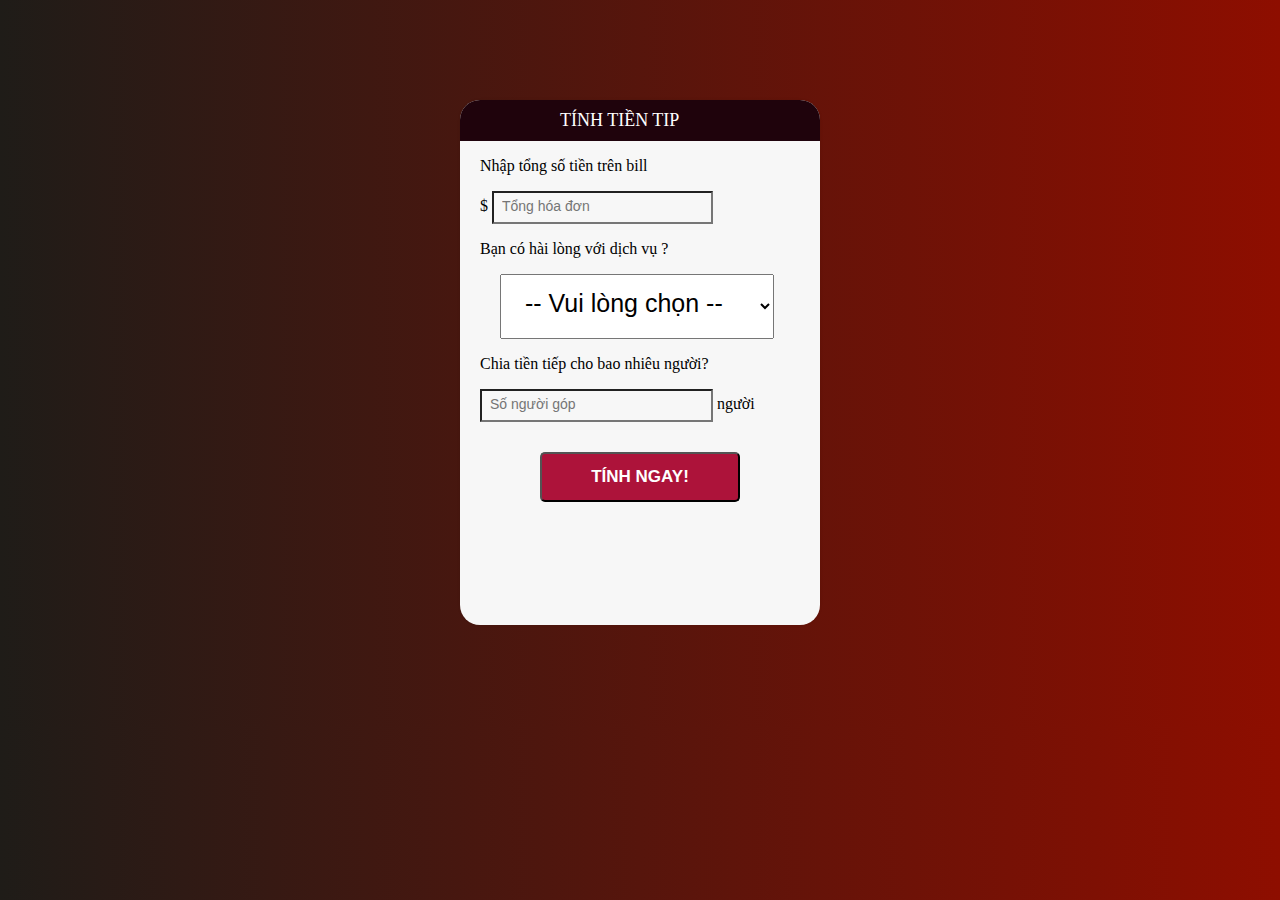
<file: Javascript Prọject/TinhTienTip/index.html>
<!DOCTYPE html>
<html lang="en">

<head>
  <meta charset="UTF-8">
  <title>Tính tiền tip</title>
  <link rel="stylesheet" href="./style.css">
</head>

<body>
  <!-- partial:index.partial.html -->
  <div id="container">
    <h1>Tính tiền tip</h1>
    <div id="calculator">
      <form>
        <p>Nhập tổng số tiền trên bill
        <p>
          $ <input id="billamt" type="text" placeholder="Tổng hóa đơn">

        <p>Bạn có hài lòng với dịch vụ ?
        <p>
          <select id="serviceQual">
            <option disabled selected value="0">-- Vui lòng chọn --</option>
            <option value="0.3">30 - Cực kì hài lòng</option>
            <option value="0.2">20 - Hài lòng</option>
            <option value="0.15">15- Tạm ổn</option>
            <option value="0.1">10 - Không hài lòng</option>
            <option value="0.05">5 - Hơi tệ</option>
          </select>

      </form>
      <p>Chia tiền tiếp cho bao nhiêu người?</p>
      <input id="peopleamt" type="text" placeholder="Số người góp"> người
      <button type="button" id="calculate" onclick="tinhToan()">TÍNH NGAY!</button>

    </div>
    <!--calculator end-->
    <div id="totalTip">
      <sup>$</sup><span id="tip">0.00</span>
      <small id="each">mỗi người</small>
    </div>
    <!--totalTip end-->

  </div>
  <!--container end-->

  <!-- partial -->
  <script src="app.js"></script>

</body>

</html>
</file>
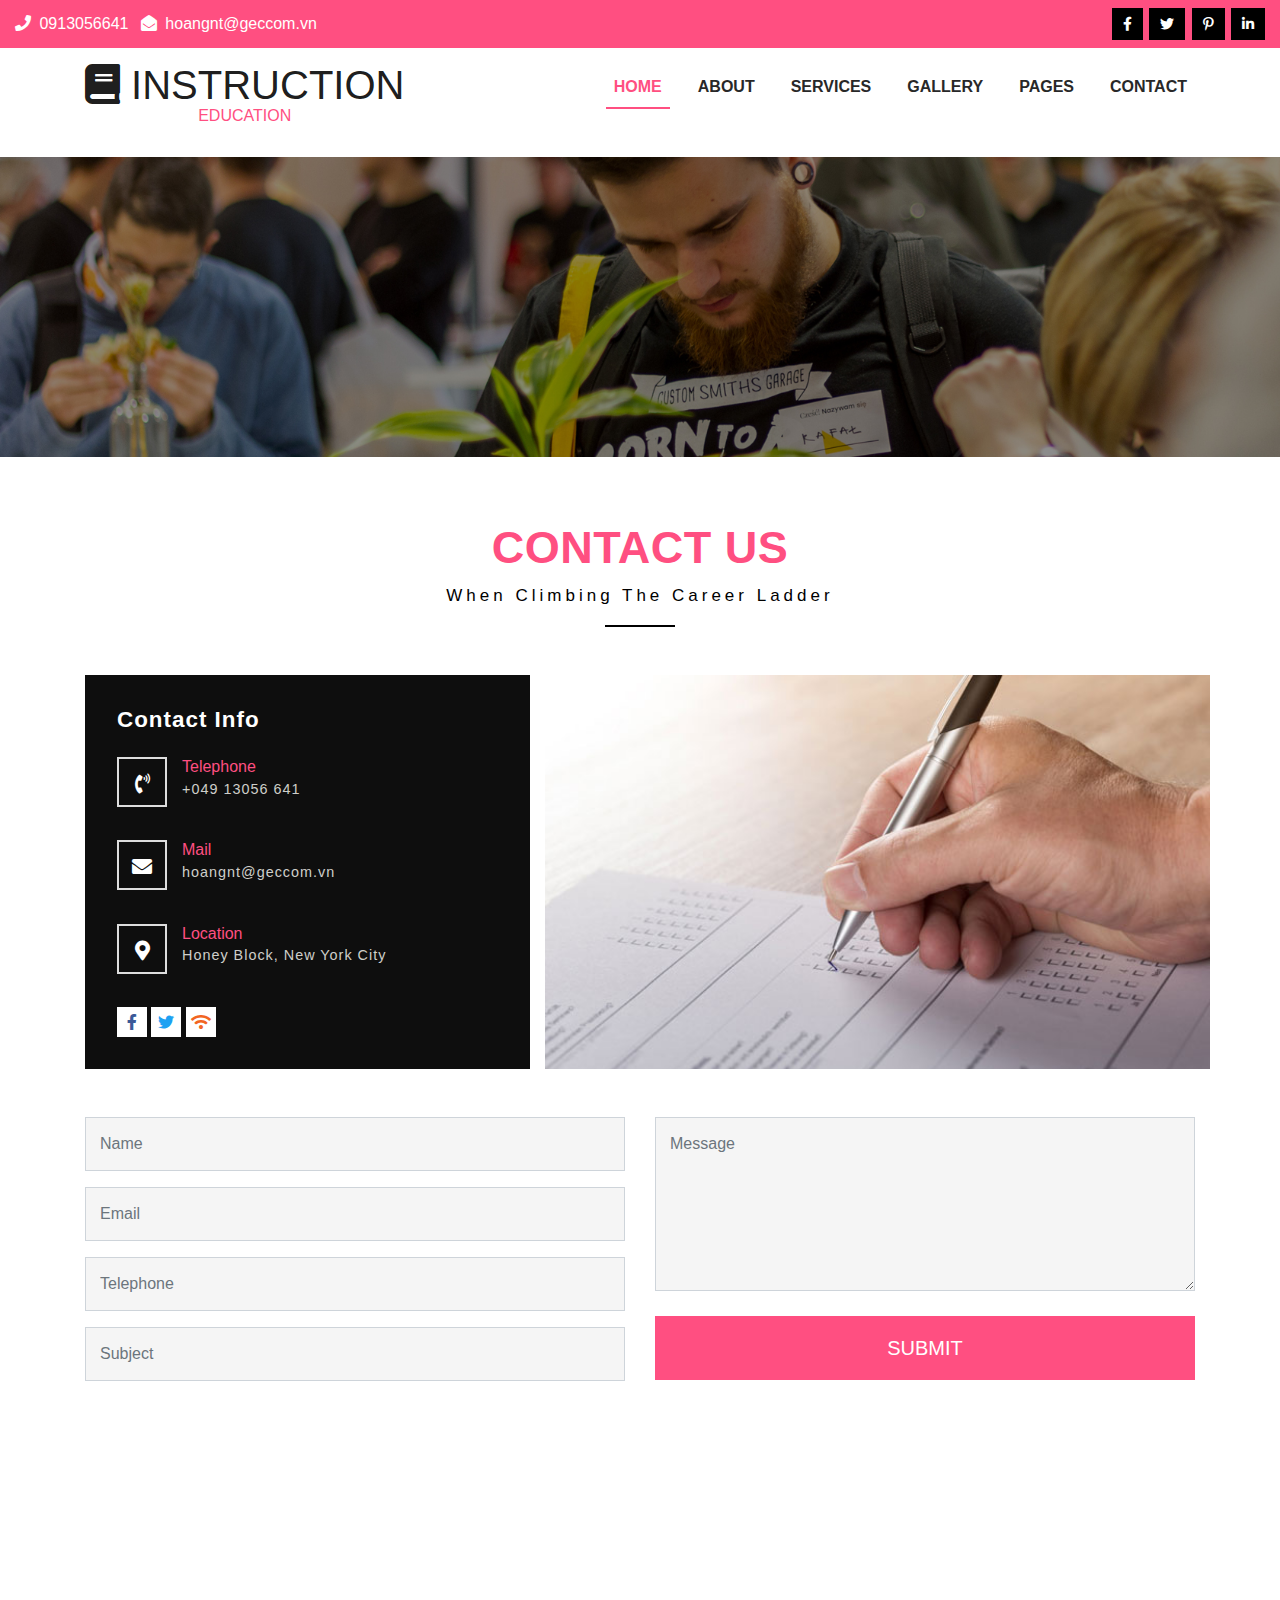
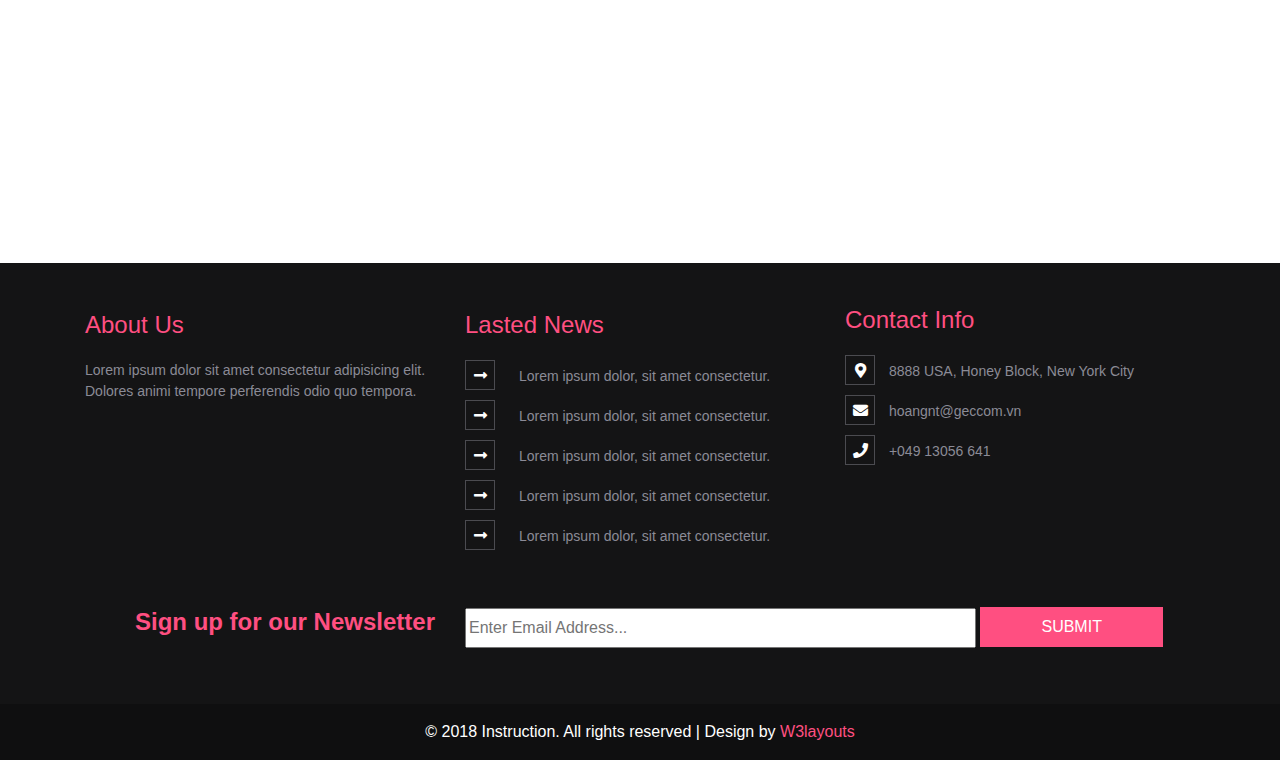
<file: HTML5-CSS3-BS4 Project/Project-Instruction/contact.html>
<!DOCTYPE html>
<html lang="en">

<head>
    <meta charset="UTF-8">
    <meta name="viewport" content="width=device-width, initial-scale=1.0">
    <title>Contact</title>
    <link rel="stylesheet" href="https://maxcdn.bootstrapcdn.com/bootstrap/4.0.0/css/bootstrap.min.css"
        integrity="sha384-Gn5384xqQ1aoWXA+058RXPxPg6fy4IWvTNh0E263XmFcJlSAwiGgFAW/dAiS6JXm" crossorigin="anonymous">
    <link rel="stylesheet" href="https://cdnjs.cloudflare.com/ajax/libs/font-awesome/5.14.0/css/all.min.css">
    <link rel="stylesheet" href="./src/css/index.css">
    <link rel="stylesheet" href="./src/css/contact.css">
</head>

<body>
    <!-- HEADER -->
    <header id="header" class="py-2">
        <div class="container-fluid">
            <div class="row">
                <div class="col-md-7 text-center text-md-left header-left pt-1">
                    <i class="fa fa-phone"></i>
                    <span class="mr-2">0913056641</span>
                    <i class="fa fa-envelope-open"></i>
                    <span>hoangnt@geccom.vn</span>
                </div>
                <div class="col-md-5 header-right text-center text-md-right mt-md-0 mt-2">
                    <i class="fab fa-facebook-f"></i>
                    <i class="fab fa-twitter"></i>
                    <i class="fab fa-pinterest-p"></i>
                    <i class="fab fa-linkedin-in"></i>
                </div>
            </div>
        </div>
    </header>
    <!-- NAVBAR -->
    <nav class="navbar navbar-expand-md navbar-light">
        <div class="container">
            <a href="index.html" class="navbar-brand navbar-brand--logo text-center">
                <h1 class="mb-0">
                    <i class="fa fa-book"></i>
                    INSTRUCTION
                </h1>
                <p>EDUCATION</p>
            </a>
            <button class="navbar-toggler" data-toggle="collapse" data-target="#myMenu">
                <span class="navbar-toggler-icon"></span>
            </button>
            <div class="collapse navbar-collapse" id="myMenu">
                <ul class="navbar-nav navbar-nav--menu ml-auto">
                    <li class="nav-item active">
                        <a href="#" class="nav-link">HOME</a>
                        <div class="nav-item__line"></div>
                    </li>
                    <li class="nav-item">
                        <a href="#" class="nav-link">ABOUT</a>
                        <div class="nav-item__line"></div>
                    </li>
                    <li class="nav-item">
                        <a href="#" class="nav-link">SERVICES</a>
                        <div class="nav-item__line"></div>
                    </li>
                    <li class="nav-item">
                        <a href="#" class="nav-link">GALLERY</a>
                        <div class="nav-item__line"></div>
                    </li>
                    <li class="nav-item">
                        <a href="#" class="nav-link">PAGES</a>
                        <div class="nav-item__line"></div>
                    </li>
                    <li class="nav-item">
                        <a href="#" class="nav-link">CONTACT</a>
                        <div class="nav-item__line"></div>
                    </li>
                </ul>
            </div>

        </div>
    </nav>
    <!-- CONTACT CAROUSEL -->
    <section class="contact-carousel"> </section>
    <!-- CONTACT US -->
    <section class="container contact">
        <div class="row">
            <div class="col text-center contact-title">
                <h1>CONTACT US</h1>
                <span>When Climbing The Career Ladder</span>
                <div class="welcome-title__line mx-auto mt-3 mb-sm-5 mb-3"></div>
            </div>
        </div>
        <div class="row">
            <div class="col-lg-5">
                <div class="contact-info">
                    <h3 class="mb-4">Contact Info</h3>
                    <div class="contact-info-detail d-flex">
                        <div>
                            <i class="fa fa-phone-volume"></i>
                        </div>
                        <h4>Telephone<br>
                            <span>+049 13056 641</span>
                        </h4>

                    </div>
                    <div class="contact-info-detail d-flex">
                        <div>
                            <i class="fa fa-envelope"></i>
                        </div>
                        <h4>Mail<br>
                            <span>hoangnt@geccom.vn</span>
                        </h4>
                    </div>
                    <div class="contact-info-detail d-flex">
                        <div>
                            <i class="fa fa-map-marker-alt"></i>
                        </div>
                        <h4>Location<br>
                            <span>Honey Block, New York City</span>
                        </h4>
                    </div>
                    <div class="contact-info-icon">
                        <i class="fab fa-facebook-f contact-fb"></i>
                        <i class="fab fa-twitter contact-tw"></i>
                        <i class="fa fa-wifi contact-wf"></i>
                    </div>
                </div>
            </div>
            <div class="col-lg-7 contact-info-img">
            </div>
        </div>
        <div class="row contact-form mt-5">
            <div class="col-lg">
                <input type="text" class="form-control mb-3" name="Name" placeholder="Name">
                <input type="email" class="form-control mb-3"  name="Email" placeholder="Email">
                <input type="tel" class="form-control mb-3"  name="Phone" placeholder="Telephone">
                <input type="text" class="form-control mb-3"  name="Subject" placeholder="Subject">
            </div>
            <div class="col-lg">
                <textarea rows="6" name="Message" placeholder="Message" class="form-control mb-3"  ></textarea>
                <button class="btn btn-contact-submit text-white btn-block py-3">SUBMIT</button>
            </div>
        </div>
    </section>
    <section class="contact-map">
        <iframe src="https://www.google.com/maps/embed?pb=!1m18!1m12!1m3!1d3919.312088048914!2d106.68405731462269!3d10.78739199231407!2m3!1f0!2f0!3f0!3m2!1i1024!2i768!4f13.1!3m3!1m2!1s0x31752f23b067074d%3A0xf75e99d21b5062fb!2sPh%C3%B2ng%20Kh%C3%A1m%20%C4%90a%20khoa%20DHA%20Healthcare!5e0!3m2!1svi!2s!4v1599603986068!5m2!1svi!2s"  frameborder="0" style="border:0;" allowfullscreen="" aria-hidden="false" tabindex="0"></iframe>
    </section>
    <!-- FOOTER -->
    <footer>
        <div class="footer-content footer-contact">
            <div class="container">
                <div class="row">
                    <div class="col-md-4 footer-title mb-3 mb-md-0">
                        <h2>About Us</h2>
                        <p>Lorem ipsum dolor sit amet consectetur adipisicing elit. Dolores animi tempore perferendis
                            odio quo tempora.</p>
                    </div>
                    <div class="col-md-4 footer-news mb-3 mb-md-0">
                        <h2>Lasted News</h2>
                        <p>
                            <i class="fa fa-long-arrow-alt-right"></i>
                            <span>Lorem ipsum dolor, sit amet consectetur.</span>
                        </p>
                        <p>
                            <i class="fa fa-long-arrow-alt-right"></i>
                            <span>Lorem ipsum dolor, sit amet consectetur.</span>
                        </p>
                        <p>
                            <i class="fa fa-long-arrow-alt-right"></i>
                            <span>Lorem ipsum dolor, sit amet consectetur.</span>
                        </p>
                        <p>
                            <i class="fa fa-long-arrow-alt-right"></i>
                            <span>Lorem ipsum dolor, sit amet consectetur.</span>
                        </p>
                        <p>
                            <i class="fa fa-long-arrow-alt-right"></i>
                            <span>Lorem ipsum dolor, sit amet consectetur.</span>
                        </p>
                    </div>
                    <div class="col-md-4 footer-contact mb-3 mb-md-0">
                        <h2>Contact Info</h2>
                        <p>
                            <i class="fa fa-map-marker-alt"></i>
                            <span>8888 USA, Honey Block, New York City</span>
                        </p>
                        <p>
                            <i class="fa fa-envelope"></i>
                            <span>hoangnt@geccom.vn</span>
                        </p>
                        <p>
                            <i class="fa fa-phone"></i>
                            <span>+049 13056 641</span>
                        </p>
                    </div>
                </div>
                <div class="row footer-form mt-md-5">
                    <div class="col-md-5 col-lg-4 text-md-right text-left">
                        <h2>Sign up for our Newsletter</h2>
                    </div>
                    <div class="col-md-7 col-lg-8">
                        <input type="email" name="email" placeholder="Enter Email Address...">
                        <button class="btn btn-footer-submit text-white">SUBMIT</button>
                    </div>
                </div>
            </div>
        </div>
        <div class="copyright py-3 text-center text-white">
            <p class="mb-0">&copy 2018 Instruction. All rights reserved | Design by <span>W3layouts</span> </p>
        </div>
    </footer>





    <!-- JS -->
    <script src="https://code.jquery.com/jquery-3.2.1.slim.min.js"
        integrity="sha384-KJ3o2DKtIkvYIK3UENzmM7KCkRr/rE9/Qpg6aAZGJwFDMVNA/GpGFF93hXpG5KkN"
        crossorigin="anonymous"></script>
    <script src="https://cdnjs.cloudflare.com/ajax/libs/popper.js/1.12.9/umd/popper.min.js"
        integrity="sha384-ApNbgh9B+Y1QKtv3Rn7W3mgPxhU9K/ScQsAP7hUibX39j7fakFPskvXusvfa0b4Q"
        crossorigin="anonymous"></script>
    <script src="https://maxcdn.bootstrapcdn.com/bootstrap/4.0.0/js/bootstrap.min.js"
        integrity="sha384-JZR6Spejh4U02d8jOt6vLEHfe/JQGiRRSQQxSfFWpi1MquVdAyjUar5+76PVCmYl"
        crossorigin="anonymous"></script>
</body>

</html>
</file>
<file: Project-CyberMovie/css/index.css>
/* GLOBAL */

* {
    font-family: 'Roboto', sans-serif;
    font-size: 16px;
}

.line::after {
    content: '';
    background: linear-gradient(to right, #fbbd61, #ec7532);
    position: absolute;
    bottom: -1px;
    left: 0;
    display: inline-block;
    width: 0;
    height: 3px;
    transition: all .5s;
}
.section-title{
    color: #ec7532;
    font-size: 18px;
    letter-spacing: 2px;
    margin-bottom: 40px;
    border-bottom: 1px solid rgba(0, 0, 0, 0.1);
    padding-bottom: 15px;
    position: relative;
}

/* HEADER */

.header {
    position: absolute;
    top: 0;
    left: 0;
    z-index: 10;
    width: 100%;
    top: 50px;
}

.header-detail {
    font-size: 14px;
}

.header-detail span {
    border-color: rgba(255, 255, 255, 0.2) !important;
}

.header__navbar .nav-item {
    position: relative;
}

.header__navbar .nav-item .nav-link {
    color: white;
    padding: 0 10px;
}

.header__navbar .navbar-nav {
    border-bottom: 1px solid rgba(255, 255, 255, 0.2) !important;
}

.header__navbar .nav-item:hover::after, .header__navbar .nav-item.active::after {
    width: 100%;
}

/* CAROUSEL */

.carousel.carousel-fade .carousel-item {
    opacity: 0;
    transition: opacity ease .6s;
}

.carousel.carousel-fade .carousel-item.active {
    opacity: 1 !important;
}

.carousel-item__overlay {
    width: 100%;
    height: 100%;
    position: absolute;
    top: 0;
    left: 0;
    background: linear-gradient(to top, black, transparent);
}

.carousel-item__caption {
    position: absolute;
    top: 55%;
    left: 50%;
    transform: translate(-50%, -50%);
}

.carousel-item__caption .title {
    color: #fbbd61;
    font-size: 14px;
    letter-spacing: 2px;
}

.carousel-item__caption p {
    font-size: 18px;
    padding-right: 25%;
}

.carousel-item__trailer span {
    width: 40px;
    height: 40px;
    border: 2px solid white;
    line-height: 40px;
}

.carousel-item__trailer button {
    background: linear-gradient(to right, #fbbd61, #ec7532);
    border-radius: 40px;
    font-size: 14px;
    letter-spacing: 2px;
    padding: 11px 30px;
    cursor: pointer;
}

.my-carousel .carousel-indicators li {
    width: 11px;
    height: 11px;
    border-radius: 50%;
    background: transparent;
    border: 1.5px solid white;
    transition: all .5s;
    cursor: pointer;
}

.my-carousel .carousel-indicators {
    bottom: 50px;
}

.my-carousel .carousel-indicators li:hover, .my-carousel .carousel-indicators li.active {
    background: white;
}
.my-carousel .carousel-item{
    height: 800px;
}
.my-carousel .item-1{
    background: url(../img/hero-1.jpg) no-repeat center center;
    background-size: cover;
}
.my-carousel .item-2{
    background: url(../img/hero-2.jpg) no-repeat center center;
    background-size: cover;
}

.my-carousel .item-3{
    background: url(../img/hero-3.jpg) no-repeat center center;
    background-size: cover;
}



/* SHOWING MOVIE */

.movie {
    padding-top: 80px;
}


.movie__title.line::after {
    width: 160px;
}

.movie__item {
    border-radius: 10px;
    position: relative;
    overflow: hidden;
}

.movie__detail {
    position: absolute;
    top: 50%;
    left: 0;
    transform: translateY(-50%) scale(0.8);
    width: 100%;
    opacity: 0;
    transition: all .2s;
}

.movie__detail i {
    width: 80px;
    height: 80px;
    font-size: 20px;
    border-radius: 50%;
    border: 2px solid white;
    margin: 15px auto;
    line-height: 80px;
}

.movie__detail a {
    font-size: 14px;
    letter-spacing: 2px;
    margin-bottom: 15px;
}

.movie__detail span {
    font-size: 16px;
}

.movie__overlay {
    position: absolute;
    top: 0;
    left: -500%;
    transform: skewX(45deg);
    background: linear-gradient(to bottom, #fbbd61, #ec7532);
    width: 400%;
    height: 100%;
    transition: all .5s;
}

.movie__item:hover .movie__overlay {
    left: -100%;
}

.movie__item:hover .movie__detail {
    opacity: 1;
    transform: translateY(-50%) scale(1);
}

.movie__name {
    font-size: 18px;
    margin: 15px 0 5px;
}

.movie__star {
    color: #fbbd61
}

/* SHOWING TIME */

.showtime {
    padding-top: 80px;
}

.showtime .nav-tabs .nav-link {
    position: relative;
    color: #4a4a4a;
    padding: 10px 30px;
}

.showtime .nav-tabs .nav-link.active.line::after, .showtime .nav-tabs .nav-link:hover.line::after {
    width: 100%;
}

.showtime .nav-tabs .nav-link.active, .showtime .nav-tabs .nav-link:hover {
    border: none;
}
.showtime-detail > p{
    font-size: 16px;
}
.showtime-detail > h1{
    font-size: 26px;
    letter-spacing: 1px;
}
.showtime-detail > a{
    font-size: 12px;
    color: #ec7532;
    letter-spacing: 3px;
}
.showtime-detail > span{
    color: #ec7532;
    font-size: 16px;
    letter-spacing: 3px;
}
.showtime-list i,.showtime-list span{
    font-size: 14px;
}
.showtime-length span{
    width: 35px;
    height: 35px;
    border-radius: 50%;
    line-height: 35px;
    text-align: center;
}
/* COMING */
.coming{
    background-color: black;
}
.coming-bg{
    padding: 80px 0;
    background-image: url(../img/slide-3.png);
    background-size: cover;
    background-position: center;
}
.coming-bg .section-title{
    color: white;
}
.coming-bg .line::after{
    width: 160px;
}
.coming-detail > span{
    font-size: 14px;
    color: #ec7532;
}
.coming-detail h1{
    font-size: 34px;
}
.coming-detail .fa-star{
    font-size: 14px;
    color: #fbbd61;
}
.coming-date{
    opacity: 0.75;
    font-size: 14px;
    margin-left: 10px;
}
.coming-detail a{
    color: #ec7532;
    letter-spacing: 3px;
}
.coming-trailer{
    position: relative;
}
.coming-trailer i{
    position: absolute;
    width: 84px;
    height: 84px;
    border: 2px solid #ec7532;
    border-radius: 50%;
    color: white;
    text-align: center;
    line-height: 84px;
    top: 50%;
    left: 50%;
    transform: translate(-50%,-50%);
}
</file>
<file: HTML5-CSS3-BS4 Project/Elearning-SASS/css/main.css>
.cover {
  background-image: url(../img/cover.jpg);
  height: 500px;
  position: relative; }
  .cover .cover__content {
    max-width: 500px;
    position: absolute;
    top: 50%;
    left: 12%;
    transform: translateY(-50%); }
    .cover .cover__content h1 {
      color: #fff;
      font-size: 40px;
      font-weight: 700; }
    .cover .cover__content p {
      color: #fff;
      font-size: 18px;
      font-weight: normal; }
    .cover .cover__content .cover__form .input-group {
      background-color: #fff; }
      .cover .cover__content .cover__form .input-group .form-control {
        background-color: transparent;
        border-color: transparent;
        box-shadow: none;
        transition: none;
        color: #505763; }
        .cover .cover__content .cover__form .input-group .form-control::placeholder {
          color: #505763; }
        .cover .cover__content .cover__form .input-group .form-control:focus {
          border-color: #fff;
          border-right-color: transparent;
          background-color: #fff; }
        .cover .cover__content .cover__form .input-group .form-control:focus + .input-group-append .input-group-text {
          border-color: #fff;
          border-left-color: transparent;
          background-color: #fff; }
          .cover .cover__content .cover__form .input-group .form-control:focus + .input-group-append .input-group-text:hover {
            color: #fff;
            background-color: #ec5252;
            cursor: pointer; }
      .cover .cover__content .cover__form .input-group .input-group-append .input-group-text {
        background-color: transparent;
        border-color: transparent;
        color: #ec5252;
        border-radius: 0; }
        .cover .cover__content .cover__form .input-group .input-group-append .input-group-text:hover {
          color: #fff;
          background-color: #ec5252;
          cursor: pointer; }

* {
  margin: 0;
  padding: 0; }

body {
  font-family: 'Open Sans', sans-serif;
  font-size: 15px;
  line-height: 1.43;
  color: #29303b;
  background-color: #fff; }

.owl-carousel .owl-nav button:focus {
  outline: none; }
.owl-carousel .owl-nav button.owl-next, .owl-carousel .owl-nav button.owl-prev {
  color: #007791;
  background-color: #fff;
  height: 44px;
  width: 44px;
  border-radius: 50%;
  box-shadow: 0 2px 8px 2px rgba(20, 23, 28, 0.1);
  font-size: 24px;
  position: absolute;
  top: 35%; }
  .owl-carousel .owl-nav button.owl-next:hover, .owl-carousel .owl-nav button.owl-prev:hover {
    background-color: #fff;
    color: #007791; }
.owl-carousel .owl-nav button.owl-prev {
  left: -30px; }
.owl-carousel .owl-nav button.owl-next {
  right: -30px; }

.myNavBar {
  box-shadow: 0 0 1px 1px rgba(20, 23, 28, 0.1), 0 3px 1px 0px rgba(20, 23, 28, 0.1); }
  .myNavBar .myNavBar__col {
    padding-left: 0; }
  .myNavBar .myNavBar__left {
    display: flex;
    align-items: center; }
    .myNavBar .myNavBar__left .navbar-brand {
      flex-grow: 1;
      text-align: center;
      margin-right: 0; }
      .myNavBar .myNavBar__left .navbar-brand img {
        width: 110px; }
      .myNavBar .myNavBar__left .navbar-brand .logo-black {
        display: inline-block; }
      .myNavBar .myNavBar__left .navbar-brand .logo-white {
        display: none; }
    .myNavBar .myNavBar__left .myNavBar__categories {
      flex-grow: 1;
      text-align: center;
      color: #505763;
      font-size: 13px;
      font-weight: normal;
      cursor: pointer; }
      .myNavBar .myNavBar__left .myNavBar__categories .i {
        color: #a1a7b3; }
    .myNavBar .myNavBar__left .myNavBar__form-search {
      flex-grow: 8; }
      .myNavBar .myNavBar__left .myNavBar__form-search .input-group {
        background-color: #f2f3f5; }
        .myNavBar .myNavBar__left .myNavBar__form-search .input-group .form-control {
          background-color: transparent;
          border-color: transparent;
          box-shadow: none;
          transition: none;
          color: #505763; }
          .myNavBar .myNavBar__left .myNavBar__form-search .input-group .form-control::placeholder {
            color: #505763; }
          .myNavBar .myNavBar__left .myNavBar__form-search .input-group .form-control:focus {
            border-color: #dedfe0;
            border-right-color: transparent;
            background-color: #fff; }
          .myNavBar .myNavBar__left .myNavBar__form-search .input-group .form-control:focus + .input-group-append .input-group-text {
            border-color: #dedfe0;
            border-left-color: transparent;
            background-color: #fff; }
            .myNavBar .myNavBar__left .myNavBar__form-search .input-group .form-control:focus + .input-group-append .input-group-text:hover {
              color: #fff;
              background-color: #ec5252;
              cursor: pointer; }
        .myNavBar .myNavBar__left .myNavBar__form-search .input-group .input-group-append .input-group-text {
          background-color: transparent;
          border-color: transparent;
          color: #ec5252;
          border-radius: 0; }
          .myNavBar .myNavBar__left .myNavBar__form-search .input-group .input-group-append .input-group-text:hover {
            color: #fff;
            background-color: #ec5252;
            cursor: pointer; }
  .myNavBar .myNavBar__right .navbar-nav {
    justify-content: space-between;
    align-items: center; }
    .myNavBar .myNavBar__right .navbar-nav .nav-item {
      padding: 7px 5px;
      border-radius: 3px;
      position: relative; }
      .myNavBar .myNavBar__right .navbar-nav .nav-item:hover {
        background-color: rgba(20, 23, 28, 0.05); }
        .myNavBar .myNavBar__right .navbar-nav .nav-item:hover .overlay {
          display: block; }
      .myNavBar .myNavBar__right .navbar-nav .nav-item .nav-link {
        color: #505763;
        font-size: 13px;
        font-weight: normal; }
      .myNavBar .myNavBar__right .navbar-nav .nav-item .overlay {
        display: none;
        background-color: #fff;
        width: 330px;
        padding: 20px;
        text-align: center;
        position: absolute;
        z-index: 1;
        right: 0;
        top: 60px;
        border-top: 1px solid rgba(20, 23, 28, 0.05);
        box-shadow: 0 4px 16px #dedfe0; }
        .myNavBar .myNavBar__right .navbar-nav .nav-item .overlay::before {
          content: "";
          width: 15px;
          height: 15px;
          position: absolute;
          background-color: #fff;
          border-top: 1px solid rgba(20, 23, 28, 0.05);
          border-left: 1px solid rgba(20, 23, 28, 0.05);
          display: block;
          right: 10%;
          top: -9px;
          transform: rotate(45deg); }
    .myNavBar .myNavBar__right .navbar-nav .myNavBar__cart {
      width: 50px;
      height: 50px;
      border-radius: 50%;
      line-height: 20px; }
      .myNavBar .myNavBar__right .navbar-nav .myNavBar__cart .nav-link {
        font-size: 20px; }
    .myNavBar .myNavBar__right .navbar-nav .myNavBar__button {
      display: flex; }
      .myNavBar .myNavBar__right .navbar-nav .myNavBar__button:hover {
        background-color: transparent; }
      .myNavBar .myNavBar__right .navbar-nav .myNavBar__button .button--white {
        margin-right: 5px; }
      .myNavBar .myNavBar__right .navbar-nav .myNavBar__button .button {
        white-space: nowrap; }
  @media screen and (min-width: 1200px) and (max-width: 1374px) {
    .myNavBar .myNavBar__right .navbar-nav .nav-item {
      white-space: nowrap; }
      .myNavBar .myNavBar__right .navbar-nav .nav-item .nav-link {
        font-size: 12px; }
      .myNavBar .myNavBar__right .navbar-nav .nav-item .overlay {
        white-space: normal; }
    .myNavBar .myNavBar--reset {
      padding-left: 0; } }
  @media screen and (max-width: 1200px) {
    .myNavBar .business,
    .myNavBar .instructor {
      display: none; }
    .myNavBar .myNavBar__right .navbar-nav {
      justify-content: space-around; } }
  @media screen and (max-width: 768px) {
    .myNavBar .myNavBar__left .myNavBar__form-search,
    .myNavBar .myNavBar__left .myNavBar__categories {
      display: none; }
    .myNavBar .myNavBar__right {
      width: 50%;
      margin-left: auto; }
      .myNavBar .myNavBar__right .navbar-nav .myNavBar__button {
        display: none; } }

footer {
  color: #686f7a;
  font-size: 13px;
  font-weight: normal; }
  footer .footer__top {
    width: 90%;
    margin: 40px auto; }
    footer .footer__top ul {
      height: 110px; }
      footer .footer__top ul .nav-item {
        flex-basis: 25%; }
        footer .footer__top ul .nav-item .nav-link {
          color: #007791;
          padding: 0; }
          footer .footer__top ul .nav-item .nav-link.bold {
            font-weight: 700; }
    footer .footer__top .btn-group {
      display: block; }
      footer .footer__top .btn-group .button--dropup {
        box-shadow: none;
        min-width: 160px; }
        footer .footer__top .btn-group .button--dropup i {
          padding: 0 5px; }
        footer .footer__top .btn-group .button--dropup::after {
          margin-left: 30%; }
      footer .footer__top .btn-group .dropdown-menu {
        font-size: 13px; }
  footer .footer__bottom {
    width: 90%;
    margin: 30px auto; }
    footer .footer__bottom .logo-black {
      display: inline-block; }
    footer .footer__bottom .logo-white {
      display: none; }
    footer .footer__bottom img {
      width: 110px;
      margin-right: 10px; }
    footer .footer__bottom .nav-link {
      color: #007791;
      font-size: 13px;
      font-weight: normal; }

.intro {
  background: linear-gradient(-45deg, #ec5252, #6e1a52);
  padding: 20px; }
  .intro .intro__content {
    width: 78%;
    margin: 0 auto; }
    .intro .intro__content .intro__item {
      display: flex;
      align-items: center; }
    .intro .intro__content .intro__icon {
      font-size: 50px;
      color: #fff;
      margin-right: 25px; }
    .intro .intro__content .intro__detail p {
      margin-bottom: 0; }
      .intro .intro__content .intro__detail p:first-child {
        color: #fff;
        font-size: 17px;
        font-weight: 700; }
      .intro .intro__content .intro__detail p:last-child {
        color: #fff;
        font-size: 17px;
        font-weight: normal; }
  @media screen and (max-width: 1200px) {
    .intro .intro__content .intro__icon {
      display: none; } }
  @media screen and (max-width: 1200px) {
    .intro {
      display: none; } }

.courses {
  margin: 25px 0; }
  .courses .courses__content {
    width: 90%;
    margin: auto; }
    .courses .courses__content .row {
      margin-right: 0;
      margin-left: 0; }
    .courses .courses__content .courses__left {
      background-color: rgba(20, 23, 28, 0.05);
      padding: 0 2rem;
      display: flex;
      align-items: center; }
      .courses .courses__content .courses__left h2 {
        color: #29303b;
        font-size: 19px;
        font-weight: normal; }
    .courses .courses__content #myTab {
      margin-bottom: 25px; }
      .courses .courses__content #myTab .nav-link {
        color: #29303b;
        font-size: 15px;
        font-weight: normal; }
        .courses .courses__content #myTab .nav-link:hover {
          border: 1px solid transparent;
          color: #007791;
          font-size: 15px;
          font-weight: normal; }
        .courses .courses__content #myTab .nav-link.active {
          border: none;
          border-bottom: 5px solid #007791; }
  @media screen and (max-width: 1350px) {
    .courses .courses__content .card .card-body .card-title {
      color: #29303b;
      font-size: 13px;
      font-weight: 600;
      margin-bottom: 10px; } }
  @media screen and (max-width: 768px) {
    .courses .courses__content .courses__left {
      padding: 20px; } }

.viewing {
  padding: 22px 0; }
  .viewing .viewing__content {
    width: 90%;
    margin: auto; }
    .viewing .viewing__content h2 {
      font-size: 20px; }
  @media screen and (max-width: 1350px) {
    .viewing .viewing__content .card .card-body .card-title {
      color: #29303b;
      font-size: 13px;
      font-weight: 600;
      margin-bottom: 10px; } }

.banner {
  background: url(../img/udemy-logo-semi-transparent.svg) 0/30% no-repeat, linear-gradient(61deg, #6e1a52, #76c5d6 41%);
  background-blend-mode: overlay;
  height: 325px;
  text-align: center;
  display: flex;
  align-items: center; }
  .banner h2 {
    color: #fff;
    font-size: 36px;
    font-weight: normal; }
  .banner p {
    color: #fff;
    margin-bottom: 0; }
  .banner button {
    margin: 10px 0; }

.categories {
  width: 90%;
  margin: 32px auto 0; }
  .categories h2 {
    font-size: 24px; }
  .categories .categories__item {
    padding: 15px;
    font-size: 18px;
    border: 1px solid rgba(20, 23, 28, 0.1);
    margin-bottom: 15px; }
    .categories .categories__item:hover {
      box-shadow: 0 0 1px 1px rgba(20, 23, 28, 0.1), 0 3px 1px 0px rgba(20, 23, 28, 0.1); }

.students {
  padding: 32px 0; }
  .students .students__content {
    width: 90%;
    margin: 0 auto; }
  .students h2 {
    font-size: 24px;
    margin-bottom: 20px; }

.partners {
  background-color: #f7f8fa;
  padding: 20px 0; }
  .partners .partners__content {
    width: 70%;
    margin: 0 auto; }
    .partners .partners__content .partners__text {
      text-align: center; }
    .partners .partners__content .partners__img {
      display: flex;
      justify-content: space-between; }
  @media screen and (max-width: 1200px) {
    .partners .partners__content {
      width: 80%; } }
  @media screen and (max-width: 992px) {
    .partners .partners__content {
      width: 90%; } }
  @media screen and (max-width: 992px) {
    .partners .partners__content {
      width: 90%; } }
  @media screen and (max-width: 992px) {
    .partners .partners__content {
      width: 60%; }
      .partners .partners__content .partners__img {
        flex-wrap: wrap; }
        .partners .partners__content .partners__img .partners__item {
          width: 50%;
          text-align: center;
          margin-bottom: 10px; } }

.jobs {
  background-color: #f7f8fa; }
  .jobs .row {
    padding: 10px 0; }
  .jobs .jobs__item {
    max-width: 450px;
    margin: 0 auto;
    text-align: center;
    padding: 20px; }
    .jobs .jobs__item h2 {
      color: #505763;
      font-size: 19px;
      font-weight: 600; }
  @media screen and (max-width: 768px) {
    .jobs .border-right {
      border: none !important; } }

.sidebarMini {
  position: fixed;
  right: 0;
  top: 25%;
  width: 400px;
  background-color: #dedfe0;
  z-index: 500;
  transform: translateX(100%);
  transition: all .5s;
  border-left: 1px solid #dedfe0; }
  .sidebarMini .sidebarMini__button {
    color: #29303b;
    background-color: #dedfe0;
    border: 1px solid #dedfe0;
    font-size: 24px;
    font-weight: normal;
    padding: 5px 20px;
    cursor: pointer;
    border-radius: 8px 0 0 8px;
    position: fixed;
    transform: translateX(-100%);
    transition: all .5s; }
    .sidebarMini .sidebarMini__button:focus {
      outline: none; }
  .sidebarMini .sidebarMini__content {
    width: 150px;
    padding: 20px;
    text-align: center; }
    .sidebarMini .sidebarMini__content h2 {
      font-size: 15px; }
    .sidebarMini .sidebarMini__content .switch {
      width: 50px;
      height: 25px;
      margin: 0 10px;
      position: relative; }
      .sidebarMini .sidebarMini__content .switch input {
        display: none; }
        .sidebarMini .sidebarMini__content .switch input:checked + .slider::before {
          transform: translateX(22px); }
      .sidebarMini .sidebarMini__content .switch .slider {
        background-color: #ccc;
        position: absolute;
        top: 0;
        right: 0;
        bottom: 0;
        left: 0;
        border-radius: 34px;
        cursor: pointer; }
        .sidebarMini .sidebarMini__content .switch .slider::before {
          content: "";
          width: 18px;
          height: 18px;
          background-color: #fff;
          border-radius: 50%;
          display: inline-block;
          position: absolute;
          bottom: 4px;
          left: 4px;
          transition: all .5s; }
  .sidebarMini.is-opened {
    transform: translateX(60%); }

.button--white {
  color: #686f7a;
  background-color: #fff;
  border: 1px solid #505763;
  font-size: 15px;
  font-weight: 600;
  padding: 11px 12px;
  cursor: pointer; }
  .button--white:hover {
    color: #29303b;
    background-color: transparent;
    border: 1px solid #29303b; }

.button--red {
  color: #fff;
  background-color: #ec5252;
  border: 1px solid #ec5252;
  font-size: 15px;
  font-weight: 600;
  padding: 11px 12px;
  cursor: pointer; }
  .button--red:hover {
    color: #fff;
    background-color: #521822;
    border: 1px solid #521822; }

.button--dropup {
  color: #686f7a;
  background-color: #fff;
  border: 1px solid #505763;
  font-size: 13px;
  font-weight: 600;
  padding: 6px 10px;
  cursor: pointer; }
  .button--dropup:hover {
    color: #29303b;
    background-color: transparent;
    border: 1px solid #29303b; }

.cover {
  background-position: center;
  background-repeat: no-repeat;
  background-size: cover; }

@media screen and (max-width: 576px) {
  .cover .cover__content {
    max-width: 400px;
    left: 10%; } }
.card {
  height: 275px;
  margin-right: 1px; }
  .card .card-body {
    padding: 1rem; }
    .card .card-body .card-title {
      color: #29303b;
      font-size: 15px;
      font-weight: 600; }
    .card .card-body .card-text {
      color: #686f7a;
      font-size: 12px;
      font-weight: normal;
      margin: 5px 0; }
    .card .card-body .card__star i {
      color: #f4c150;
      font-size: 12px;
      font-weight: 900; }
    .card .card-body .card__star .card__rate {
      color: #686f7a;
      font-size: 13px;
      font-weight: 600; }
    .card .card-body .card__star .card__total {
      color: #686f7a;
      font-size: 13px;
      font-weight: normal; }
    .card .card-body .card__price {
      text-align: right;
      padding: 7px, 0; }
      .card .card-body .card__price span:first-child {
        color: #686f7a;
        font-size: 13px;
        font-weight: normal;
        text-decoration: line-through; }
      .card .card-body .card__price span:last-child {
        color: #29303b;
        font-size: 15px;
        font-weight: 600; }

.card--feedback {
  height: 280px; }
  .card--feedback .card-body {
    padding: 2rem; }
    .card--feedback .card-body .card__top {
      display: flex;
      margin-bottom: 15px; }
    .card--feedback .card-body .card__avatar {
      margin-right: 15px; }
      .card--feedback .card-body .card__avatar img {
        width: 64px;
        height: 64px;
        border-radius: 50%; }
    .card--feedback .card-body .card__name {
      margin-bottom: 0; }
    .card--feedback .card-body .card-text {
      color: #29303b;
      font-size: 15px;
      font-weight: normal; }

body.darkMode {
  color: #9da9bb;
  background-color: #061325; }

.darkMode .sidebarMini {
  background-color: #152e4d;
  color: #fff;
  border-left-color: #152e4d; }
  .darkMode .sidebarMini .sidebarMini__button {
    background-color: #152e4d;
    color: #fff;
    border-color: #152e4d; }
  .darkMode .sidebarMini .sidebarMini__content .switch .slider {
    background-color: #061325;
    box-shadow: 0 0 2px 3px #344050; }

.darkMode .myNavBar {
  background-color: #0e1c2f; }
  .darkMode .myNavBar .myNavBar__left .navbar-brand .logo-black {
    display: none; }
  .darkMode .myNavBar .myNavBar__left .navbar-brand .logo-white {
    display: inline-block; }
  .darkMode .myNavBar .myNavBar__left .myNavBar__categories {
    color: #9da9bb; }
    .darkMode .myNavBar .myNavBar__left .myNavBar__categories i {
      color: #d8e2df; }
  .darkMode .myNavBar .myNavBar__left .myNavBar__form-search .input-group {
    background-color: #152e4d; }
    .darkMode .myNavBar .myNavBar__left .myNavBar__form-search .input-group .form-control {
      background-color: transparent;
      border-color: transparent;
      box-shadow: none;
      transition: none;
      color: #d8e2df; }
      .darkMode .myNavBar .myNavBar__left .myNavBar__form-search .input-group .form-control::placeholder {
        color: #d8e2df; }
      .darkMode .myNavBar .myNavBar__left .myNavBar__form-search .input-group .form-control:focus {
        border-color: #344050;
        border-right-color: transparent;
        background-color: #132238; }
      .darkMode .myNavBar .myNavBar__left .myNavBar__form-search .input-group .form-control:focus + .input-group-append .input-group-text {
        border-color: #344050;
        border-left-color: transparent;
        background-color: #fff; }
        .darkMode .myNavBar .myNavBar__left .myNavBar__form-search .input-group .form-control:focus + .input-group-append .input-group-text:hover {
          color: #fff;
          background-color: #ec5252;
          cursor: pointer; }
    .darkMode .myNavBar .myNavBar__left .myNavBar__form-search .input-group .input-group-append .input-group-text {
      background-color: transparent;
      border-color: transparent;
      color: #ec5252;
      border-radius: 0; }
      .darkMode .myNavBar .myNavBar__left .myNavBar__form-search .input-group .input-group-append .input-group-text:hover {
        color: #fff;
        background-color: #ec5252;
        cursor: pointer; }
  .darkMode .myNavBar .myNavBar__left .myNavBar__form-search .input-group .form-control:focus + .input-group-append .input-group-text {
    border-color: #344050;
    border-left-color: transparent;
    background-color: #132238; }
    .darkMode .myNavBar .myNavBar__left .myNavBar__form-search .input-group .form-control:focus + .input-group-append .input-group-text:hover {
      color: #fff;
      background-color: #ec5252;
      cursor: pointer; }
  .darkMode .myNavBar .myNavBar__right .navbar-nav .nav-item {
    border: 1px solid transparent; }
    .darkMode .myNavBar .myNavBar__right .navbar-nav .nav-item .nav-link {
      color: #d8e2df; }
    .darkMode .myNavBar .myNavBar__right .navbar-nav .nav-item:hover {
      background-color: #152e4d;
      border: 1px solid #344050; }
    .darkMode .myNavBar .myNavBar__right .navbar-nav .nav-item .overlay {
      background-color: #0e1c2f;
      border: 1px solid #344050; }
      .darkMode .myNavBar .myNavBar__right .navbar-nav .nav-item .overlay::before {
        background-color: #0e1c2f;
        border-top: 1px solid #344050;
        border-left: 1px solid #344050; }
  .darkMode .myNavBar .myNavBar__right .navbar-nav .myNavBar__button:hover {
    background-color: transparent;
    border-color: transparent; }
  .darkMode .myNavBar .navbar-toggler {
    background-color: #d8e2df; }

.darkMode .courses .courses__content .courses__left {
  background-color: #132238; }
  .darkMode .courses .courses__content .courses__left h2 {
    color: #d8e2df; }
.darkMode .courses .courses__content #myTab .nav-link {
  color: #9da9bb; }
  .darkMode .courses .courses__content #myTab .nav-link.active {
    background-color: transparent; }
  .darkMode .courses .courses__content #myTab .nav-link:hover {
    color: #d8e2df; }
.darkMode .courses .courses__content #myTab .nav-tabs {
  border-bottom: 1px solid #344050; }

.darkMode .categories h2 {
  color: #d8e2df; }
.darkMode .categories .categories__item {
  background-color: #132238;
  border: 1px solid #344050;
  box-shadow: 0 3px 1px 0 #152e4d; }
  .darkMode .categories .categories__item:hover {
    box-shadow: 0 0px 3px 2px #152e4d; }

.darkMode .students {
  background-color: #132238; }
  .darkMode .students .students__content h2 {
    color: #d8e2df; }

.darkMode .partners {
  background-color: #132238; }

.darkMode .jobs {
  background-color: #132238; }
  .darkMode .jobs .jobs__item h2 {
    color: #d8e2df; }
  .darkMode .jobs .border-right {
    border-right: 1px solid #344050 !important; }

.darkMode footer .footer__top ul .nav-item .nav-link {
  color: #d8e2df; }
.darkMode footer hr {
  background-color: #344050; }
.darkMode footer .btn-group .dropdown-menu {
  background-color: #132238;
  border-color: #344050; }
  .darkMode footer .btn-group .dropdown-menu .dropdown-item {
    color: #d8e2df; }
    .darkMode footer .btn-group .dropdown-menu .dropdown-item:hover {
      background-color: #152e4d; }
.darkMode footer .footer__bottom {
  color: #9da9bb; }
  .darkMode footer .footer__bottom .logo-black {
    display: none; }
  .darkMode footer .footer__bottom .logo-white {
    display: inline-block; }
  .darkMode footer .footer__bottom .nav-link {
    color: #d8e2df; }

.darkMode .button--white:hover {
  color: #d8e2df;
  background-color: #152e4d;
  border: 1px solid #344050; }
.darkMode .button--red:hover {
  color: #fff;
  background-color: #e63757;
  border: 1px solid #e63757; }
.darkMode .button--dropup {
  color: #d8e2df;
  background-color: #152e4d;
  border: 1px solid #344050;
  font-size: 13px;
  font-weight: 600;
  padding: 6px 10px;
  cursor: pointer; }
  .darkMode .button--dropup:hover {
    background-color: #132238; }

.darkMode .card {
  background-color: #152e4d;
  border: 1px solid #344050; }
  .darkMode .card .card-body .card-title {
    color: #d8e2df; }
  .darkMode .card .card-body .card-text {
    color: #9da9bb; }
  .darkMode .card .card-body .card__star .card__rate {
    color: #d8e2df; }
  .darkMode .card .card-body .card__star .card__total {
    color: #9da9bb; }
  .darkMode .card .card-body .card__price span:first-child {
    color: #9da9bb; }
  .darkMode .card .card-body .card__price span:last-child {
    color: #d8e2df; }
.darkMode .card--feedback {
  background-color: #0e1c2f; }
  .darkMode .card--feedback .card-body .card__name {
    color: #d8e2df; }

/*# sourceMappingURL=main.css.map */
</file>
<file: HTML5-CSS3-BS4 Project/Project-Instruction/src/css/index.css>
#header {
    background-color: #ff4f81;
    color: white;
}

.header-left i {
    margin-right: 4px;
}

.header-right i {
    font-size: 14px;
    padding: 8px 10px;
    background-color: black;
    margin-left: 2px;
    border: 1px solid transparent;
    transition: all 0.5s;
    cursor: pointer;
}

.header-right i:hover {
    background-color: #ff4f81;
    border: 1px solid white;
}

.navbar-brand--logo p {
    color: #ff4f81;
    font-size: 0.8em;
    margin-top: -5px;
}

.navbar-nav--menu {
    margin-top: -30px;
}

.navbar-nav--menu .nav-item .nav-link {
    font-weight: bold;
    color: #282828;
    transition: all 0.5s;
}

.navbar-nav--menu .nav-item:hover .nav-link {
    color: #ff4f81;
}

.nav-item__line {
    width: 0%;
    height: 2px;
    background-color: #ff4f81;
    transition: all 0.5s;
}

.navbar-nav--menu .nav-item:hover .nav-item__line {
    width: 100%;
}

.navbar-nav--menu .nav-item {
    margin-left: 20px;
}

.navbar-nav--menu .nav-item.active .nav-link {
    color: #ff4f81;
}

.navbar-nav--menu .active .nav-item__line {
    width: 100%;
}

/* CAROUSEL */

.carousel-caption--config {
    bottom: 30%;
}

.carousel-indicators--config {
    bottom: 20%;
}

.btn--read-more {
    border-radius: 0px;
    margin-top: 10px;
    transition: all 0.5s;
}

.btn--read-more:hover {
    background-color: #ff4f81;
    color: white;
}

.carousel-caption--config h1 {
    font-weight: normal;
    font-size: 3.3em;
}

.carousel-caption--config p {
    font-size: 1.1em;
    letter-spacing: 4px;
    line-height: 1.8em;
}

.modal-header--carousel h1 {
    color: #ff4f81;
}

/* EDUCATION */

.welcome-section {
    padding: 3rem 15px;
}

.welcome-title h1 {
    color: #ff4f81;
    font-weight: 600;
    font-size: 40px;
    letter-spacing: 0.5px;
}

.welcome-title span {
    font-size: 17px;
    letter-spacing: 4px;
    font-weight: 500;
    color: black;
}

.welcome-title__line {
    width: 70px;
    height: 2px;
    background-color: black;
    margin: auto;
}

.welcome-title p {
    font-size: 15px;
    color: #999;
    line-height: 1.8em;
    padding: 0 10%;
}

.education-course i {
    font-size: 30px;
}

.education-course h2 {
    color: #ff4f81;
    font-weight: 600;
    margin: 15px 0;
}

.education-course h3 {
    font-size: 1em;
    font-weight: bold;
}

.education-course p {
    font-size: 15px;
    color: #999;
    line-height: 1.8em;
}

/* OUR START */

.start {
    min-height: 400px;
    background-image: url(../img/banner2.jpg);
    background-size: cover;
    background-attachment: fixed;
    padding: 3rem 15px;
}

.start-title {
    color: #ff4f81;
    font-weight: 600;
    font-size: 40px;
    letter-spacing: 0.5px;
}

.start-title span {
    font-size: 17px;
    letter-spacing: 4px;
    font-weight: 500;
    color: white;
}

.start-detail {
    color: white;
    text-align: center;
}

.start-detail i {
    font-size: 40px;
}

.start-detail h2 {
    font-size: 25px;
    color: #ff4f81;
    margin-top: 25px;
}

.start-detail p {
    font-size: 45px;
}

/* OFFER */

.offer {
    padding: 3rem 15px;
}

.offer-title {
    color: #ff4f81;
    font-weight: 600;
    font-size: 40px;
    letter-spacing: 0.5px;
}

.offer-title span {
    font-size: 17px;
    letter-spacing: 4px;
    font-weight: 500;
    color: black;
}

.offer-detail {
    -webkit-box-shadow: 0px 0px 2px 1px #aaa;
    -moz-box-shadow: 0px 0px 2px 1px #aaa;
    -o-box-shadow: 0px 0px 2px 1px #aaa;
    box-shadow: 0px 0px 2px 1px #aaa;
    padding: 2rem 1rem;
    margin-bottom: 30px;
    transition: all .5s;
}

.offer-detail:hover {
    background-color: #12ccc3;
}

.offer-detail i {
    font-size: 40px;
    color: #ff4f81;
}

.offer-detail h3 {
    font-size: 20px;
    color: #212121;
    margin: 20px 0;
}

.offer-detail p {
    font-size: 14px;
    color: #6b6b6b;
    letter-spacing: .5px;
}

/* TESTIMONIALS */

.testimonials {
    min-height: 400px;
    padding: 3rem 15px;
    background-image: url(../img/banner3.jpg);
    background-size: cover;
    background-attachment: fixed;
}

.testimonials-title {
    color: #ff4f81;
    font-weight: 600;
    font-size: 40px;
    letter-spacing: 0.5px;
}

.testimonials-title span {
    font-size: 17px;
    letter-spacing: 4px;
    font-weight: 500;
    color: white;
}

.testimonials-slider {
    background-color: rgba(0, 0, 0, 0.47);
    -webkit-box-shadow: 0px 0px 2px 1px #8e8e8e;
    -moz-box-shadow: 0px 0px 2px 1px #8e8e8e;
    -o-box-shadow: 0px 0px 2px 1px #8e8e8e;
    box-shadow: 0px 0px 2px 1px #8e8e8e;
    padding: 30px;
}

.item__box {
    color: white;
    background: rgba(0, 0, 0, 0.57);
    padding: 10px 20px;
    margin-bottom: 30px;
    border-radius: 5px;
    position: relative;
}

.item__box::after {
    content: '';
    border-top: 9px solid rgba(0, 0, 0, 0.57);
    border-left: 9px solid transparent;
    border-right: 9px solid transparent;
    position: absolute;
    bottom: -9px;
    left: 27%;
}

.item__user {
    margin-left: 27%;
    color: white;
    margin-bottom: 20px;
}

.owl-carousel .item__user img {
    width: 55px;
    height: 55px;
    float: left;
    margin-right: 10px;
}

.item__user p {
    margin-bottom: 0;
    font-size: 1.1em;
    font-weight: bold;
}

.item__user span {
    color: #ff4f81;
    font-size: 0.8em;
}

.owl-theme--pink .owl-dots .owl-dot span {
    background-color: #ff4f81;
    ;
    opacity: 0.5;
}

.owl-theme--pink .owl-dots .owl-dot.active span, .owl-theme .owl-dots .owl-dot:hover span {
    background-color: #ff4f81;
    ;
    opacity: 1;
}

/* NEWS AND EVENTS */

.news {
    padding: 3rem 15px;
}

.news-title {
    color: #ff4f81;
    font-weight: 600;
    font-size: 40px;
    letter-spacing: 0.5px;
}

.news-title span {
    font-size: 17px;
    letter-spacing: 4px;
    font-weight: 500;
    color: black;
}

.news-img img {
    border: solid #dedede;
}

.news-info h2 {
    font-size: 1.4em;
    letter-spacing: 1px;
    font-weight: 600;
    color: black;
}

.news-info span {
    font-size: 1em;
    font-weight: bold;
    letter-spacing: 1px;
    color: #ff4f81;
}

.news-info p {
    font-size: 0.9em;
    color: #999;
    line-height: 1.8em;
}

.news__spacing {
    height: 4rem;
    width: 100%;
}

/* FOOTER */

.footer-content {
    background-color: #141415;
    padding: 3rem 15px;
}

.footer-content h2 {
    color: #ff4f81;
    font-size: 1.5em;
    font-weight: 500;
    margin-bottom: 20px;
}

.footer-content p {
    color: #8b8b96;
    font-size: 14px;
    margin-bottom: 10px;
}

.footer-news i {
    color: #ff4f81;
    margin-right: 10px;
}

.footer-contact i {
    width: 30px;
    height: 30px;
    text-align: center;
    line-height: 30px;
    font-size: 15px;
    color: white;
    border: 1px solid #4b4b50;
}

.footer-contact span {
    margin-left: 10px;
}
.footer-form h2{
    font-weight: 600;
}
.footer-form input{
    height: 40px;
    width: 70%;
}
.btn-footer-submit{
    background-color:#ff4f81 ;
    border-radius: 0px;
    height: 40px;
    margin-top: -3px;
    cursor: pointer;
    width: 25%;
}
.btn-footer-submit:hover{
    background-color: #ec1955;
    
}
.copyright{
    background-color: #0f0f10;
}
.copyright span{
    color: #ff4f81;
}

/* MEDIA QUERY */
@media screen and (min-width:768px) and (max-width:1004px){
    /* FOOTER */
    .footer-form h2{
        font-size: 1.4em;
    }
}

@media screen and (min-width:768px) and (max-width:991px) {
    .navbar-brand--logo h1 {
        font-size: 30px;
    }
    .navbar-nav--menu .nav-item .nav-link {
        font-size: 0.9em;
    }
    .navbar-nav--menu .nav-item {
        margin-left: 10px;
    }
    /* CAROUSEL */
    .carousel-caption--config {
        bottom: 25%;
    }
    .carousel-indicators--config {
        bottom: 10%;
    }
    .carousel-caption--config h1 {
        font-size: 2.5em;
    }
    
}

@media screen and (max-width:768px) {
    /* CAROUSEL */
    .carousel-caption--config {
        bottom: 25%;
    }
    .carousel-indicators--config {
        bottom: 8%;
    }
    .carousel-caption--config h1 {
        font-size: 2em;
    }
    .carousel-caption--config p {
        font-size: 1em;
        letter-spacing: 2px;
        line-height: 1.5em;
        margin-bottom: 0px;
    }
    .education-course h2 {
        font-size: 20px;
    }
    
}

@media screen and (max-width:576px) {
    /* CAROUSEL */
    .carousel-caption--config {
        bottom: 15%;
    }
    .carousel-indicators--config {
        bottom: 0%;
    }
    .carousel-caption--config h1 {
        font-weight: normal;
        font-size: 1.5em;
    }
    .carousel-caption--config p {
        font-size: 0.8em;
        letter-spacing: 2px;
        line-height: 1.3em;
        margin-bottom: 0px;
    }
    /* EDUCATION */
    .welcome-title span {
        font-size: 15px;
        letter-spacing: 2px;
    }
    .welcome-title__line {
        width: 50px;
    }
    .welcome-title p {
        padding: 0 5%;
    }
    /* EVENTS & NEWS */
    .news-title p {
        padding: 0 5%;
    }
    .news-img img {
        margin-bottom: 10px;
    }
    .news__spacing {
        height: 1rem;
    }
}
</file>
<file: Javascript Prọject/DuAnUber-JAVASCRIPT/index.css>
* {
    padding: 0;
    margin: 0;
    box-sizing: border-box;
}

html {
    font-size: 16px;
    scroll-behavior: smooth;
}

body {
    color: black;
    background-color: white;
    letter-spacing: 1px;
}
.content .tinhCuoc{
    padding: 10px 0;
}
.content .tinhCuoc img {
    height: 60px;
    width: auto;
    margin-bottom: 20px;
}

.content .tinhCuoc hr {
    border-top: 2px dashed black
}

.content .tinhCuoc label {
    margin-right: 20px;
    font-weight: 500;
}

.content .tinhCuoc label:hover {
    cursor: pointer;
}

.content .tinhCuoc .theCheck {
    margin: 25px 0;
    padding-left: 10px;
}

.content .tinhCuoc .theCheck .check-item {
    display: inline-block;
}

.content .tinhCuoc .theCheck .check-item:hover label {
    color: #D2A233;
}

.content .tinhCuoc .theCheck .check-item:hover .checkbox {
    border-color: #D2A233;
}

.content .tinhCuoc .checkbox {
    width: 23px;
    height: 23px;
    background-color: white;
    border-radius: 50%;
    vertical-align: -5px;
    border: 3.5px solid black;
    -webkit-appearance: none;
    outline: none;
    cursor: pointer;
    position: relative;
    transform: all .5s;
}

.content .tinhCuoc .checkbox:checked+label {
    color: #D2A233;
}

.content .tinhCuoc .checkbox:checked.checkbox::after {
    background-color: #D2A233;
}

.content .tinhCuoc .checkbox:checked {
    border-color: #D2A233;
}

.content .tinhCuoc .checkbox::after {
    content: "";
    width: 10px;
    height: 10px;
    background-color: black;
    border-radius: 50%;
    display: none;
    position: absolute;
    bottom: 3px;
    left: 3px;
    transform: all .5s;
}

.content .tinhCuoc .checkbox:checked.checkbox::after {
    display: block;
}

.content .tinhCuoc h5 {
    font-size: 25px;
}

.content .tinhCuoc .inputData {
    margin: 5px 0 40px;
    border: none;
    border-bottom: 1px solid grey;
    width: 100%;
    padding: 2px 0;
}

.content .tinhCuoc .inputData:focus {
    outline: none;
}

.content .tinhCuoc .tinhCuoc-btn {
    display: flex;
    justify-content: space-between;
    margin-bottom: 50px;
}

.content .tinhCuoc .tinhCuoc-btn button {
    color: white;
    width: 40%;
    border-radius: 20px;
    padding: 8px 0;
    border: none;
    outline: none;
}

.content .tinhCuoc .tinhCuoc-btn .btn-tinhTien {
    background: linear-gradient(45deg, #D4AE44, #864840);
}

.content .tinhCuoc .tinhCuoc-btn .btn-inHoaDon {
    background: linear-gradient(45deg, #864840, #D4AE44);
}
.content .tinhCuoc .thanhTien{
    font-size: 25px;
    padding: 10px;
    background-color: #E5C553;
    border-radius: 10px;
}
.content .tinhCuoc .thanhTien p{
    margin: 0;
    
}
.content .tinhCuoc .tongTienTra{
    background-color: #D0EAD5;
    color: #587E62;
    font-weight: 500;
}
.content .tinhCuoc .modal-body{
   font-size: 14px;
}
.content .tinhCuoc .modal-footer button{
    width: auto;
    padding: 5px 10px;
    border-radius: 5px;
 }
</file>
<file: Javascript Prọject/JsOOP_SinhVienDemo/style.css>
.trSinhVien:hover{
    background-color: aquamarine;
    cursor: pointer;
}
</file>
<file: Javascript Prọject/TinhTienTip/style.css>
body {
  font-family: Roboto;
  background: #8E0E00;
  /* fallback for old browsers */
  background: -webkit-linear-gradient(to left, #8E0E00, #1F1C18);
  /* Chrome 10-25, Safari 5.1-6 */
  background: linear-gradient(to left, #8E0E00, #1F1C18);
  /* W3C, IE 10+/ Edge, Firefox 16+, Chrome 26+, Opera 12+, Safari 7+ */
}

#container {
  height: 525px;
  width: 360px;
  margin: 100px auto;
  background: #f7f7f7;
  box-shadow: 0 0 3px rgba(0, 0, 0, 0.1);
  border-radius: 20px;
  -webkit-border-radius: 20px;
  -moz-border-radius: 20px;
}

h1 {
  background: #1F030C;
  color: white;
  margin: 0;
  padding: 10px 100px;
  text-transform: uppercase;
  font-size: 18px;
  font-weight: normal;
  border-top-left-radius: 20px;
  border-top-right-radius: 20px;
}

p {
  padding-left: 20px;
}

form input[type="text"] {
  width=90px;
}

input {
  padding-left: 20px;
}

#billamt {
  font-size: 14px;
  /*color: #2980b9;*/
  color: #red;
  background-color: #f7f7f7;
  width: 60%;
  padding: 5px 5px 8px 8px;
}

#billamt:focus {
  background: #fff;
  border: 3px solid #2980b9;
  outline: none;
}

#peopleamt {
  width: 60%;
  padding: 5px 5px 8px 8px;
  margin-left: 20px;
  color: #red;
  background-color: #f7f7f7;
  font-size: 14px;
}

.dollarSign {
  display: inline;
}

#serviceQual {
  padding: 13px 13px 20px 20px;
  margin-left: 20px;
  font-size: 25px;
}

button {
  text-transform: uppercase;
  font-weight: bold;
  display: block;
  margin: 30px auto;
  background: #AD133A;
  border-radius: 5px;
  width: 200px;
  height: 50px;
  font-size: 17px;
  color: white;
}

button:hover {
  background: #4c2827;
  border-bottom-color: #111;
}

button:active {
  position: relative;
  top: 1px;
}

#totalTip {
  font-size: 30px;
  margin-top: 5px;
  text-align: center;
}

#totalTip:before {
  content: "Tiền tip";
  font-size: 20px;
  font-weight: bold;
  display: block;
  text-transform: uppercase;
}

#totalTip sup {
  font-size: 20px;
  top: -18px;
}

#totalTip small {
  font-size: 20px;
  font-weight: bold;
  display: block;
}
</file>
<file: HTML5-CSS3-BS4 Project/Project-Instruction/src/css/contact.css>
.contact-carousel {
    height: 300px;
    background-image: url(../img/banner1.jpg);
    background-size: cover;
    background-position: center;
}

.contact {
    padding: 4rem 15px;
}

.contact-title h1 {
    color: #ff4f81;
    font-weight: 600;
    font-size: 45px;
    letter-spacing: 0.5px;
}

.contact-title span {
    font-size: 17px;
    letter-spacing: 4px;
    font-weight: 500;
    color: black;
}

.contact-info {
    background-color: #0e0e0e;
    padding: 2em;
}

.contact-info h3 {
    font-size: 1.4em;
    color: white;
    font-weight: 600;
    letter-spacing: 1px;
}

.contact-info-detail div {
    height: 50px;
    width: 50px;
    color: white;
    text-align: center;
    line-height: 50px;
    font-size: 20px;
    border: 2px solid #ddd;
    box-sizing: border-box;
    margin-right: 15px;
}
.contact-info-detail{
    margin-bottom: 30px;
}

.contact-info-detail h4 {
    font-size: 1em;
    color: #ff4f81;
}

.contact-info-detail h4 span {
    color: #cececa;
    font-size: 0.9em;
    line-height: 1.8em;
    letter-spacing: 1px;
}
.contact-info-icon i{
    height: 30px;
    width: 30px;
    text-align: center;
    line-height: 30px;
    background-color: white;
}
.contact-fb{
    color: #3b5998;
    transition: all 0.5s;
}
.contact-fb:hover{
    background-color: #3b5998;
    color: white;
}
.contact-tw{
    color: #1da1f2;
    transition: all 0.5s;
}
.contact-tw:hover{
    background-color: #1da1f2;
    color: white;
}
.contact-wf{
    color: #f26522;
    transition: all 0.5s;
}
.contact-wf:hover{
    background-color: #f26522;
    color: white;
}
.contact-info-img{
    background-image: url(../img/g11.jpg);
    background-size: cover;
}
.contact-form input,.contact-form textarea{
    padding: 14px;
    border-radius: 0px;
    background-color: #f5f5f5;
}
.btn-contact-submit{
    background-color:#ff4f81 ;
    border-radius: 0px;
    cursor: pointer;
    margin-top: 25px;
    font-size: 20px;
}
.btn-contact-submit:hover{
    background-color: #ec1955;

}
.contact-map iframe{
width: 100%;
height: 400px;
}
.footer-contact{
    margin-top: -5px;
}
</file>
